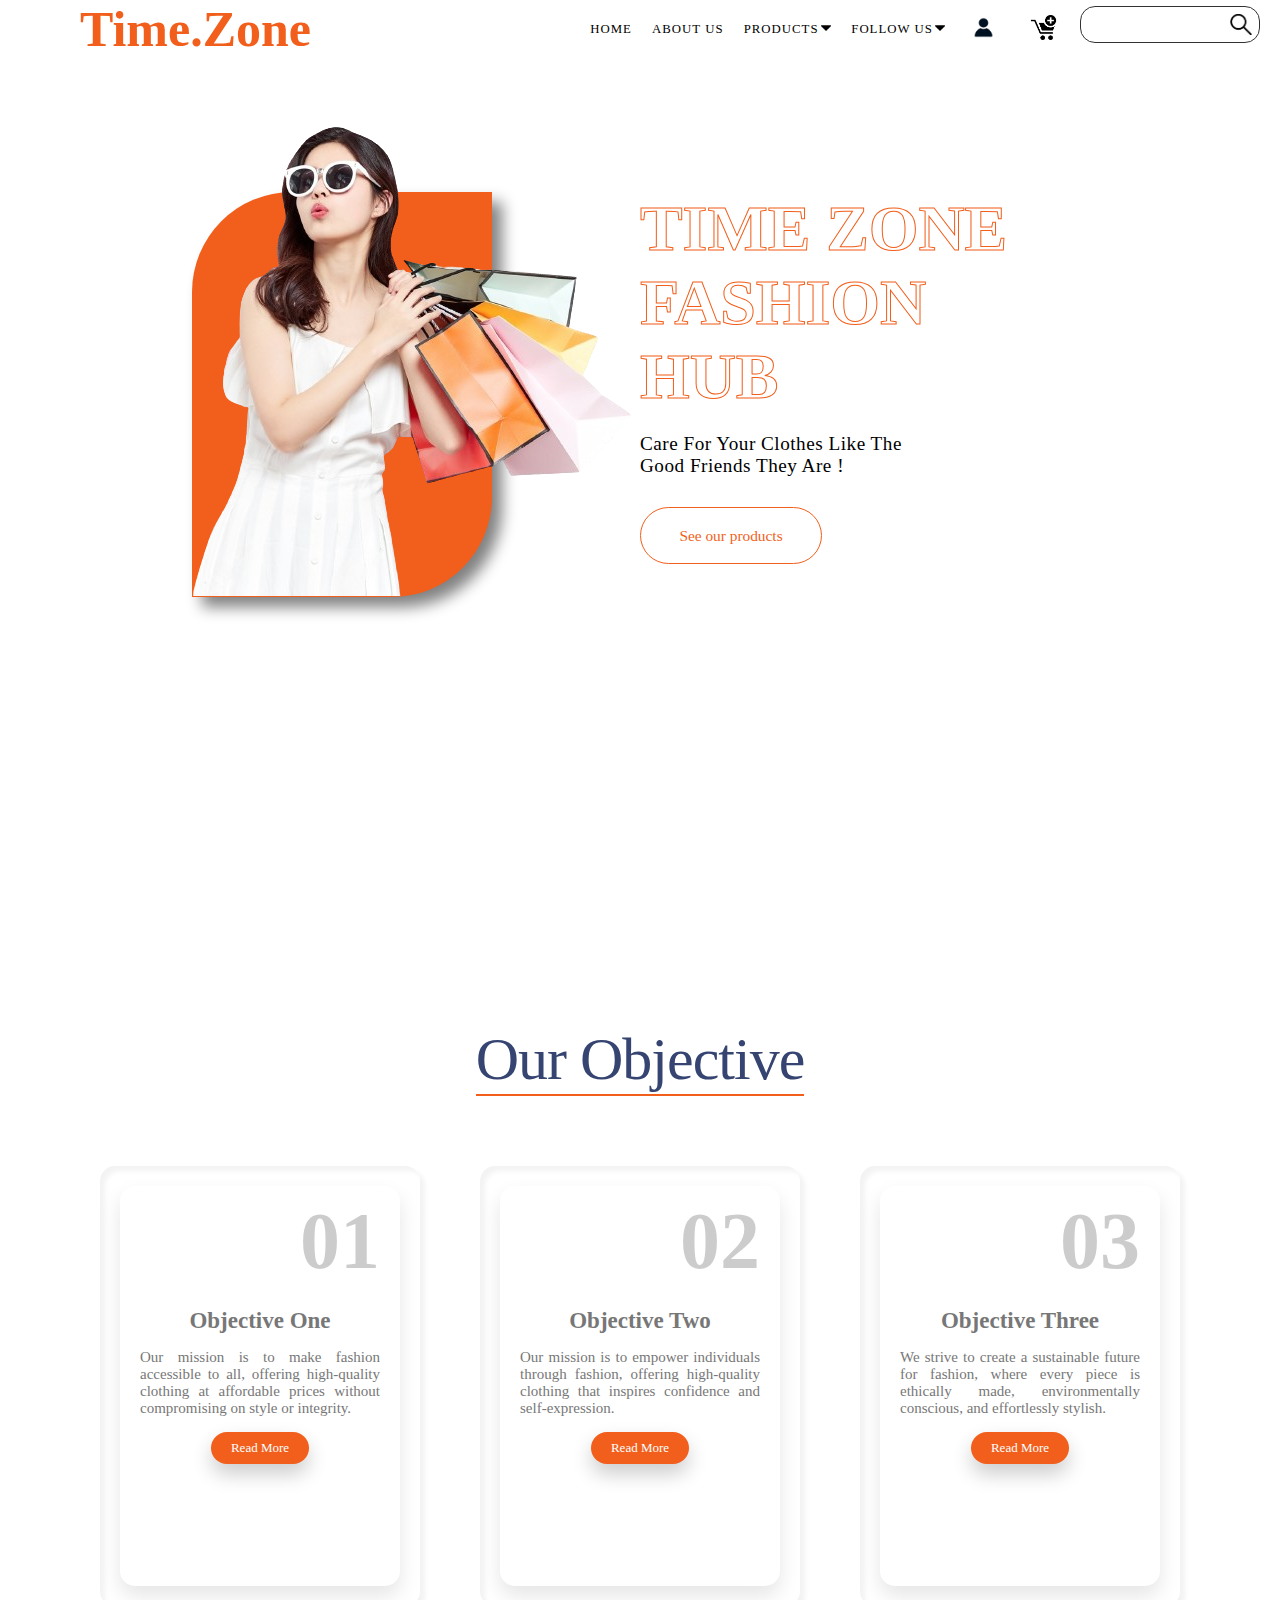
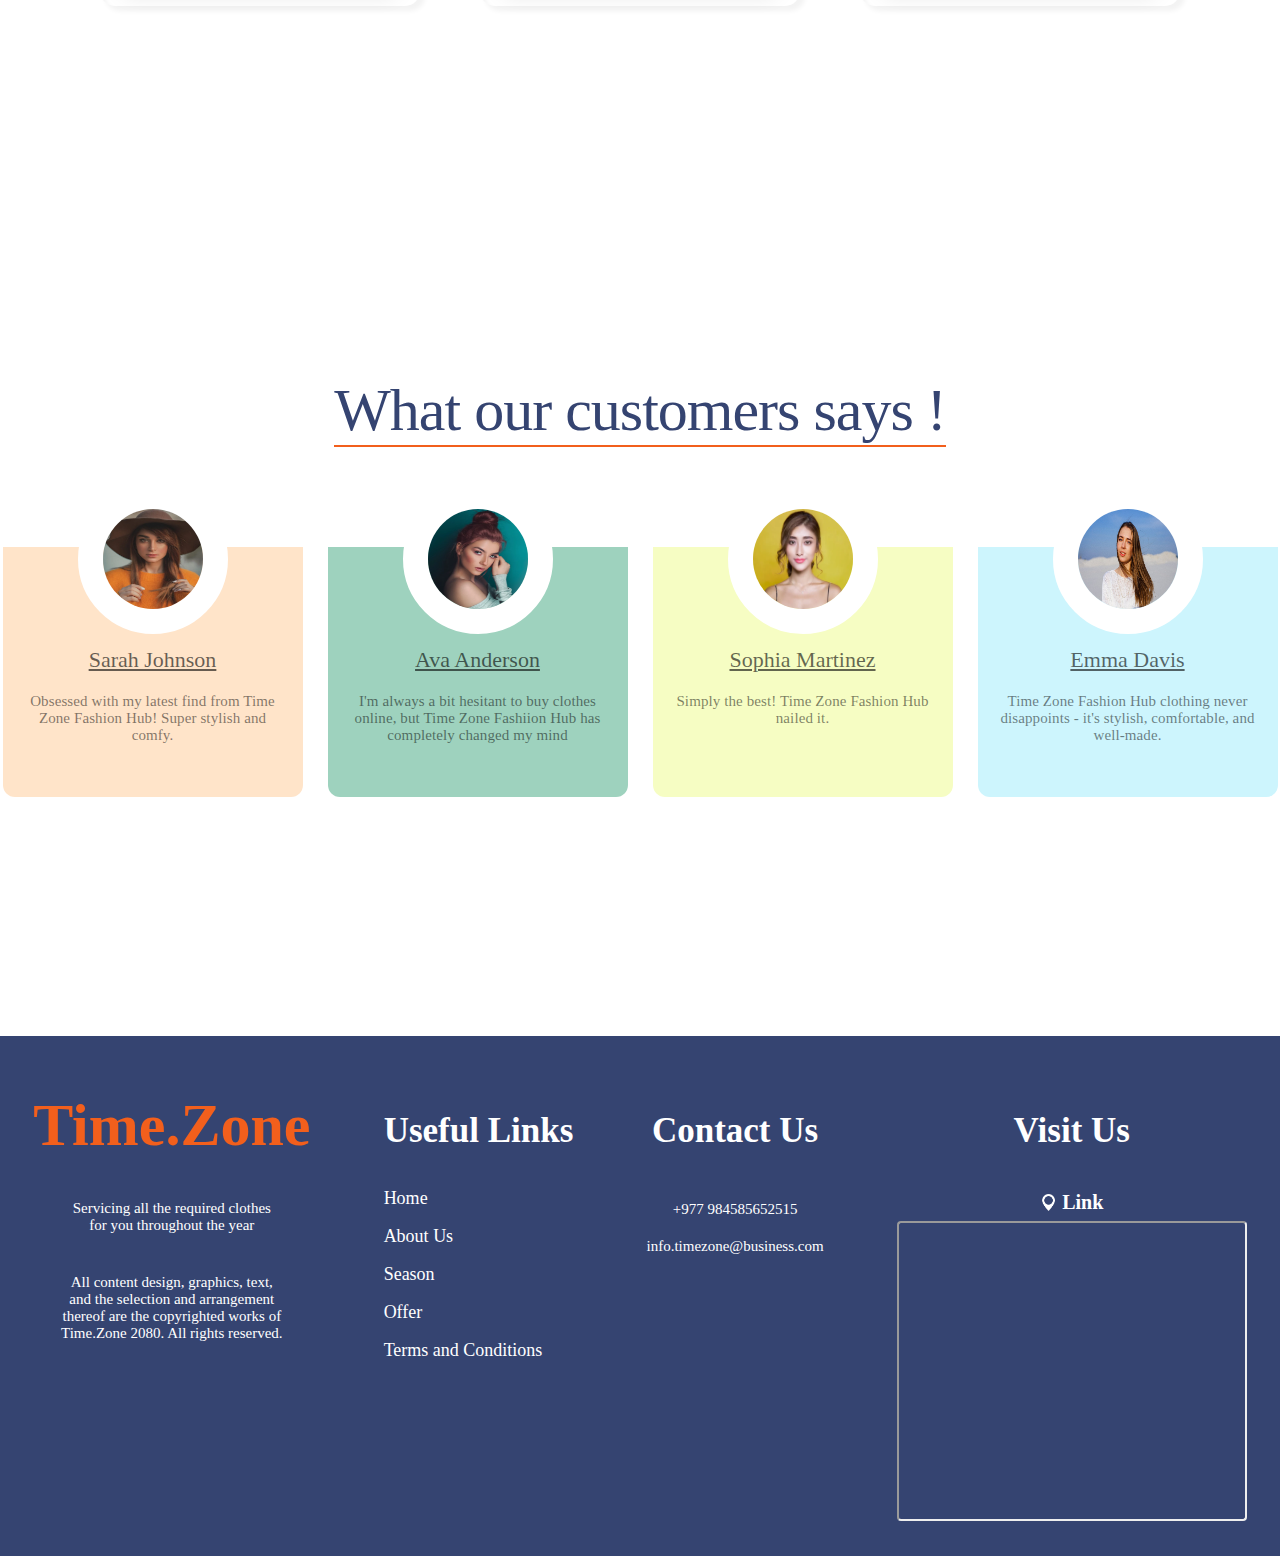
<file: about.html>
<!DOCTYPE html>
<html lang="en" id="about_us">
  <head>
    <meta charset="UTF-8" />
    <meta name="viewport" content="width=device-width, initial-scale=1.0" />
    <title>About-Us</title>
    <link rel="stylesheet" href="style.css" />
    <link rel="stylesheet" href="responsive.css" />
  </head>
  <body>
    <header class="active">
      <div id="logo-title">
        <a href="#"><h1>Time.Zone</h1></a>
      </div>
      <div id="navigation">
        <ul class="menu">
          <li class="active"><a href="index.html">Home</a></li>
          <li class="about-us">
            <a href="about.html">About Us</a>
          </li>
          <li class="season-products">
            <a href="#">Products</a>
            <img src="ImageGallery/sort-down.png" alt="Sort down image" />
            <div class="sub-menu">
              <ul>
                <li><a href="winter.html">Winter Clothes</a></li>
                <li><a href="summer.html">Summer Clothes</a></li>
              </ul>
            </div>
          </li>
          <li class="follow">
            <a href="#">Follow Us</a>
            <img src="ImageGallery/sort-down.png" alt="Sort down image" />
            <div class="social-icon">
              <a
                href="https://www.facebook.com/"
                target="_blank"
                rel="noopener noreferrer"
                ><img src="ImageGallery/facebook.png" alt="facebook Image "
              /></a>
              <a
                href="https://www.instagram.com/"
                target="_blank"
                rel="noopener noreferrer"
                ><img src="ImageGallery/insta.png" alt="Instagram Image"
              /></a>
              <a
                href="https://github.com/ "
                target="_blank"
                rel="noopener noreferrer"
                ><img src="ImageGallery/github.png" alt="Github Image"
              /></a>
              <a
                href="https://www.linkedin.com/"
                target="_blank"
                rel="noopener noreferrer"
                ><img src="ImageGallery/linkedin.png" alt="LinkedIn Image"
              /></a>
            </div>
          </li>
          <li class="person-icon">
            <a href="signin.html" target="_blank" rel="noopener noreferrer"
              ><img
                src="ImageGallery/person-icon-image.png"
                alt="Person Profile Image"
            /></a>
          </li>
          <li class="add-icon">
            <a href="adddtocart.html"
              ><img src="ImageGallery/add-to-cart-img.png" alt="Cart Image"
            /></a>
          </li>
        </ul>
        <div class="input-search">
          <input type="text" />
          <img src="ImageGallery/search.png" alt="Search Image" />
        </div>
      </div>
      <div id="strip">
        <img class="strip-active" src="ImageGallery/menu.png" alt="Strip" />
        <img
          class="crossline"
          src="ImageGallery/crossnav.png"
          alt="cross line"
        />
        <div id="navigation-drop">
          <div class="menu-drop">
            <ul class="navbar-list">
              <li class="navbar-link"><a href="index.html">Home</a></li>
              <li class="navbar-link"><a href="about.html">About Us</a></li>
              <li class="parent_menu">
                <a href="winter.html">Products</a>
                <div id="submenu_products">
                  <ul>
                    <li><a href="winter.html">Winter Products</a></li>
                    <li><a href="summer.html">Summer Products</a></li>
                  </ul>
                </div>
              </li>
              <li><a href="#">Contact Us</a></li>
              <li class="socialMenu">
                <a href="index.html">Follow Us</a>
                <div id="socialpages">
                  <ul>
                    <li>
                      <a href="ImageGallery/facebook.png"
                        ><img src="ImageGallery/facebook.png" alt="facebook"
                      /></a>
                    </li>
                    <li>
                      <a href="https://www.instagram.com/"
                        ><img src="ImageGallery/insta.png" alt="instagram"
                      /></a>
                    </li>
                    <li>
                      <a href="https://www.linkedin.com/"
                        ><img src="ImageGallery/linkedin.png" alt="linkedin"
                      /></a>
                    </li>
                    <li>
                      <a href="https://github.com/"
                        ><img src="ImageGallery/github.png" alt="github"
                      /></a>
                    </li>
                  </ul>
                </div>
              </li>
              <li>
                <div id="loginimages">
                  <div id="profile">
                    <a href="signin.html">Sign In</a>
                    <a href="signin.html"
                      ><img
                        src="/ImageGallery/person-icon-image.png"
                        alt="person profile image "
                    /></a>
                  </div>
                </div>
              </li>
              <li>
                <div id="addcart">
                  <div id="cart">
                    <a href="adddtocart.html">Cart</a>
                    <a href="adddtocart.html"
                      ><img
                        src="ImageGallery/add-to-cart-img.png"
                        alt="add to cart image"
                    /></a>
                  </div>
                </div>
              </li>
            </ul>
          </div>
        </div>
      </div>
    </header>
    <div id="model-display">
      <div class="model-one">
        <img class="women" src="ImageGallery/modelONE.png" alt="Women Image" />
      </div>
      <div id="titlelogo">
        <h1>time zone</h1>
        <h1>fashion</h1>
        <h1>hub</h1>

        <p>Care for your clothes like the <br />good friends they are !</p>
        <div id="btn">
          <a href="summer.html">See our products</a>
        </div>
      </div>
    </div>
    <div id="main-div">
      <h1>Our Objective</h1>
      <div id="ob-container">
        <div class="ob-card">
          <div class="ob-box">
            <div class="ob-content">
              <h2>01</h2>
              <h3>Objective One</h3>
              <p>
                Our mission is to make fashion accessible to all, offering
                high-quality clothing at affordable prices without compromising
                on style or integrity.
              </p>
              <a href="#">Read More</a>
            </div>
          </div>
        </div>
        <div class="ob-card">
          <div class="ob-box">
            <div class="ob-content">
              <h2>02</h2>
              <h3>Objective Two</h3>
              <p>
                Our mission is to empower individuals through fashion, offering
                high-quality clothing that inspires confidence and
                self-expression.
              </p>
              <a href="#">Read More</a>
            </div>
          </div>
        </div>
        <div class="ob-card">
          <div class="ob-box">
            <div class="ob-content">
              <h2>03</h2>
              <h3>Objective Three</h3>
              <p>
                We strive to create a sustainable future for fashion, where
                every piece is ethically made, environmentally conscious, and
                effortlessly stylish.
              </p>
              <a href="#">Read More</a>
            </div>
          </div>
        </div>
      </div>
    </div>
    <div id="customer-main">
      <h1>What our customers says !</h1>
      <div id="cust-container">
        <div class="box-div1">
          <img
            src="ImageGallery/firstCustom.webp"
            alt="Customer Feedback Image 1"
          />
          <div class="feedbacks">
            <h3>Sarah Johnson</h3>
            <p>
              Obsessed with my latest find from Time Zone Fashion Hub! Super
              stylish and comfy.
            </p>
          </div>
        </div>
        <div class="box-div2">
          <img src="ImageGallery/second.webp" alt="Customer Feedback Image 2" />
          <div class="feedbacks">
            <h3>Ava Anderson</h3>
            <p>
              I'm always a bit hesitant to buy clothes online, but Time Zone
              Fashiion Hub has completely changed my mind
            </p>
          </div>
        </div>
        <div class="box-div3">
          <img
            src="ImageGallery/womenProfile1.webp"
            alt="Customer Feedback Image 3"
          />
          <div class="feedbacks">
            <h3>Sophia Martinez</h3>
            <p>Simply the best! Time Zone Fashion Hub nailed it.</p>
          </div>
        </div>
        <div class="box-div4">
          <img
            src="ImageGallery/lastWomen.jpeg"
            alt="Customer Feedback Image 4"
          />
          <div class="feedbacks">
            <h3>Emma Davis</h3>
            <p>
              Time Zone Fashion Hub clothing never disappoints - it's stylish,
              comfortable, and well-made.
            </p>
          </div>
        </div>
      </div>
    </div>

    <footer>
      <div class="category1">
        <div class="info1">
          <h1><a href="index.html">Time.Zone</a></h1>
          <div class="origin">
            <p>Servicing all the required clothes</p>
            <p>for you throughout the year</p>
          </div>
          <div class="copy">
            <p>All content design, graphics, text,</p>
            <p>and the selection and arrangement</p>
            <p>thereof are the copyrighted works of</p>
            <p>Time.Zone 2080. All rights reserved.</p>
          </div>
        </div>
      </div>
      <div class="category2">
        <h1>Useful Links</h1>
        <div class="menu">
          <ul>
            <li><a href="index.html">Home</a></li>
            <li><a href="about.html">About Us</a></li>
            <li><a href="summer.html">Season</a></li>
            <li><a href="index.html">Offer</a></li>
            <li><a href="about.html">Terms and Conditions</a></li>
          </ul>
        </div>
      </div>
      <div class="category3">
        <h1>Contact Us</h1>
        <div class="call">
          <p>+977 984585652515</p>
          <p>info.timezone@business.com</p>
        </div>
      </div>
      <div class="category4">
        <h1>Visit Us</h1>
        <div class="address">
          <img src="ImageGallery/location.png" alt="Location Image" />
          <h3>Link</h3>
        </div>
        <div id="location">
          <iframe
            src="https://www.google.com/maps/embed?pb=!1m18!1m12!1m3!1d4995.474386812669!2d85.32861784792648!3d27.70697781696515!2m3!1f0!2f0!3f0!3m2!1i1024!2i768!4f13.1!3m3!1m2!1s0x39eb190a692fc1c5%3A0xb1c8685679ee4aff!2sMid-Valley%20International%20College!5e0!3m2!1sen!2snp!4v1711675601899!5m2!1sen!2snp"
            allowfullscreen=""
            referrerpolicy="no-referrer-when-downgrade"
          ></iframe>
        </div>
      </div>
    </footer>
    <!-- JS for both Sign In/Up pagge and the Hamburger Menu part -->
    <script src="script.js"></script>
  </body>
</html>
</file>
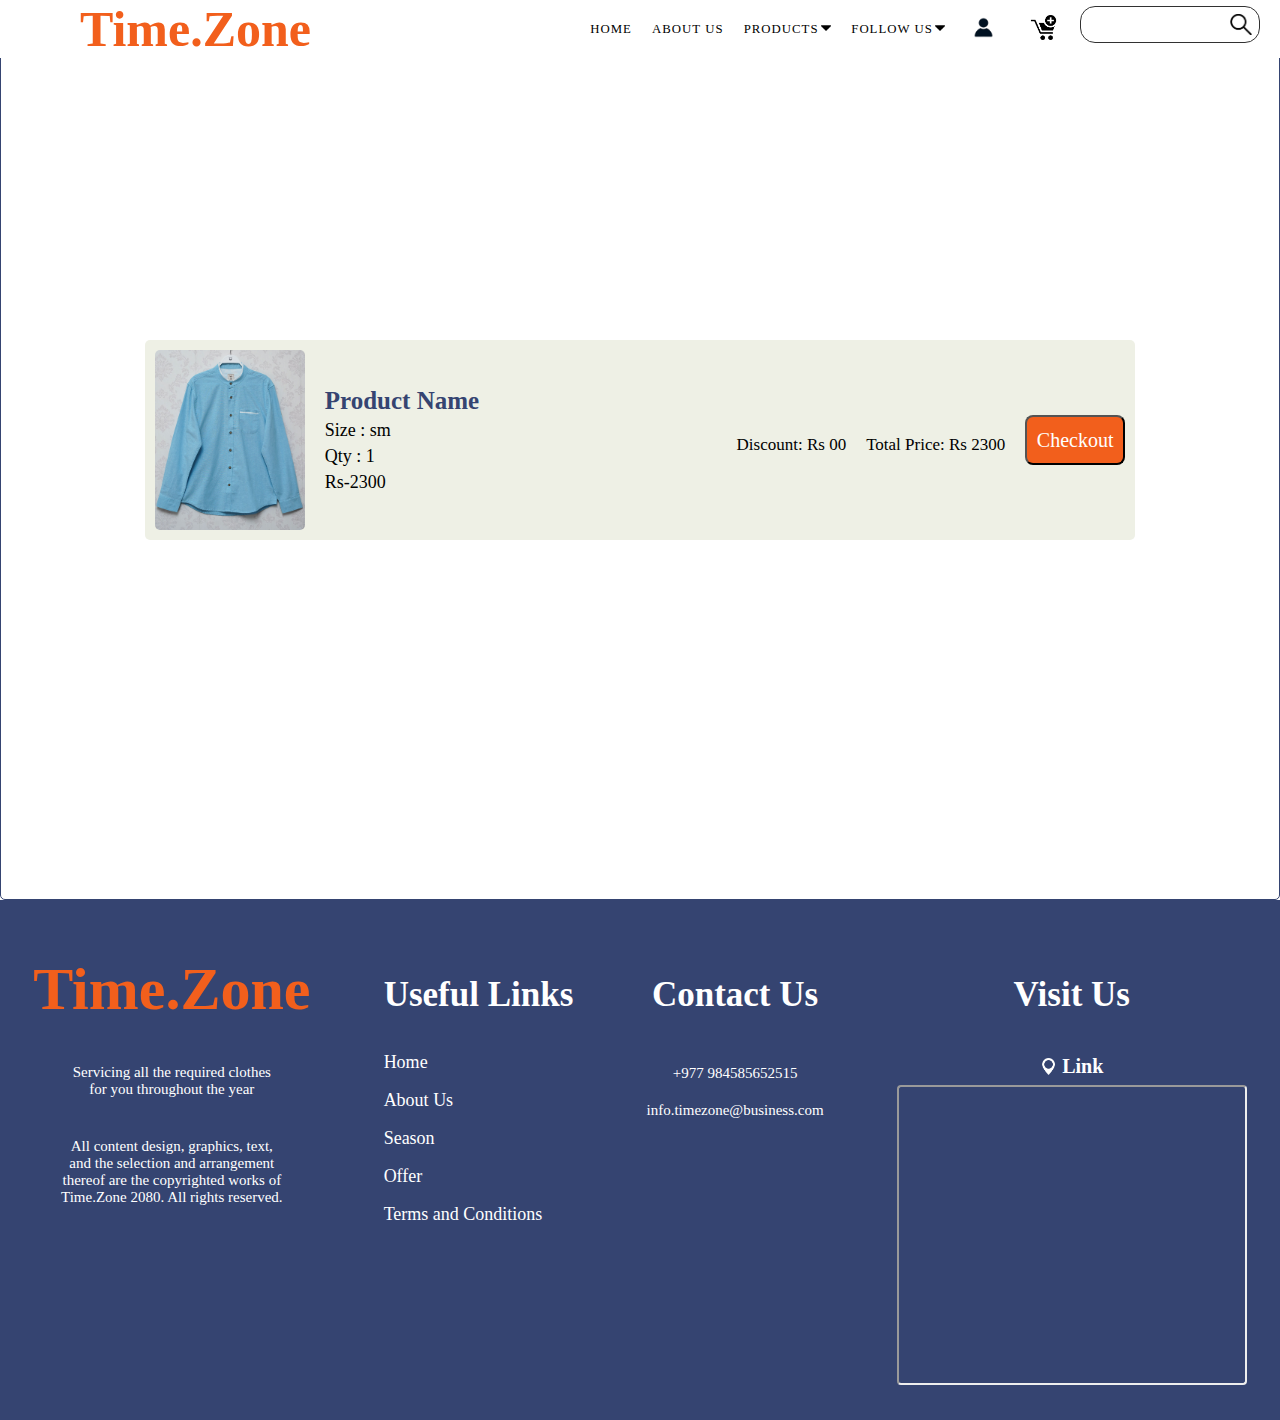
<file: adddtocart.html>
<!DOCTYPE html>
<html lang="en" id="cart__add">
  <head>
    <meta charset="UTF-8" />
    <meta name="viewport" content="width=device-width, initial-scale=1.0" />
    <title>Document</title>
    <link rel="stylesheet" href="style.css" />
    <link rel="stylesheet" href="responsive.css" />
  </head>
  <body>
    <header class="active">
      <div id="logo-title">
        <a href="#"><h1>Time.Zone</h1></a>
      </div>
      <div id="navigation">
        <ul class="menu">
          <li class="active"><a href="index.html">Home</a></li>
          <li class="about-us">
            <a href="about.html">About Us</a>
          </li>
          <li class="season-products">
            <a href="#">Products</a>
            <img src="ImageGallery/sort-down.png" alt="Sort down image" />
            <div class="sub-menu">
              <ul>
                <li><a href="winter.html">Winter Clothes</a></li>
                <li><a href="summer.html">Summer Clothes</a></li>
              </ul>
            </div>
          </li>
          <li class="follow">
            <a href="#">Follow Us</a>
            <img src="ImageGallery/sort-down.png" alt="Sort down image" />
            <div class="social-icon">
              <a
                href="https://www.facebook.com/"
                target="_blank"
                rel="noopener noreferrer"
                ><img src="ImageGallery/facebook.png" alt="facebook Image "
              /></a>
              <a
                href="https://www.instagram.com/"
                target="_blank"
                rel="noopener noreferrer"
                ><img src="ImageGallery/insta.png" alt="Instagram Image"
              /></a>
              <a
                href="https://github.com/ "
                target="_blank"
                rel="noopener noreferrer"
                ><img src="ImageGallery/github.png" alt="Github Image"
              /></a>
              <a
                href="https://www.linkedin.com/"
                target="_blank"
                rel="noopener noreferrer"
                ><img src="ImageGallery/linkedin.png" alt="LinkedIn Image"
              /></a>
            </div>
          </li>
          <li class="person-icon">
            <a href="signin.html" target="_blank" rel="noopener noreferrer"
              ><img
                src="ImageGallery/person-icon-image.png"
                alt="Person Profile Image"
            /></a>
          </li>
          <li class="add-icon">
            <a href="adddtocart.html"
              ><img src="ImageGallery/add-to-cart-img.png" alt="Cart Image"
            /></a>
          </li>
        </ul>
        <div class="input-search">
          <input type="text" />
          <img src="ImageGallery/search.png" alt="Search Image" />
        </div>
      </div>
      <div id="strip">
        <img class="strip-active" src="ImageGallery/menu.png" alt="Strip" />
        <img
          class="crossline"
          src="ImageGallery/crossnav.png"
          alt="cross line"
        />
        <div id="navigation-drop">
          <div class="menu-drop">
            <ul class="navbar-list">
              <li class="navbar-link"><a href="index.html">Home</a></li>
              <li class="navbar-link"><a href="about.html">About Us</a></li>
              <li class="parent_menu">
                <a href="winter.html">Products</a>
                <div id="submenu_products">
                  <ul>
                    <li><a href="winter.html">Winter Products</a></li>
                    <li><a href="summer.html">Summer Products</a></li>
                  </ul>
                </div>
              </li>
              <li><a href="#">Contact Us</a></li>
              <li class="socialMenu">
                <a href="index.html">Follow Us</a>
                <div id="socialpages">
                  <ul>
                    <li>
                      <a href="ImageGallery/facebook.png"
                        ><img src="ImageGallery/facebook.png" alt="facebook"
                      /></a>
                    </li>
                    <li>
                      <a href="https://www.instagram.com/"
                        ><img src="ImageGallery/insta.png" alt="instagram"
                      /></a>
                    </li>
                    <li>
                      <a href="https://www.linkedin.com/"
                        ><img src="ImageGallery/linkedin.png" alt="linkedin"
                      /></a>
                    </li>
                    <li>
                      <a href="https://github.com/"
                        ><img src="ImageGallery/github.png" alt="github"
                      /></a>
                    </li>
                  </ul>
                </div>
              </li>
              <li>
                <div id="loginimages">
                  <div id="profile">
                    <a href="signin.html">Sign In</a>
                    <a href="signin.html"
                      ><img
                        src="/ImageGallery/person-icon-image.png"
                        alt="person profile image "
                    /></a>
                  </div>
                </div>
              </li>
              <li>
                <div id="addcart">
                  <div id="cart">
                    <a href="adddtocart.html">Cart</a>
                    <a href="adddtocart.html"
                      ><img
                        src="ImageGallery/add-to-cart-img.png"
                        alt="add to cart image"
                    /></a>
                  </div>
                </div>
              </li>
            </ul>
          </div>
        </div>
      </div>
    </header>
    <div class="container">
      <div class="cart-item">
        <div class="product-image">
          <img src="/ImageGallery/collar-shirt.jpg" alt="Product Image" />
        </div>
        <div class="product-details">
          <h2>Product Name</h2>
          <p>Size : sm</p>
          <p>Qty : 1</p>
          <p>Rs-2300</p>
        </div>

        <div class="price-container">
          <p>Discount: Rs 00</p>
          <p>Total Price: Rs 2300</p>
        </div>
        <div class="payment-container">
          <button class="checkout-btn">Checkout</button>
        </div>
      </div>
    </div>
    <footer>
      <div class="category1">
        <div class="info1">
          <h1><a href="index.html">Time.Zone</a></h1>
          <div class="origin">
            <p>Servicing all the required clothes</p>
            <p>for you throughout the year</p>
          </div>
          <div class="copy">
            <p>All content design, graphics, text,</p>
            <p>and the selection and arrangement</p>
            <p>thereof are the copyrighted works of</p>
            <p>Time.Zone 2080. All rights reserved.</p>
          </div>
        </div>
      </div>
      <div class="category2">
        <h1>Useful Links</h1>
        <div class="menu">
          <ul>
            <li><a href="index.html">Home</a></li>
            <li><a href="about.html">About Us</a></li>
            <li><a href="summer.html">Season</a></li>
            <li><a href="index.html">Offer</a></li>
            <li><a href="about.html">Terms and Conditions</a></li>
          </ul>
        </div>
      </div>
      <div class="category3">
        <h1>Contact Us</h1>
        <div class="call">
          <p>+977 984585652515</p>
          <p>info.timezone@business.com</p>
        </div>
      </div>
      <div class="category4">
        <h1>Visit Us</h1>
        <div class="address">
          <img src="ImageGallery/location.png" alt="Location Image" />
          <h3>Link</h3>
        </div>
        <div id="location">
          <iframe
            src="https://www.google.com/maps/embed?pb=!1m18!1m12!1m3!1d4995.474386812669!2d85.32861784792648!3d27.70697781696515!2m3!1f0!2f0!3f0!3m2!1i1024!2i768!4f13.1!3m3!1m2!1s0x39eb190a692fc1c5%3A0xb1c8685679ee4aff!2sMid-Valley%20International%20College!5e0!3m2!1sen!2snp!4v1711675601899!5m2!1sen!2snp"
            allowfullscreen=""
            referrerpolicy="no-referrer-when-downgrade"
          ></iframe>
        </div>
      </div>
    </footer>
    <script src="script.js"></script>
  </body>
</html>
</file>
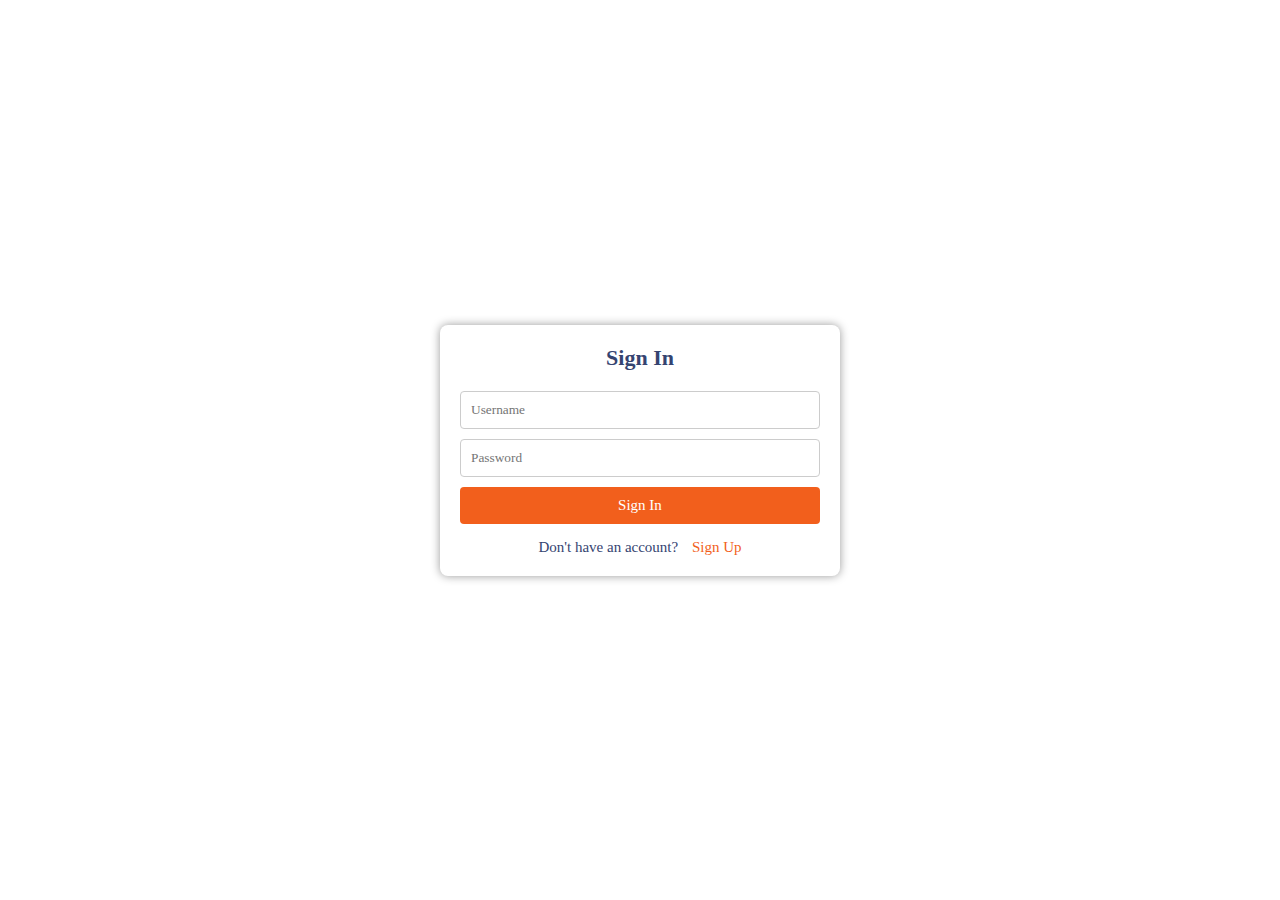
<file: signin.html>
<!DOCTYPE html>
<html lang="en" id="signin">
  <head>
    <meta charset="UTF-8" />
    <meta name="viewport" content="width=device-width, initial-scale=1.0" />
    <title>TimeZone Sign In/Sign Up</title>
    <link rel="stylesheet" href="responsive.css" />
    <link rel="stylesheet" href="style.css" />
  </head>
  <body>
    <div id="signin-main">
      <div class="signin__container">
        <form class="form" id="signin">
          <h2>Sign In</h2>
          <input type="text" placeholder="Username" required />
          <input type="password" placeholder="Password" required />
          <button type="submit">Sign In</button>
          <p>Don't have an account? <a href="#" id="signup-link">Sign Up</a></p>
        </form>
        <form class="form hidden" id="signup">
          <h2>Sign Up</h2>
          <input type="text" placeholder="Username" required />
          <input type="email" placeholder="Email" required />
          <input type="password" placeholder="Password" required />

          <button type="submit">Sign Up</button>
          <p>
            Already have an account? <a href="#" id="signin-link">Sign In</a>
          </p>
        </form>
      </div>
    </div>
    <script src="script.js"></script>
  </body>
</html>
</file>
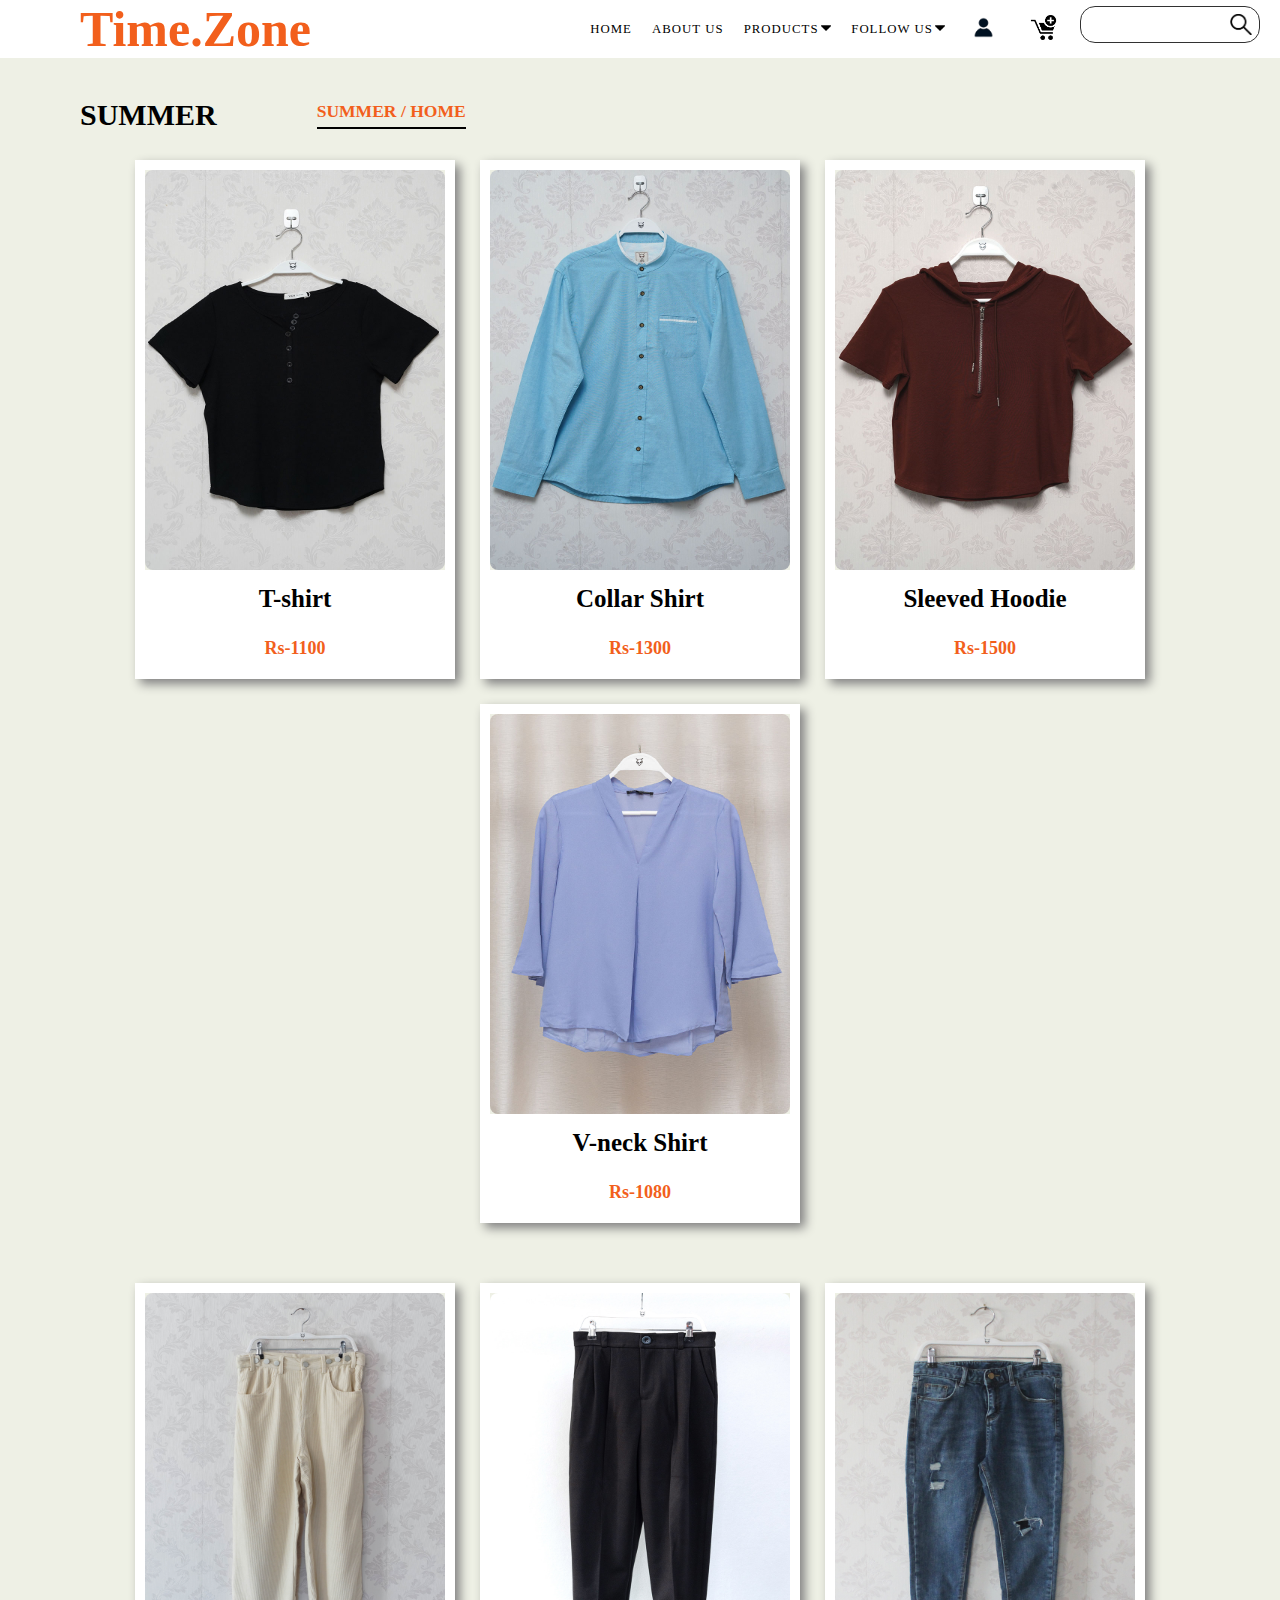
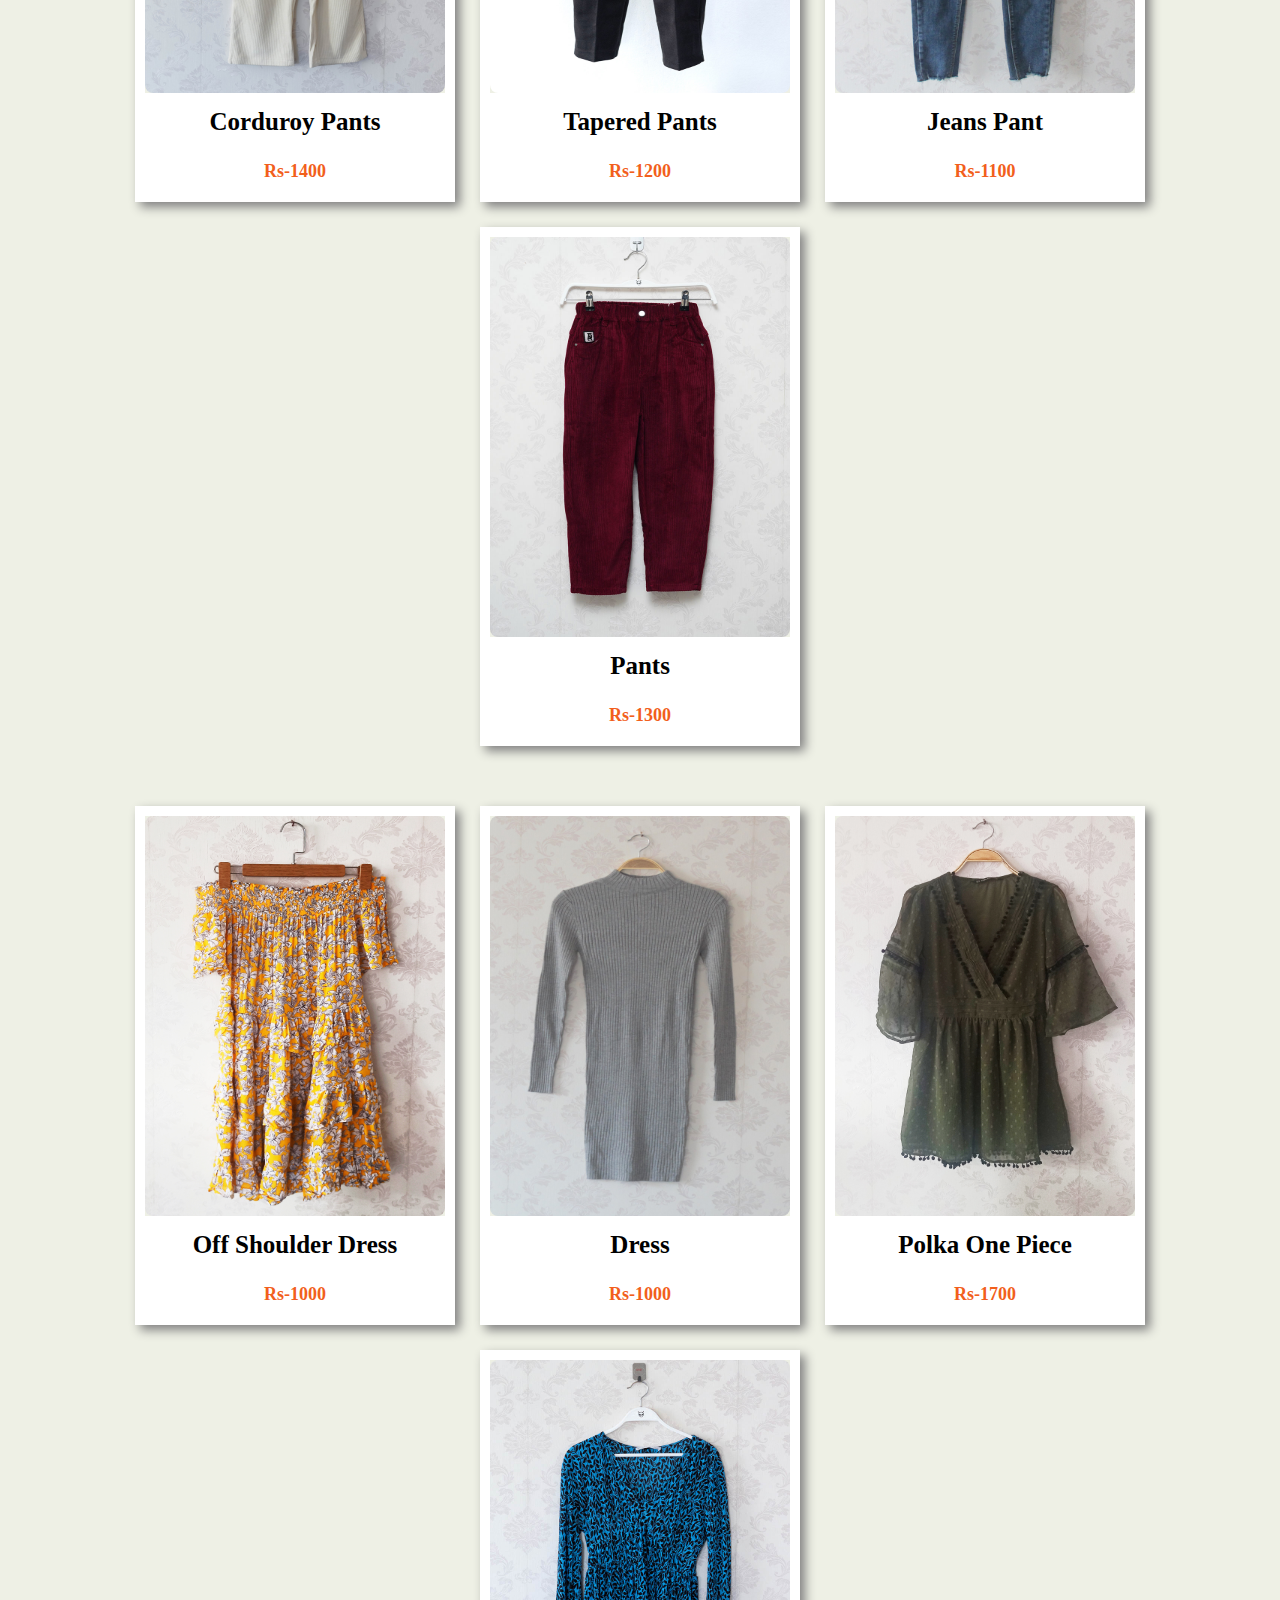
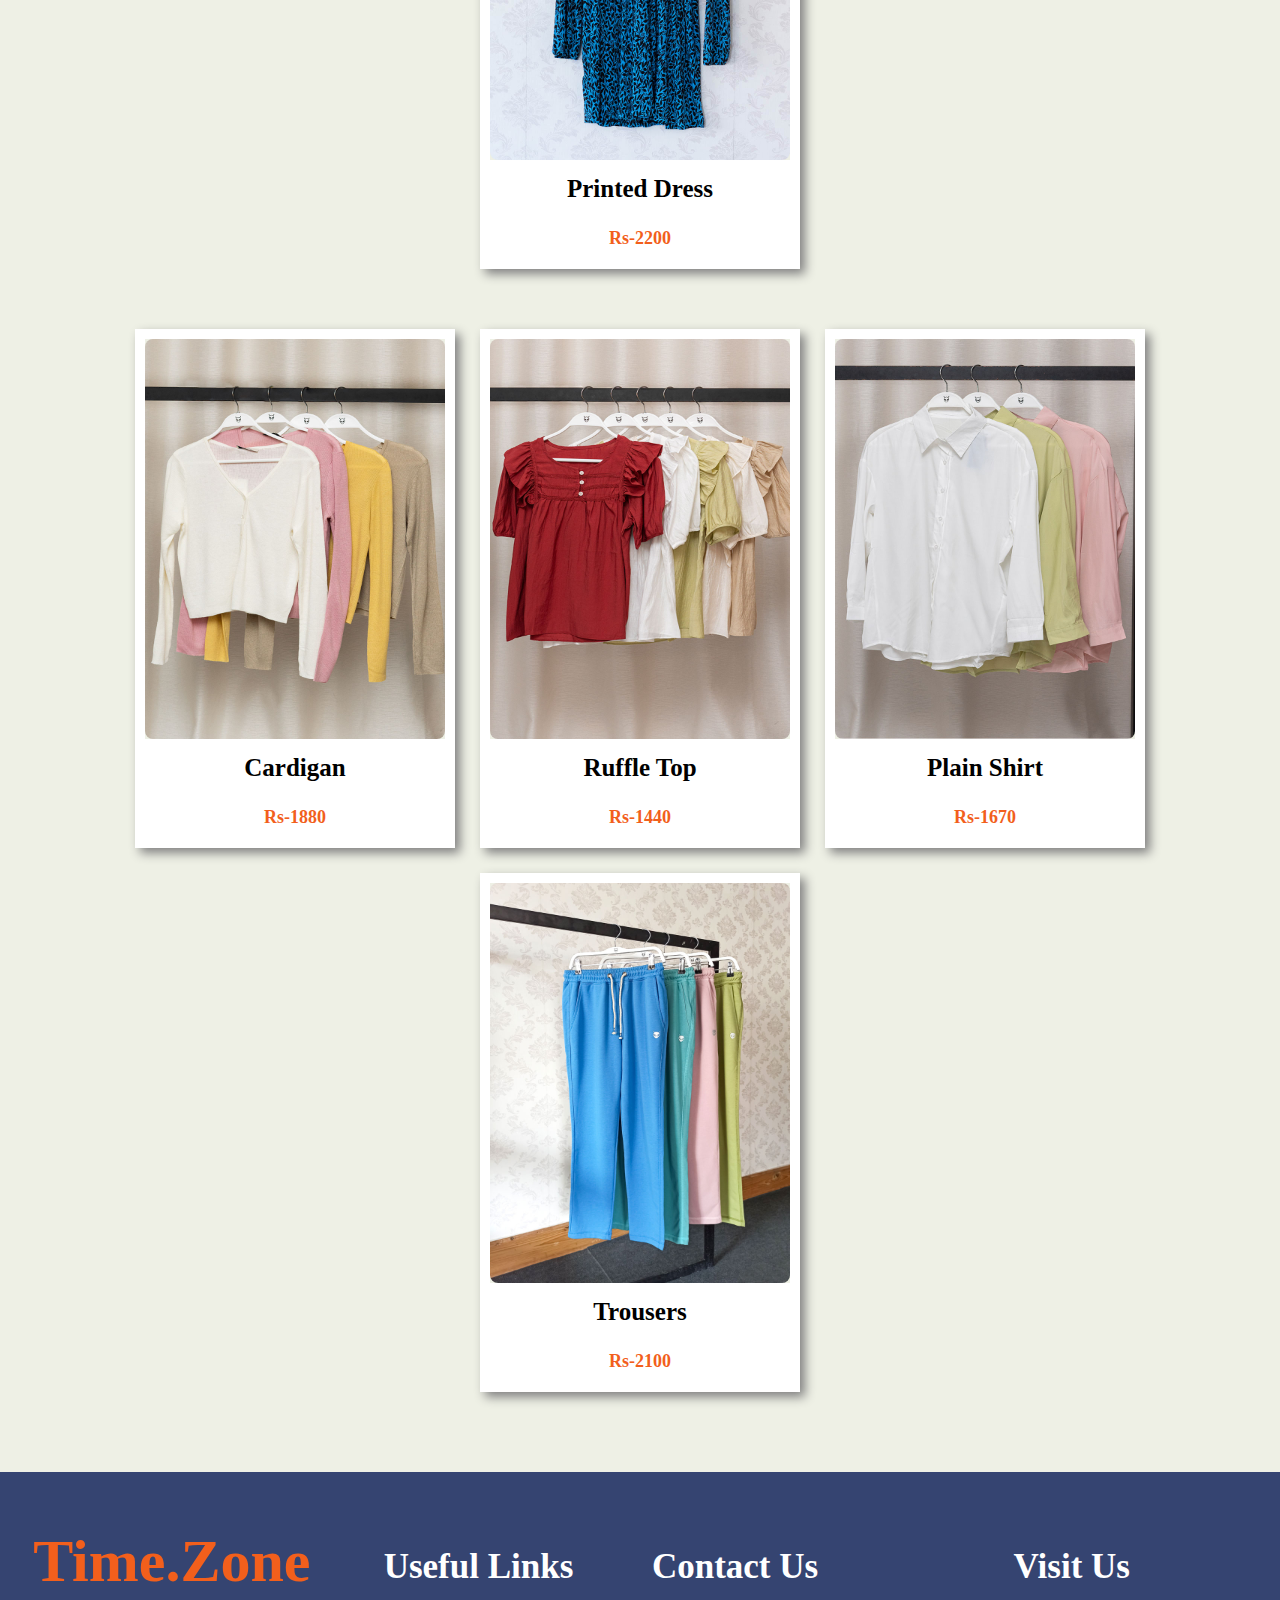
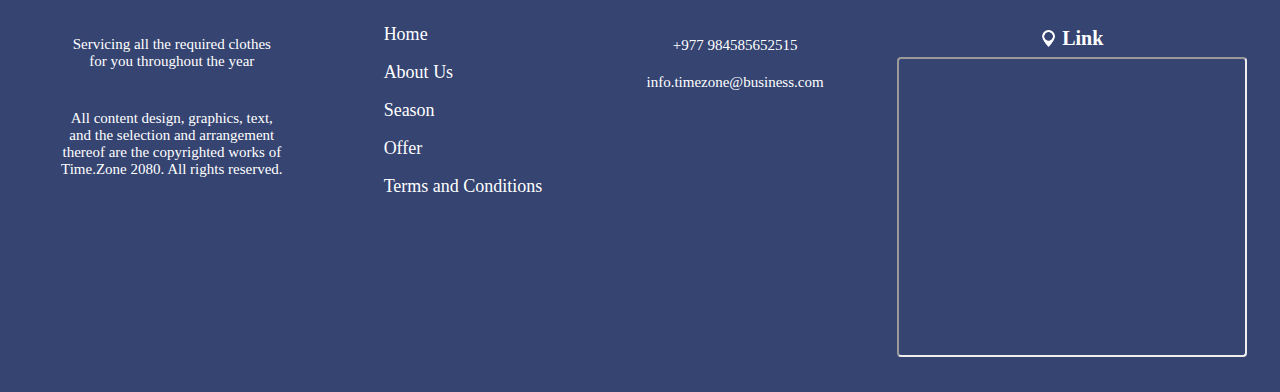
<file: summer.html>
<!DOCTYPE html>
<html lang="en" id="summer__products">
  <head>
    <meta charset="UTF-8" />
    <meta name="viewport" content="width=device-width, initial-scale=1.0" />
    <title>T.Zone Summer</title>
    <link rel="stylesheet" href="style.css" />
    <link rel="stylesheet" href="responsive.css" />
  </head>
  <body>
    <header class="active">
      <div id="logo-title">
        <a href="#"><h1>Time.Zone</h1></a>
      </div>
      <div id="navigation">
        <ul class="menu">
          <li class="active"><a href="index.html">Home</a></li>
          <li class="about-us">
            <a href="about.html">About Us</a>
          </li>
          <li class="season-products">
            <a href="#">Products</a>
            <img src="ImageGallery/sort-down.png" alt="Sort down image" />
            <div class="sub-menu">
              <ul>
                <li><a href="winter.html">Winter Clothes</a></li>
                <li><a href="summer.html">Summer Clothes</a></li>
              </ul>
            </div>
          </li>
          <li class="follow">
            <a href="#">Follow Us</a>
            <img src="ImageGallery/sort-down.png" alt="Sort down image" />
            <div class="social-icon">
              <a
                href="https://www.facebook.com/"
                target="_blank"
                rel="noopener noreferrer"
                ><img src="ImageGallery/facebook.png" alt="facebook Image "
              /></a>
              <a
                href="https://www.instagram.com/"
                target="_blank"
                rel="noopener noreferrer"
                ><img src="ImageGallery/insta.png" alt="Instagram Image"
              /></a>
              <a
                href="https://github.com/ "
                target="_blank"
                rel="noopener noreferrer"
                ><img src="ImageGallery/github.png" alt="Github Image"
              /></a>
              <a
                href="https://www.linkedin.com/"
                target="_blank"
                rel="noopener noreferrer"
                ><img src="ImageGallery/linkedin.png" alt="LinkedIn Image"
              /></a>
            </div>
          </li>
          <li class="person-icon">
            <a href="signin.html" target="_blank" rel="noopener noreferrer"
              ><img
                src="ImageGallery/person-icon-image.png"
                alt="Person Profile Image"
            /></a>
          </li>
          <li class="add-icon">
            <a href="adddtocart.html"
              ><img src="ImageGallery/add-to-cart-img.png" alt="Cart Image"
            /></a>
          </li>
        </ul>
        <div class="input-search">
          <input type="text" />
          <img src="ImageGallery/search.png" alt="Search Image" />
        </div>
      </div>
      <div id="strip">
        <img class="strip-active" src="ImageGallery/menu.png" alt="Strip" />
        <img
          class="crossline"
          src="ImageGallery/crossnav.png"
          alt="cross line"
        />
        <div id="navigation-drop">
          <div class="menu-drop">
            <ul class="navbar-list">
              <li class="navbar-link"><a href="index.html">Home</a></li>
              <li class="navbar-link"><a href="about.html">About Us</a></li>
              <li class="parent_menu">
                <a href="winter.html">Products</a>
                <div id="submenu_products">
                  <ul>
                    <li><a href="winter.html">Winter Products</a></li>
                    <li><a href="summer.html">Summer Products</a></li>
                  </ul>
                </div>
              </li>
              <li><a href="#">Contact Us</a></li>
              <li class="socialMenu">
                <a href="index.html">Follow Us</a>
                <div id="socialpages">
                  <ul>
                    <li>
                      <a href="ImageGallery/facebook.png"
                        ><img src="ImageGallery/facebook.png" alt="facebook"
                      /></a>
                    </li>
                    <li>
                      <a href="https://www.instagram.com/"
                        ><img src="ImageGallery/insta.png" alt="instagram"
                      /></a>
                    </li>
                    <li>
                      <a href="https://www.linkedin.com/"
                        ><img src="ImageGallery/linkedin.png" alt="linkedin"
                      /></a>
                    </li>
                    <li>
                      <a href="https://github.com/"
                        ><img src="ImageGallery/github.png" alt="github"
                      /></a>
                    </li>
                  </ul>
                </div>
              </li>
              <li>
                <div id="loginimages">
                  <div id="profile">
                    <a href="signin.html">Sign In</a>
                    <a href="signin.html"
                      ><img
                        src="/ImageGallery/person-icon-image.png"
                        alt="person profile image "
                    /></a>
                  </div>
                </div>
              </li>
              <li>
                <div id="addcart">
                  <div id="cart">
                    <a href="adddtocart.html">Cart</a>
                    <a href="adddtocart.html"
                      ><img
                        src="ImageGallery/add-to-cart-img.png"
                        alt="add to cart image"
                    /></a>
                  </div>
                </div>
              </li>
            </ul>
          </div>
        </div>
      </div>
    </header>
    <div id="fashion-clothes">
      <div class="heading">
        <div class="head-title"><h1>Summer</h1></div>
        <div class="head-text"><h3>Summer / Home</h3></div>
      </div>
      <div id="summer-products">
        <div class="products-layer-two">
          <div class="shirt">
            <div class="outfit2">
              <a href="SummerP1.html"
                ><img src="ImageGallery/tshirt.jpg" alt="outfit"
              /></a>
            </div>
            <div class="price">
              <h2>T-shirt</h2>
              <h3>Rs-1100</h3>
            </div>
          </div>
          <div class="shirt">
            <div class="outfit2">
              <a href="summerP2.html">
                <img src="ImageGallery/collar-shirt.jpg" alt="outfit"
              /></a>
            </div>
            <div class="price">
              <h2>Collar Shirt</h2>
              <h3>Rs-1300</h3>
            </div>
          </div>
          <div class="shirt">
            <div class="outfit2">
              <a href="SummerP3.html">
                <img src="ImageGallery/half-sleeved-hoodie.jpg" alt="outfit"
              /></a>
            </div>
            <div class="price">
              <h2>Sleeved Hoodie</h2>
              <h3>Rs-1500</h3>
            </div>
          </div>
          <div class="shirt last-child">
            <div class="outfit2">
              <a href="SummerP4.html">
                <img src="ImageGallery/v-neck-shirt.jpg" alt="outfit" />
              </a>
            </div>
            <div class="price">
              <h2>V-neck Shirt</h2>
              <h3>Rs-1080</h3>
            </div>
          </div>
        </div>
        <div class="products-layer-one">
          <div class="pants">
            <div class="outfit1">
              <a href="SummerC.html"
                ><img src="ImageGallery/corduroyPants.jpg" alt="outfit"
              /></a>
            </div>
            <div class="price">
              <h2>Corduroy Pants</h2>
              <h3>Rs-1400</h3>
            </div>
          </div>
          <div class="pants">
            <div class="outfit1">
              <a href="summerT.html"
                ><img src="ImageGallery/taperedPants.jpg" alt="outfit"
              /></a>
            </div>
            <div class="price">
              <h2>Tapered Pants</h2>
              <h3>Rs-1200</h3>
            </div>
          </div>
          <div class="pants">
            <div class="outfit1">
              <a href="summerJ.html"
                ><img src="ImageGallery/jeans.jpg" alt="outfit"
              /></a>
            </div>
            <div class="price">
              <h2>Jeans Pant</h2>
              <h3>Rs-1100</h3>
            </div>
          </div>
          <div class="pants last-child">
            <div class="outfit1">
              <a href="summerP.html"
                ><img src="ImageGallery/pull-on-pants.jpg" alt="outfit"
              /></a>
            </div>
            <div class="price">
              <h2>Pants</h2>
              <h3>Rs-1300</h3>
            </div>
          </div>
        </div>
        <div class="products-layer-zero">
          <div class="top-dress">
            <div class="outfit0">
              <a href="SummerO.html"
                ><img src="ImageGallery/off-shoulder.jpg" alt="outfit"
              /></a>
            </div>
            <div class="price">
              <h2>Off Shoulder Dress</h2>
              <h3>Rs-1000</h3>
            </div>
          </div>
          <div class="top-dress">
            <div class="outfit0">
              <a href="summerD.html"
                ><img src="ImageGallery/SweaterDress.jpg" alt="outfit"
              /></a>
            </div>
            <div class="price">
              <h2>Dress</h2>
              <h3>Rs-1000</h3>
            </div>
          </div>
          <div class="top-dress">
            <div class="outfit0">
              <a href="SummerPo.html"
                ><img src="ImageGallery/polka.jpg" alt="outfit"
              /></a>
            </div>
            <div class="price">
              <h2>Polka One Piece</h2>
              <h3>Rs-1700</h3>
            </div>
          </div>
          <div class="top-dress last-child">
            <div class="outfit0">
              <a href="summerPr.html"
                ><img src="ImageGallery/printed-dress.jpg" alt="outfit"
              /></a>
            </div>
            <div class="price">
              <h2>Printed Dress</h2>
              <h3>Rs-2200</h3>
            </div>
          </div>
        </div>
        <div class="products-layer-set">
          <div class="full-set">
            <div class="outfit-set">
              <a href="summerCa.html"
                ><img src="ImageGallery/Cardigan.jpg" alt="outfit"
              /></a>
            </div>
            <div class="price">
              <h2>Cardigan</h2>
              <h3>Rs-1880</h3>
            </div>
          </div>
          <div class="full-set">
            <div class="outfit-set">
              <a href="summerR.html"
                ><img src="ImageGallery/top-set.jpg" alt="outfit"
              /></a>
            </div>
            <div class="price">
              <h2>Ruffle Top</h2>
              <h3>Rs-1440</h3>
            </div>
          </div>
          <div class="full-set">
            <div class="outfit-set">
              <a href="summerpl.html"
                ><img src="ImageGallery/plain-shirt.jpg" alt="outfit"
              /></a>
            </div>
            <div class="price">
              <h2>Plain Shirt</h2>
              <h3>Rs-1670</h3>
            </div>
          </div>
          <div class="full-set last-child">
            <div class="outfit-set">
              <a href="summerTro.html"
                ><img src="ImageGallery/trousers.jpg" alt="outfit"
              /></a>
            </div>
            <div class="price">
              <h2>Trousers</h2>
              <h3>Rs-2100</h3>
            </div>
          </div>
        </div>
      </div>
    </div>
    <footer>
      <div class="category1">
        <div class="info1">
          <h1><a href="index.html">Time.Zone</a></h1>
          <div class="origin">
            <p>Servicing all the required clothes</p>
            <p>for you throughout the year</p>
          </div>
          <div class="copy">
            <p>All content design, graphics, text,</p>
            <p>and the selection and arrangement</p>
            <p>thereof are the copyrighted works of</p>
            <p>Time.Zone 2080. All rights reserved.</p>
          </div>
        </div>
      </div>
      <div class="category2">
        <h1>Useful Links</h1>
        <div class="menu">
          <ul>
            <li><a href="index.html">Home</a></li>
            <li><a href="about.html">About Us</a></li>
            <li><a href="summer.html">Season</a></li>
            <li><a href="index.html">Offer</a></li>
            <li><a href="about.html">Terms and Conditions</a></li>
          </ul>
        </div>
      </div>
      <div class="category3">
        <h1>Contact Us</h1>
        <div class="call">
          <p>+977 984585652515</p>
          <p>info.timezone@business.com</p>
        </div>
      </div>
      <div class="category4">
        <h1>Visit Us</h1>
        <div class="address">
          <img src="ImageGallery/location.png" alt="Location Image" />
          <h3>Link</h3>
        </div>
        <div id="location">
          <iframe
            src="https://www.google.com/maps/embed?pb=!1m18!1m12!1m3!1d4995.474386812669!2d85.32861784792648!3d27.70697781696515!2m3!1f0!2f0!3f0!3m2!1i1024!2i768!4f13.1!3m3!1m2!1s0x39eb190a692fc1c5%3A0xb1c8685679ee4aff!2sMid-Valley%20International%20College!5e0!3m2!1sen!2snp!4v1711675601899!5m2!1sen!2snp"
            allowfullscreen=""
            referrerpolicy="no-referrer-when-downgrade"
          ></iframe>
        </div>
      </div>
    </footer>
    <script src="script.js"></script>
  </body>
</html>
</file>
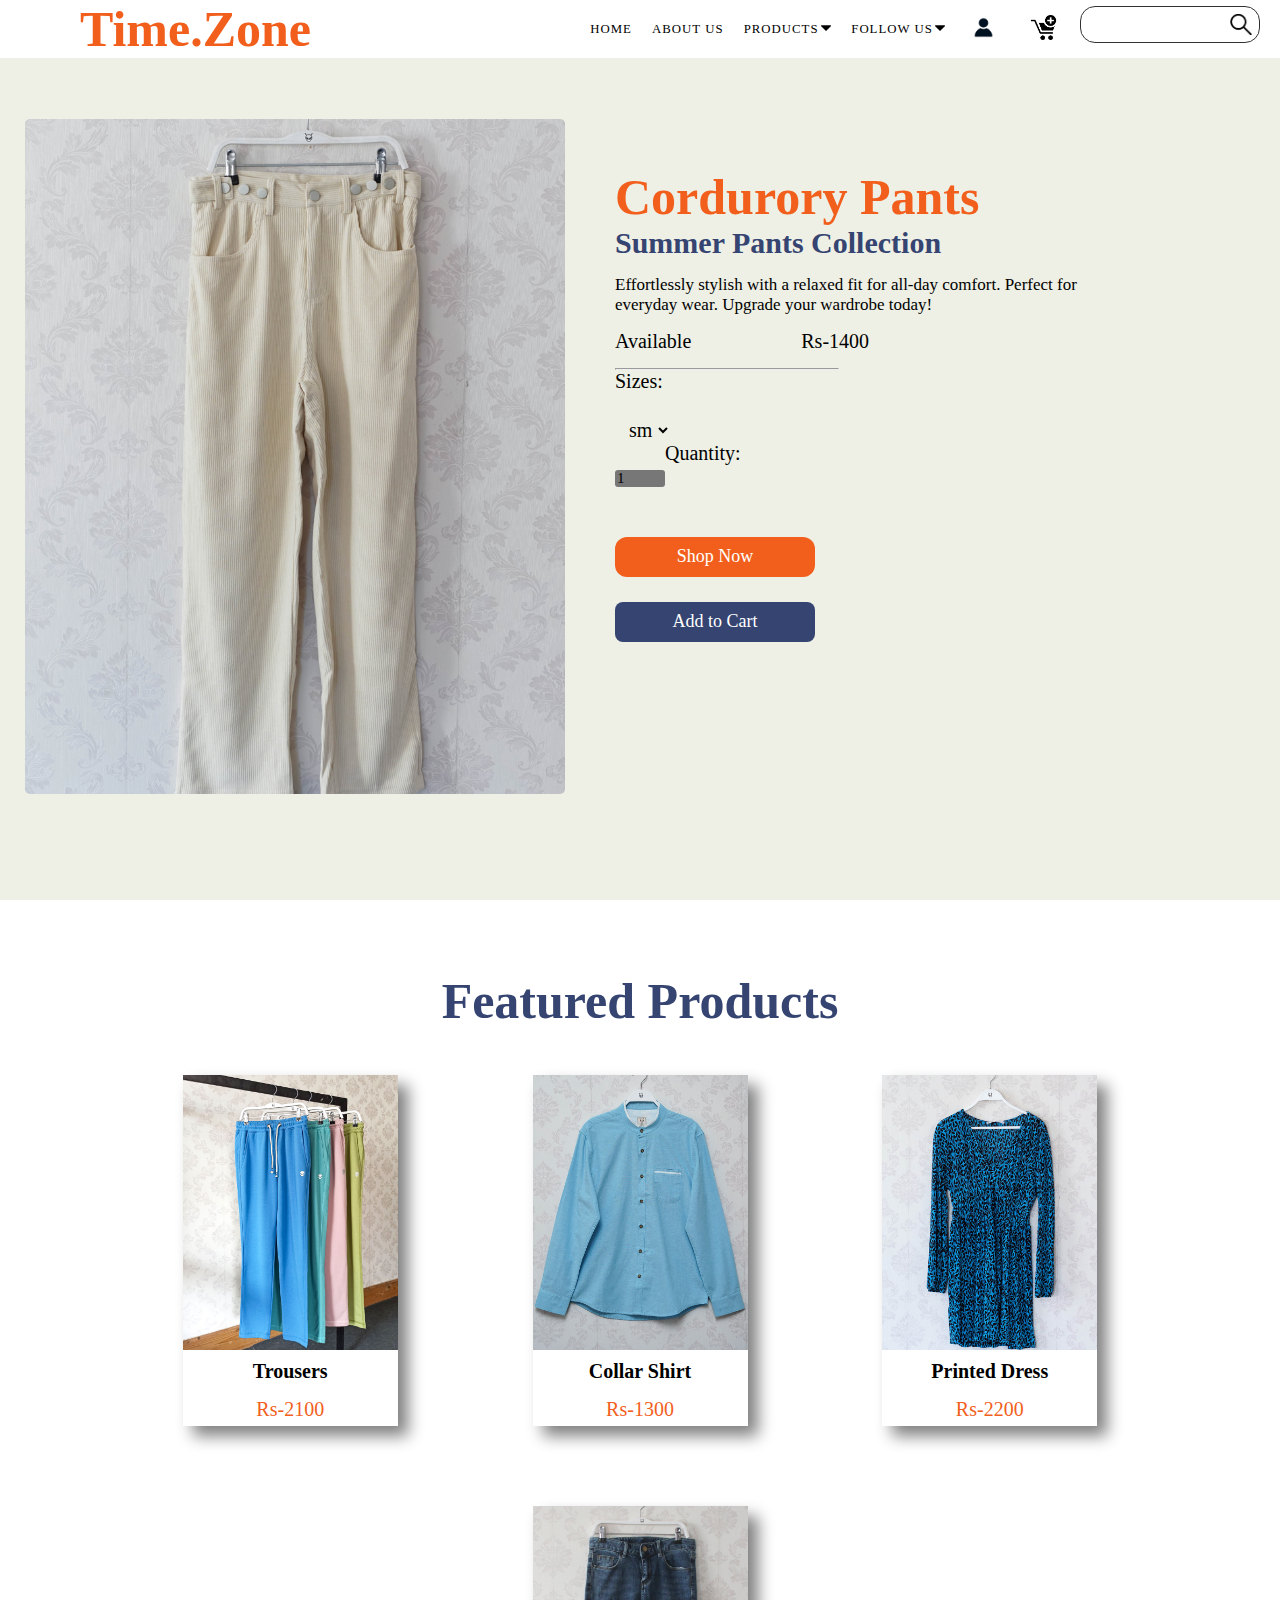
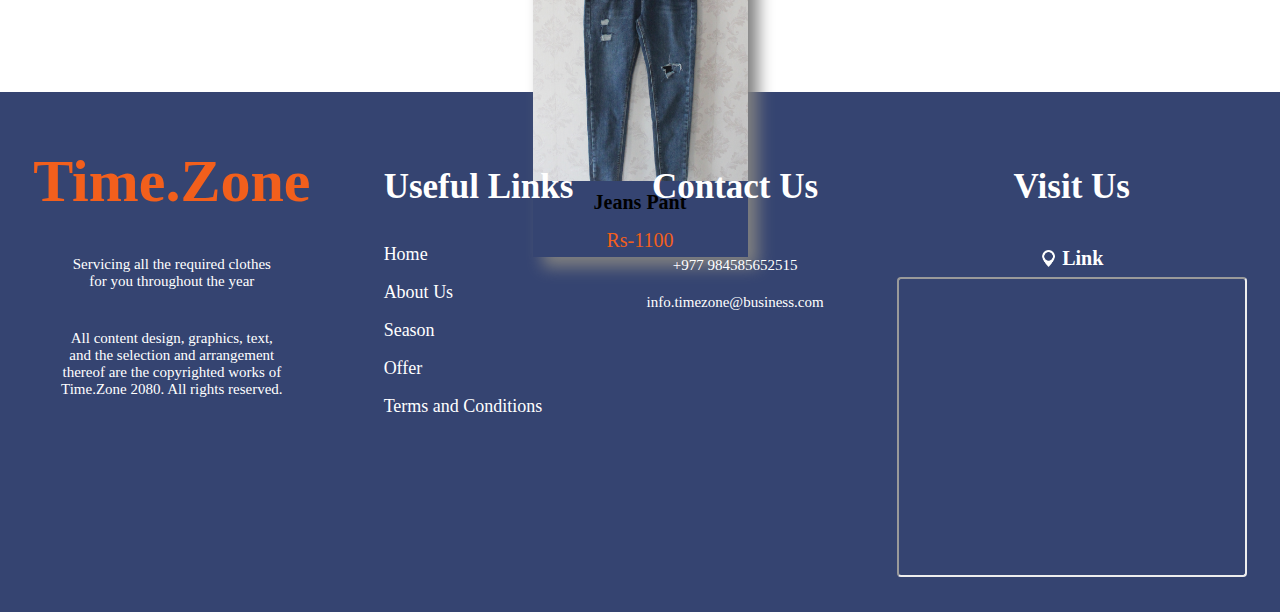
<file: SummerC.html>
<!DOCTYPE html>
<html lang="en" class="summer__products">
  <head>
    <meta charset="UTF-8" />
    <meta name="viewport" content="width=device-width, initial-scale=1.0" />
    <title>Products</title>
    <link rel="stylesheet" href="style.css" />
    <link rel="stylesheet" href="responsive.css" />
  </head>
  <body>
    <header class="active">
      <div id="logo-title">
        <a href="#"><h1>Time.Zone</h1></a>
      </div>
      <div id="navigation">
        <ul class="menu">
          <li class="active"><a href="index.html">Home</a></li>
          <li class="about-us">
            <a href="about.html">About Us</a>
          </li>
          <li class="season-products">
            <a href="#">Products</a>
            <img src="ImageGallery/sort-down.png" alt="Sort down image" />
            <div class="sub-menu">
              <ul>
                <li><a href="winter.html">Winter Clothes</a></li>
                <li><a href="summer.html">Summer Clothes</a></li>
              </ul>
            </div>
          </li>
          <li class="follow">
            <a href="#">Follow Us</a>
            <img src="ImageGallery/sort-down.png" alt="Sort down image" />
            <div class="social-icon">
              <a
                href="https://www.facebook.com/"
                target="_blank"
                rel="noopener noreferrer"
                ><img src="ImageGallery/facebook.png" alt="facebook Image "
              /></a>
              <a
                href="https://www.instagram.com/"
                target="_blank"
                rel="noopener noreferrer"
                ><img src="ImageGallery/insta.png" alt="Instagram Image"
              /></a>
              <a
                href="https://github.com/ "
                target="_blank"
                rel="noopener noreferrer"
                ><img src="ImageGallery/github.png" alt="Github Image"
              /></a>
              <a
                href="https://www.linkedin.com/"
                target="_blank"
                rel="noopener noreferrer"
                ><img src="ImageGallery/linkedin.png" alt="LinkedIn Image"
              /></a>
            </div>
          </li>
          <li class="person-icon">
            <a href="signin.html" target="_blank" rel="noopener noreferrer"
              ><img
                src="ImageGallery/person-icon-image.png"
                alt="Person Profile Image"
            /></a>
          </li>
          <li class="add-icon">
            <a href="adddtocart.html"
              ><img src="ImageGallery/add-to-cart-img.png" alt="Cart Image"
            /></a>
          </li>
        </ul>
        <div class="input-search">
          <input type="text" />
          <img src="ImageGallery/search.png" alt="Search Image" />
        </div>
      </div>
      <div id="strip">
        <img class="strip-active" src="ImageGallery/menu.png" alt="Strip" />
        <img
          class="crossline"
          src="ImageGallery/crossnav.png"
          alt="cross line"
        />
        <div id="navigation-drop">
          <div class="menu-drop">
            <ul class="navbar-list">
              <li class="navbar-link"><a href="index.html">Home</a></li>
              <li class="navbar-link"><a href="about.html">About Us</a></li>
              <li class="parent_menu">
                <a href="winter.html">Products</a>
                <div id="submenu_products">
                  <ul>
                    <li><a href="winter.html">Winter Products</a></li>
                    <li><a href="summer.html">Summer Products</a></li>
                  </ul>
                </div>
              </li>
              <li><a href="#">Contact Us</a></li>
              <li class="socialMenu">
                <a href="index.html">Follow Us</a>
                <div id="socialpages">
                  <ul>
                    <li>
                      <a href="ImageGallery/facebook.png"
                        ><img src="ImageGallery/facebook.png" alt="facebook"
                      /></a>
                    </li>
                    <li>
                      <a href="https://www.instagram.com/"
                        ><img src="ImageGallery/insta.png" alt="instagram"
                      /></a>
                    </li>
                    <li>
                      <a href="https://www.linkedin.com/"
                        ><img src="ImageGallery/linkedin.png" alt="linkedin"
                      /></a>
                    </li>
                    <li>
                      <a href="https://github.com/"
                        ><img src="ImageGallery/github.png" alt="github"
                      /></a>
                    </li>
                  </ul>
                </div>
              </li>
              <li>
                <div id="loginimages">
                  <div id="profile">
                    <a href="signin.html">Sign In</a>
                    <a href="signin.html"
                      ><img
                        src="/ImageGallery/person-icon-image.png"
                        alt="person profile image "
                    /></a>
                  </div>
                </div>
              </li>
              <li>
                <div id="addcart">
                  <div id="cart">
                    <a href="adddtocart.html">Cart</a>
                    <a href="adddtocart.html"
                      ><img
                        src="ImageGallery/add-to-cart-img.png"
                        alt="add to cart image"
                    /></a>
                  </div>
                </div>
              </li>
            </ul>
          </div>
        </div>
      </div>
    </header>
    <!-- Product details -->
    <section class="products">
      <div class="products__wrapper product_page__wrapper">
        <div class="product__image">
          <img src="../ImageGallery/corduroyPants.jpg" alt="Pants" />
        </div>
        <div class="product__description">
          <div class="product__content1">
            <div class="product__name-box">
              <h2 class="product__title-main">Cordurory Pants</h2>
              <p class="product__subtitle-main">Summer Pants Collection</p>
              <p></p>
              <p class="product__paragraph">
                Effortlessly stylish with a relaxed fit for all-day comfort.
                Perfect for everyday wear. Upgrade your wardrobe today!
              </p>
            </div>
            <div class="product__price">
              <p class="product__available">Available</p>
              <p class="product__amount">Rs-1400</p>
            </div>
            <hr class="product__hr" />
            <div class="product__shop-now">
              <label class="product__label1">Sizes:</label>
              <select name="brands" class="product__input1">
                <option value="sm">sm</option>
                <option value="l">l</option>
                <option value="xl">xl</option>
                <option value="2xl">2xl</option>
              </select>

              <label for="Quantity" class="product__label2">Quantity:</label>
              <input
                type="number"
                name="Quantity"
                id="Quantity"
                min="1"
                max="31"
                step="1"
                value="1"
                class="product__input2"
              />
            </div>
            <div class="product__page__button">
              <a href="#" class="button_1 product_page-shop-btn">Shop Now</a>
              <a href="#" class="button_1 product_page-shop-btn-cart"
                >Add to Cart</a
              >
            </div>
          </div>
        </div>
      </div>
    </section>

    <!--  Similar Products -->

    <section class="similar-products feature__products">
      <div class="similar__container similar__grid product_page__wrapper">
        <h2 class="similar__products__title">Featured Products</h2>
        <!-- <hr class="similar__hr"> -->
        <div class="row">
          <div class="col-1 similar__columns">
            <a href="summerTro.html" class="similar__product__link">
              <img src="../ImageGallery/trousers.jpg" alt="Trousers" />
              <h4>Trousers</h4>
              <p>Rs-2100</p>
            </a>
          </div>
          <div class="col-2 similar__columns">
            <a href="summerP2.html" class="similar__product__link">
              <img src="../ImageGallery/collar-shirt.jpg" alt="Collar Shirt" />
              <h4>Collar Shirt</h4>
              <p>Rs-1300</p>
            </a>
          </div>
          <div class="col-3 similar__columns">
            <a href="summerPr.html" class="similar__product__link">
              <img src="../ImageGallery/printed-dress.jpg" alt="T-shirt" />
              <h4>Printed Dress</h4>
              <p>Rs-2200</p>
            </a>
          </div>
          <div class="col-4 similar__columns">
            <a href="summerJ.html" class="similar__product__link">
              <img src="../ImageGallery/jeans.jpg" alt="jeans pants" />
              <h4>Jeans Pant</h4>
              <p>Rs-1100</p>
            </a>
          </div>
        </div>
      </div>
    </section>
    <footer>
      <div class="category1">
        <div class="info1">
          <h1><a href="index.html">Time.Zone</a></h1>
          <div class="origin">
            <p>Servicing all the required clothes</p>
            <p>for you throughout the year</p>
          </div>
          <div class="copy">
            <p>All content design, graphics, text,</p>
            <p>and the selection and arrangement</p>
            <p>thereof are the copyrighted works of</p>
            <p>Time.Zone 2080. All rights reserved.</p>
          </div>
        </div>
      </div>
      <div class="category2">
        <h1>Useful Links</h1>
        <div class="menu">
          <ul>
            <li><a href="index.html">Home</a></li>
            <li><a href="about.html">About Us</a></li>
            <li><a href="summer.html">Season</a></li>
            <li><a href="index.html">Offer</a></li>
            <li><a href="index.html">Terms and Conditions</a></li>
          </ul>
        </div>
      </div>
      <div class="category3">
        <h1>Contact Us</h1>
        <div class="call">
          <p>+977 984585652515</p>
          <p>info.timezone@business.com</p>
        </div>
      </div>
      <div class="category4">
        <h1>Visit Us</h1>
        <div class="address">
          <img src="ImageGallery/location.png" alt="Location Image" />
          <h3>Link</h3>
        </div>
        <div id="location">
          <iframe
            src="https://www.google.com/maps/embed?pb=!1m18!1m12!1m3!1d4995.474386812669!2d85.32861784792648!3d27.70697781696515!2m3!1f0!2f0!3f0!3m2!1i1024!2i768!4f13.1!3m3!1m2!1s0x39eb190a692fc1c5%3A0xb1c8685679ee4aff!2sMid-Valley%20International%20College!5e0!3m2!1sen!2snp!4v1711675601899!5m2!1sen!2snp"
            allowfullscreen=""
            referrerpolicy="no-referrer-when-downgrade"
          ></iframe>
        </div>
      </div>
    </footer>
    <script src="script.js"></script>
  </body>
</html>
</file>
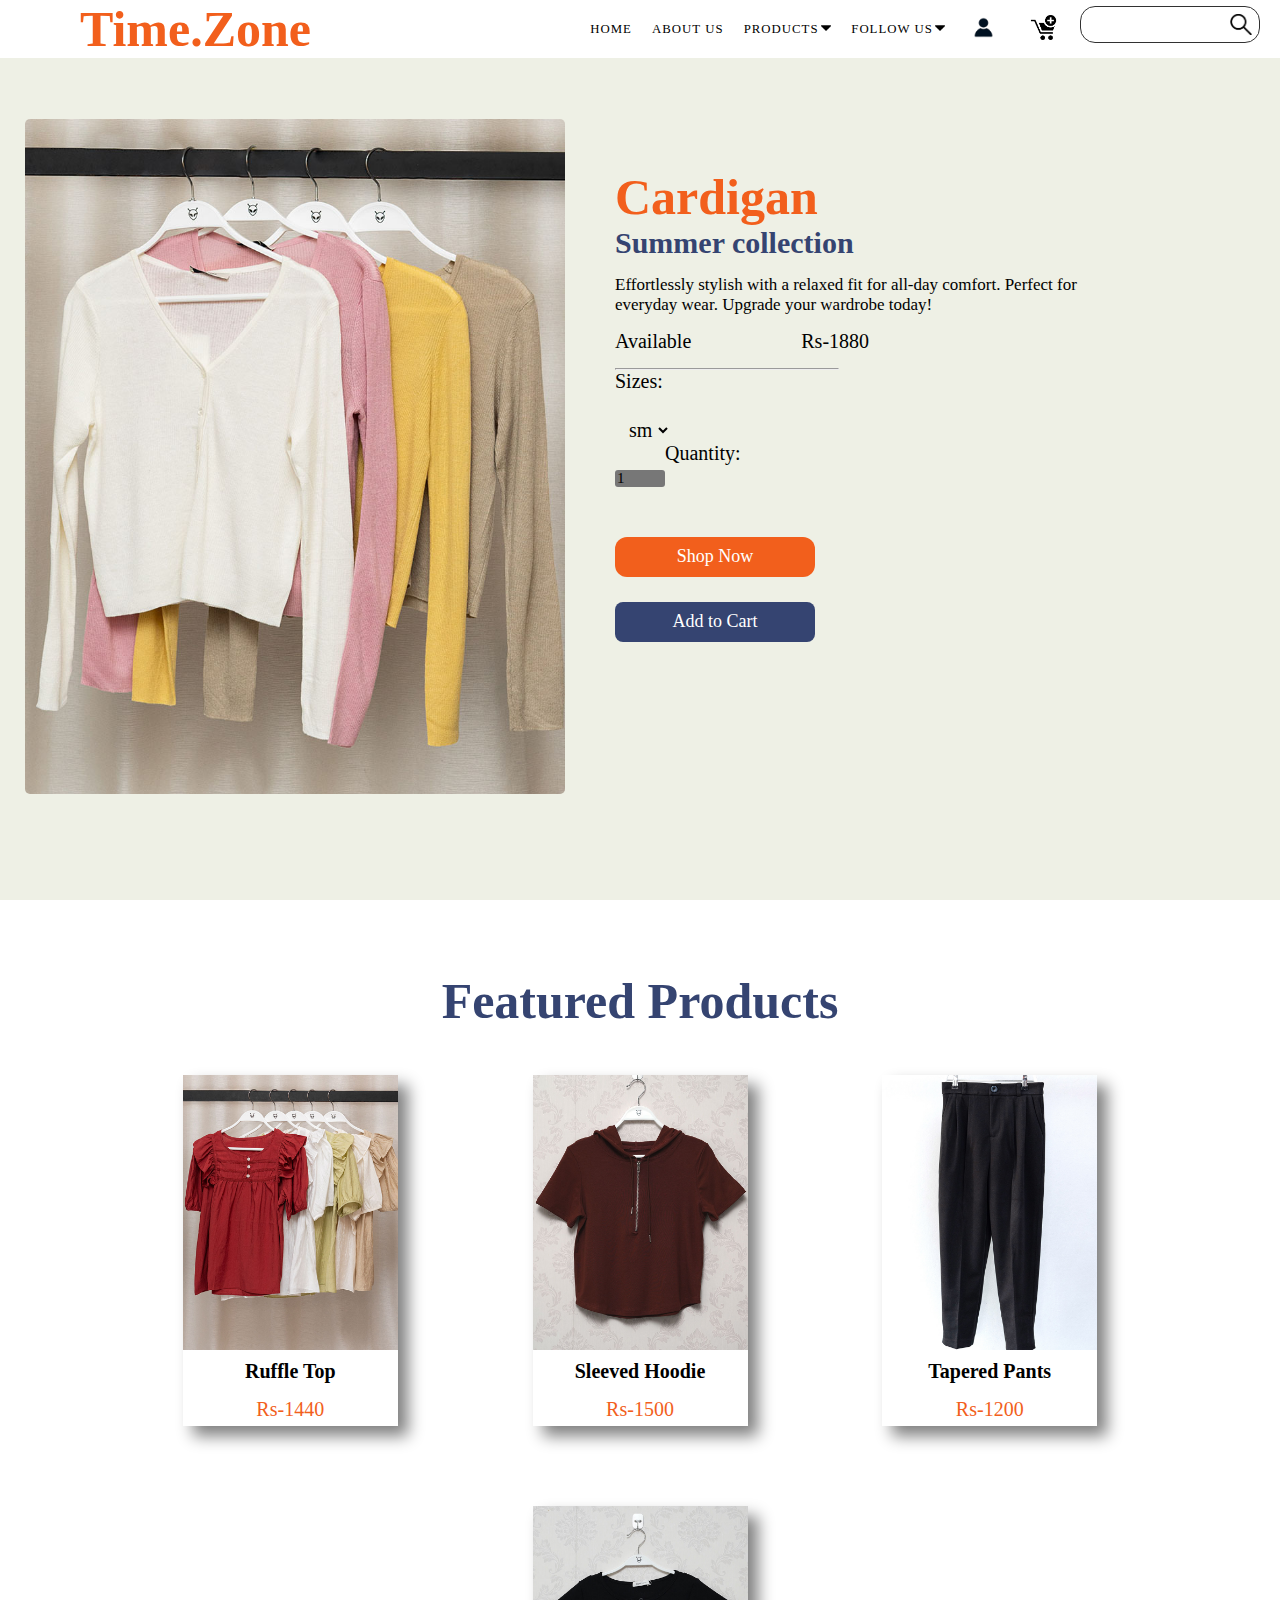
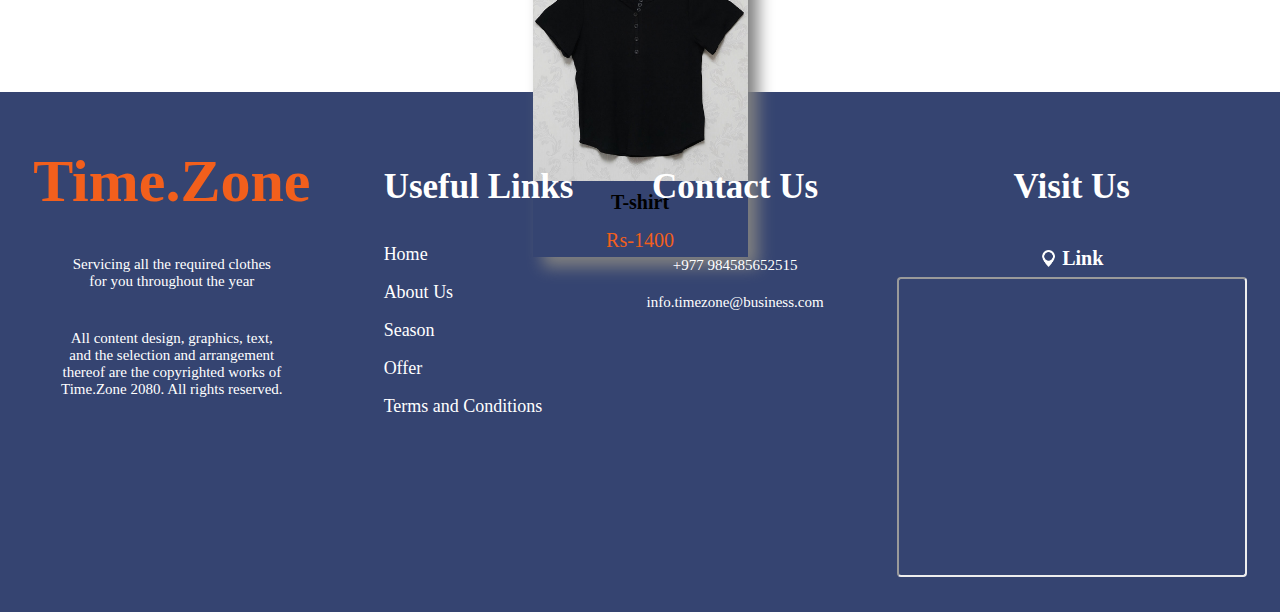
<file: summerCa.html>
<!DOCTYPE html>
<html lang="en" class="summmer__products">
  <head>
    <meta charset="UTF-8" />
    <meta name="viewport" content="width=device-width, initial-scale=1.0" />
    <title>Products</title>
    <link rel="stylesheet" href="style.css" />
    <link rel="stylesheet" href="responsive.css" />
  </head>
  <body>
    <header class="active">
      <div id="logo-title">
        <a href="#"><h1>Time.Zone</h1></a>
      </div>
      <div id="navigation">
        <ul class="menu">
          <li class="active"><a href="index.html">Home</a></li>
          <li class="about-us">
            <a href="about.html">About Us</a>
          </li>
          <li class="season-products">
            <a href="#">Products</a>
            <img src="ImageGallery/sort-down.png" alt="Sort down image" />
            <div class="sub-menu">
              <ul>
                <li><a href="winter.html">Winter Clothes</a></li>
                <li><a href="summer.html">Summer Clothes</a></li>
              </ul>
            </div>
          </li>
          <li class="follow">
            <a href="#">Follow Us</a>
            <img src="ImageGallery/sort-down.png" alt="Sort down image" />
            <div class="social-icon">
              <a
                href="https://www.facebook.com/"
                target="_blank"
                rel="noopener noreferrer"
                ><img src="ImageGallery/facebook.png" alt="facebook Image "
              /></a>
              <a
                href="https://www.instagram.com/"
                target="_blank"
                rel="noopener noreferrer"
                ><img src="ImageGallery/insta.png" alt="Instagram Image"
              /></a>
              <a
                href="https://github.com/ "
                target="_blank"
                rel="noopener noreferrer"
                ><img src="ImageGallery/github.png" alt="Github Image"
              /></a>
              <a
                href="https://www.linkedin.com/"
                target="_blank"
                rel="noopener noreferrer"
                ><img src="ImageGallery/linkedin.png" alt="LinkedIn Image"
              /></a>
            </div>
          </li>
          <li class="person-icon">
            <a href="signin.html" target="_blank" rel="noopener noreferrer"
              ><img
                src="ImageGallery/person-icon-image.png"
                alt="Person Profile Image"
            /></a>
          </li>
          <li class="add-icon">
            <a href="adddtocart.html"
              ><img src="ImageGallery/add-to-cart-img.png" alt="Cart Image"
            /></a>
          </li>
        </ul>
        <div class="input-search">
          <input type="text" />
          <img src="ImageGallery/search.png" alt="Search Image" />
        </div>
      </div>
      <div id="strip">
        <img class="strip-active" src="ImageGallery/menu.png" alt="Strip" />
        <img
          class="crossline"
          src="ImageGallery/crossnav.png"
          alt="cross line"
        />
        <div id="navigation-drop">
          <div class="menu-drop">
            <ul class="navbar-list">
              <li class="navbar-link"><a href="index.html">Home</a></li>
              <li class="navbar-link"><a href="about.html">About Us</a></li>
              <li class="parent_menu">
                <a href="winter.html">Products</a>
                <div id="submenu_products">
                  <ul>
                    <li><a href="winter.html">Winter Products</a></li>
                    <li><a href="summer.html">Summer Products</a></li>
                  </ul>
                </div>
              </li>
              <li><a href="#">Contact Us</a></li>
              <li class="socialMenu">
                <a href="index.html">Follow Us</a>
                <div id="socialpages">
                  <ul>
                    <li>
                      <a href="ImageGallery/facebook.png"
                        ><img src="ImageGallery/facebook.png" alt="facebook"
                      /></a>
                    </li>
                    <li>
                      <a href="https://www.instagram.com/"
                        ><img src="ImageGallery/insta.png" alt="instagram"
                      /></a>
                    </li>
                    <li>
                      <a href="https://www.linkedin.com/"
                        ><img src="ImageGallery/linkedin.png" alt="linkedin"
                      /></a>
                    </li>
                    <li>
                      <a href="https://github.com/"
                        ><img src="ImageGallery/github.png" alt="github"
                      /></a>
                    </li>
                  </ul>
                </div>
              </li>
              <li>
                <div id="loginimages">
                  <div id="profile">
                    <a href="signin.html">Sign In</a>
                    <a href="signin.html"
                      ><img
                        src="/ImageGallery/person-icon-image.png"
                        alt="person profile image "
                    /></a>
                  </div>
                </div>
              </li>
              <li>
                <div id="addcart">
                  <div id="cart">
                    <a href="adddtocart.html">Cart</a>
                    <a href="adddtocart.html"
                      ><img
                        src="ImageGallery/add-to-cart-img.png"
                        alt="add to cart image"
                    /></a>
                  </div>
                </div>
              </li>
            </ul>
          </div>
        </div>
      </div>
    </header>
    <!-- Product details -->
    <section class="products">
      <div class="products__wrapper product_page__wrapper">
        <div class="product__image">
          <img src="../ImageGallery/Cardigan.jpg" alt="Cardigan" />
        </div>
        <div class="product__description">
          <div class="product__content1">
            <div class="product__name-box">
              <h2 class="product__title-main">Cardigan</h2>
              <p class="product__subtitle-main">Summer collection</p>
              <p></p>
              <p class="product__paragraph">
                Effortlessly stylish with a relaxed fit for all-day comfort.
                Perfect for everyday wear. Upgrade your wardrobe today!
              </p>
            </div>
            <div class="product__price">
              <p class="product__available">Available</p>
              <p class="product__amount">Rs-1880</p>
            </div>
            <hr class="product__hr" />
            <div class="product__shop-now">
              <label class="product__label1">Sizes:</label>
              <select name="brands" class="product__input1">
                <option value="sm">sm</option>
                <option value="l">l</option>
                <option value="xl">xl</option>
                <option value="2xl">2xl</option>
              </select>

              <label for="Quantity" class="product__label2">Quantity:</label>
              <input
                type="number"
                name="Quantity"
                id="Quantity"
                min="1"
                max="31"
                step="1"
                value="1"
                class="product__input2"
              />
            </div>
            <div class="product__page__button">
              <a href="#" class="button_1 product_page-shop-btn">Shop Now</a>
              <a href="#" class="button_1 product_page-shop-btn-cart"
                >Add to Cart</a
              >
            </div>
          </div>
        </div>
      </div>
    </section>

    <!--  Similar Products -->

    <section class="similar-products feature__products">
      <div class="similar__container similar__grid product_page__wrapper">
        <h2 class="similar__products__title">Featured Products</h2>
        <!-- <hr class="similar__hr"> -->
        <div class="row">
          <div class="col-1 similar__columns">
            <a href="" class="similar__product__link">
              <img src="../ImageGallery/top-set.jpg" alt="Ruffle Top" />
              <h4>Ruffle Top</h4>
              <p>Rs-1440</p>
            </a>
          </div>
          <div class="col-2 similar__columns">
            <a href="SummerP3.html" class="similar__product__link">
              <img
                src="../ImageGallery/half-sleeved-hoodie.jpg"
                alt="sleeved hoodie"
              />
              <h4>Sleeved Hoodie</h4>
              <p>Rs-1500</p>
            </a>
          </div>
          <div class="col-3 similar__columns">
            <a href="summerT.html" class="similar__product__link">
              <img src="../ImageGallery/taperedPants.jpg" alt="Tapered Pants" />
              <h4>Tapered Pants</h4>
              <p>Rs-1200</p>
            </a>
          </div>
          <div class="col-4 similar__columns">
            <a href="SummerP1.html" class="similar__product__link">
              <img src="../ImageGallery/tshirt.jpg" alt="T-shirt" />
              <h4>T-shirt</h4>
              <p>Rs-1400</p>
            </a>
          </div>
        </div>
      </div>
    </section>
    <footer>
      <div class="category1">
        <div class="info1">
          <h1><a href="index.html">Time.Zone</a></h1>
          <div class="origin">
            <p>Servicing all the required clothes</p>
            <p>for you throughout the year</p>
          </div>
          <div class="copy">
            <p>All content design, graphics, text,</p>
            <p>and the selection and arrangement</p>
            <p>thereof are the copyrighted works of</p>
            <p>Time.Zone 2080. All rights reserved.</p>
          </div>
        </div>
      </div>
      <div class="category2">
        <h1>Useful Links</h1>
        <div class="menu">
          <ul>
            <li><a href="index.html">Home</a></li>
            <li><a href="about.html">About Us</a></li>
            <li><a href="summer.html">Season</a></li>
            <li><a href="index.html">Offer</a></li>
            <li><a href="index.html">Terms and Conditions</a></li>
          </ul>
        </div>
      </div>
      <div class="category3">
        <h1>Contact Us</h1>
        <div class="call">
          <p>+977 984585652515</p>
          <p>info.timezone@business.com</p>
        </div>
      </div>
      <div class="category4">
        <h1>Visit Us</h1>
        <div class="address">
          <img src="ImageGallery/location.png" alt="Location Image" />
          <h3>Link</h3>
        </div>
        <div id="location">
          <iframe
            src="https://www.google.com/maps/embed?pb=!1m18!1m12!1m3!1d4995.474386812669!2d85.32861784792648!3d27.70697781696515!2m3!1f0!2f0!3f0!3m2!1i1024!2i768!4f13.1!3m3!1m2!1s0x39eb190a692fc1c5%3A0xb1c8685679ee4aff!2sMid-Valley%20International%20College!5e0!3m2!1sen!2snp!4v1711675601899!5m2!1sen!2snp"
            allowfullscreen=""
            referrerpolicy="no-referrer-when-downgrade"
          ></iframe>
        </div>
      </div>
    </footer>
    <script src="script.js"></script>
  </body>
</html>
</file>
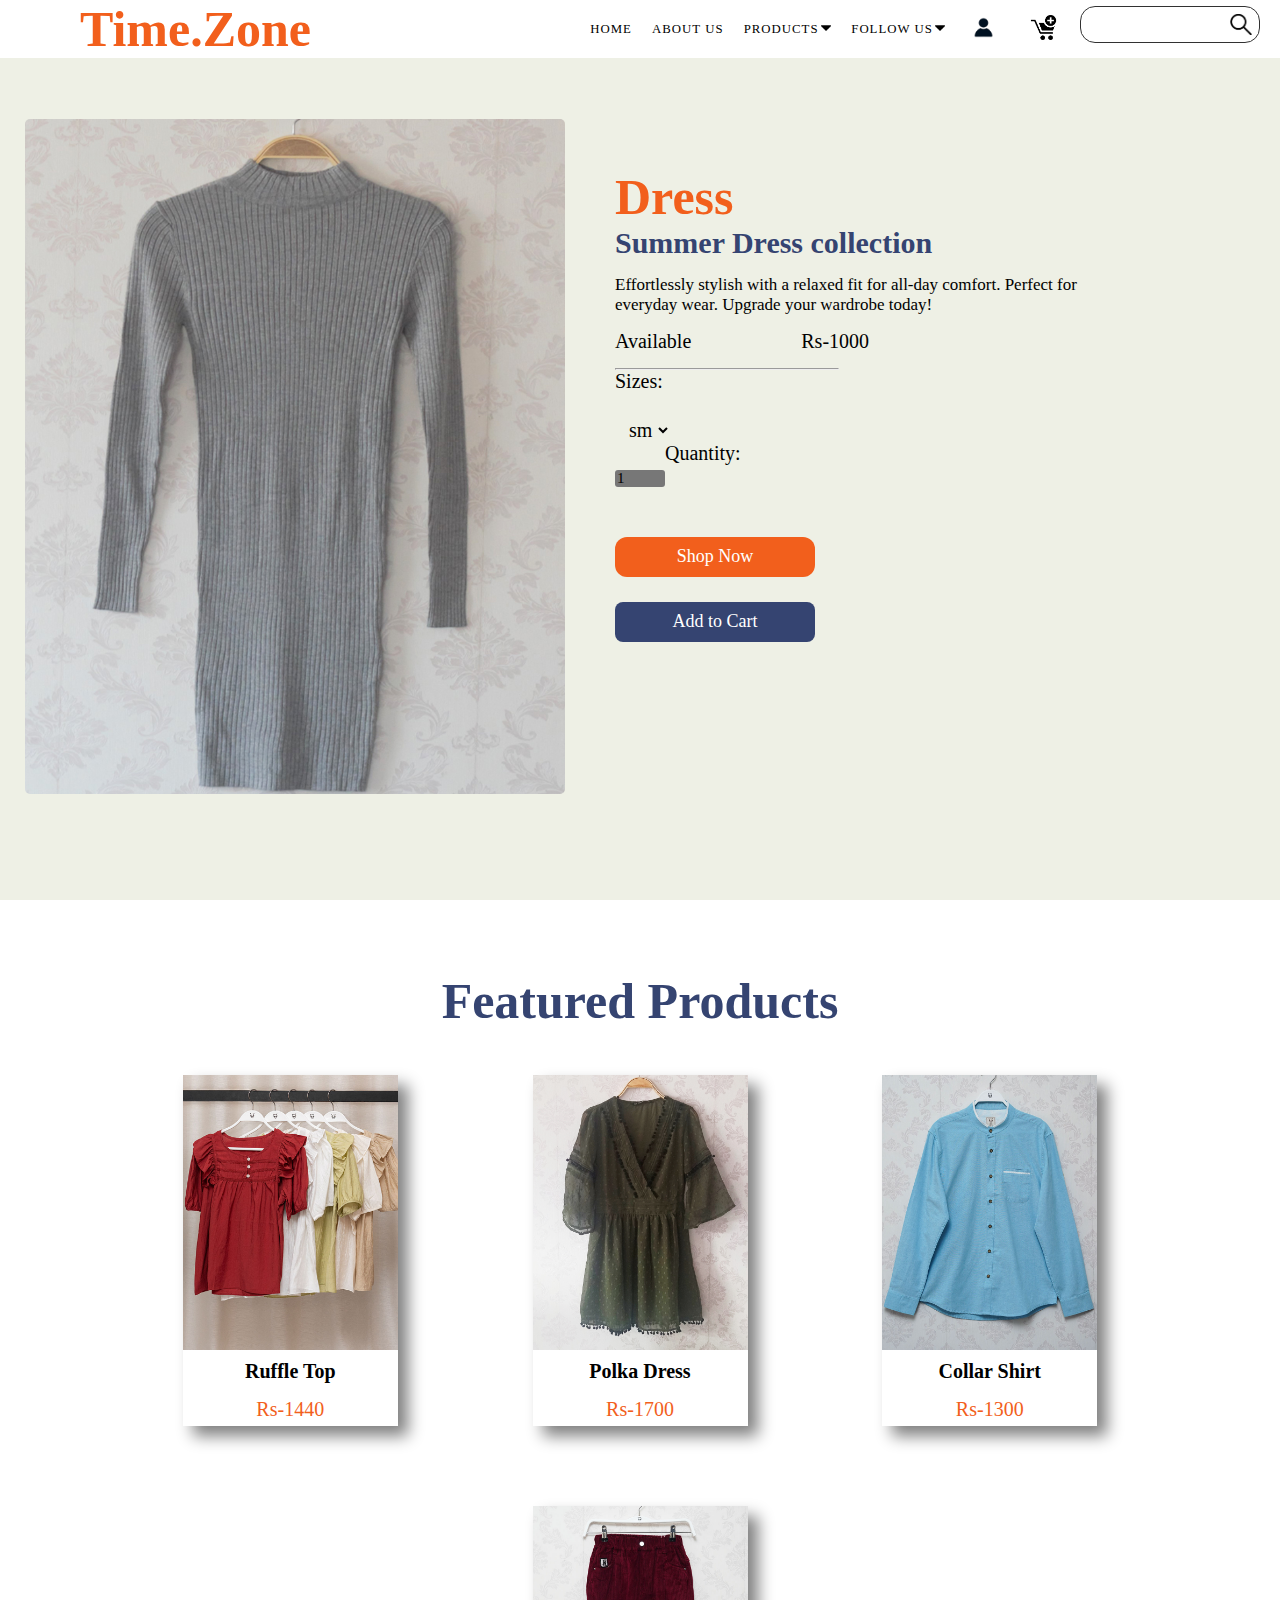
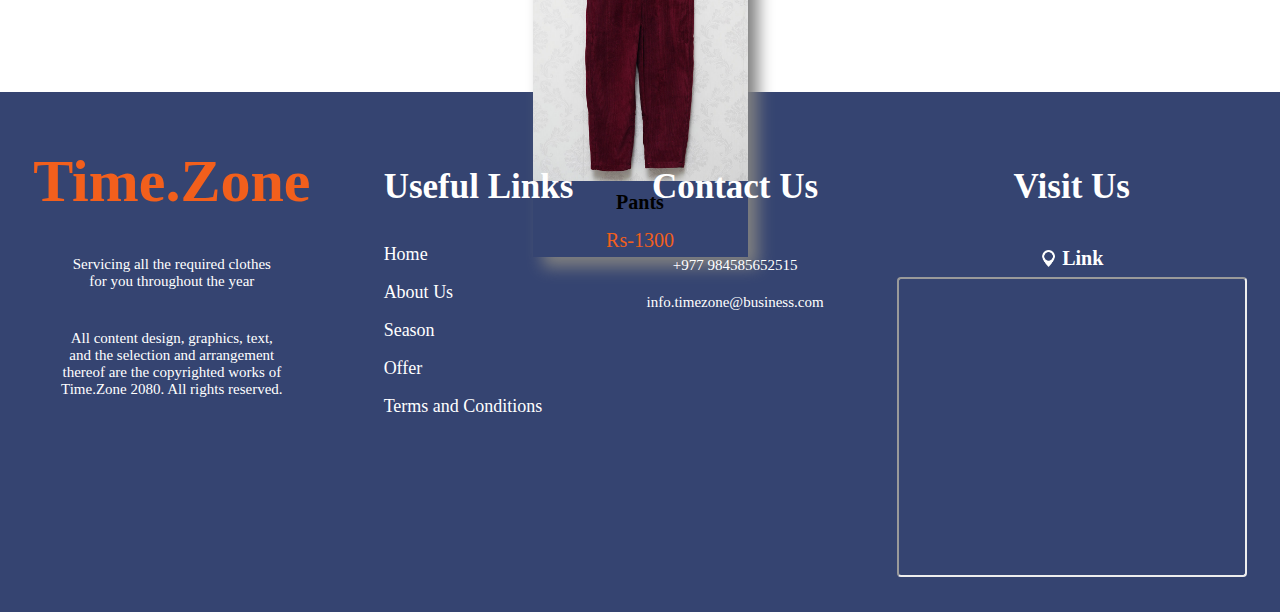
<file: summerD.html>
<!DOCTYPE html>
<html lang="en" class="summer__products">
  <head>
    <meta charset="UTF-8" />
    <meta name="viewport" content="width=device-width, initial-scale=1.0" />
    <title>Products</title>
    <link rel="stylesheet" href="style.css" />
    <link rel="stylesheet" href="responsive.css" />
  </head>
  <body>
    <header class="active">
      <div id="logo-title">
        <a href="#"><h1>Time.Zone</h1></a>
      </div>
      <div id="navigation">
        <ul class="menu">
          <li class="active"><a href="index.html">Home</a></li>
          <li class="about-us">
            <a href="about.html">About Us</a>
          </li>
          <li class="season-products">
            <a href="#">Products</a>
            <img src="ImageGallery/sort-down.png" alt="Sort down image" />
            <div class="sub-menu">
              <ul>
                <li><a href="winter.html">Winter Clothes</a></li>
                <li><a href="summer.html">Summer Clothes</a></li>
              </ul>
            </div>
          </li>
          <li class="follow">
            <a href="#">Follow Us</a>
            <img src="ImageGallery/sort-down.png" alt="Sort down image" />
            <div class="social-icon">
              <a
                href="https://www.facebook.com/"
                target="_blank"
                rel="noopener noreferrer"
                ><img src="ImageGallery/facebook.png" alt="facebook Image "
              /></a>
              <a
                href="https://www.instagram.com/"
                target="_blank"
                rel="noopener noreferrer"
                ><img src="ImageGallery/insta.png" alt="Instagram Image"
              /></a>
              <a
                href="https://github.com/ "
                target="_blank"
                rel="noopener noreferrer"
                ><img src="ImageGallery/github.png" alt="Github Image"
              /></a>
              <a
                href="https://www.linkedin.com/"
                target="_blank"
                rel="noopener noreferrer"
                ><img src="ImageGallery/linkedin.png" alt="LinkedIn Image"
              /></a>
            </div>
          </li>
          <li class="person-icon">
            <a href="signin.html" target="_blank" rel="noopener noreferrer"
              ><img
                src="ImageGallery/person-icon-image.png"
                alt="Person Profile Image"
            /></a>
          </li>
          <li class="add-icon">
            <a href="adddtocart.html"
              ><img src="ImageGallery/add-to-cart-img.png" alt="Cart Image"
            /></a>
          </li>
        </ul>
        <div class="input-search">
          <input type="text" />
          <img src="ImageGallery/search.png" alt="Search Image" />
        </div>
      </div>
      <div id="strip">
        <img class="strip-active" src="ImageGallery/menu.png" alt="Strip" />
        <img
          class="crossline"
          src="ImageGallery/crossnav.png"
          alt="cross line"
        />
        <div id="navigation-drop">
          <div class="menu-drop">
            <ul class="navbar-list">
              <li class="navbar-link"><a href="index.html">Home</a></li>
              <li class="navbar-link"><a href="about.html">About Us</a></li>
              <li class="parent_menu">
                <a href="winter.html">Products</a>
                <div id="submenu_products">
                  <ul>
                    <li><a href="winter.html">Winter Products</a></li>
                    <li><a href="summer.html">Summer Products</a></li>
                  </ul>
                </div>
              </li>
              <li><a href="#">Contact Us</a></li>
              <li class="socialMenu">
                <a href="index.html">Follow Us</a>
                <div id="socialpages">
                  <ul>
                    <li>
                      <a href="ImageGallery/facebook.png"
                        ><img src="ImageGallery/facebook.png" alt="facebook"
                      /></a>
                    </li>
                    <li>
                      <a href="https://www.instagram.com/"
                        ><img src="ImageGallery/insta.png" alt="instagram"
                      /></a>
                    </li>
                    <li>
                      <a href="https://www.linkedin.com/"
                        ><img src="ImageGallery/linkedin.png" alt="linkedin"
                      /></a>
                    </li>
                    <li>
                      <a href="https://github.com/"
                        ><img src="ImageGallery/github.png" alt="github"
                      /></a>
                    </li>
                  </ul>
                </div>
              </li>
              <li>
                <div id="loginimages">
                  <div id="profile">
                    <a href="signin.html">Sign In</a>
                    <a href="signin.html"
                      ><img
                        src="/ImageGallery/person-icon-image.png"
                        alt="person profile image "
                    /></a>
                  </div>
                </div>
              </li>
              <li>
                <div id="addcart">
                  <div id="cart">
                    <a href="adddtocart.html">Cart</a>
                    <a href="adddtocart.html"
                      ><img
                        src="ImageGallery/add-to-cart-img.png"
                        alt="add to cart image"
                    /></a>
                  </div>
                </div>
              </li>
            </ul>
          </div>
        </div>
      </div>
    </header>
    <!-- Product details -->
    <section class="products">
      <div class="products__wrapper product_page__wrapper">
        <div class="product__image">
          <img src="../ImageGallery/SweaterDress.jpg" alt="Dress" />
        </div>
        <div class="product__description">
          <div class="product__content1">
            <div class="product__name-box">
              <h2 class="product__title-main">Dress</h2>
              <p class="product__subtitle-main">Summer Dress collection</p>
              <p></p>
              <p class="product__paragraph">
                Effortlessly stylish with a relaxed fit for all-day comfort.
                Perfect for everyday wear. Upgrade your wardrobe today!
              </p>
            </div>
            <div class="product__price">
              <p class="product__available">Available</p>
              <p class="product__amount">Rs-1000</p>
            </div>
            <hr class="product__hr" />
            <div class="product__shop-now">
              <label class="product__label1">Sizes:</label>
              <select name="brands" class="product__input1">
                <option value="sm">sm</option>
                <option value="l">l</option>
                <option value="xl">xl</option>
                <option value="2xl">2xl</option>
              </select>

              <label for="Quantity" class="product__label2">Quantity:</label>
              <input
                type="number"
                name="Quantity"
                id="Quantity"
                min="1"
                max="31"
                step="1"
                value="1"
                class="product__input2"
              />
            </div>
            <div class="product__page__button">
              <a href="#" class="button_1 product_page-shop-btn">Shop Now</a>
              <a href="#" class="button_1 product_page-shop-btn-cart"
                >Add to Cart</a
              >
            </div>
          </div>
        </div>
      </div>
    </section>

    <!--  Similar Products -->

    <section class="similar-products feature__products">
      <div class="similar__container similar__grid product_page__wrapper">
        <h2 class="similar__products__title">Featured Products</h2>
        <!-- <hr class="similar__hr"> -->
        <div class="row">
          <div class="col-1 similar__columns">
            <a href="summerR.html" class="similar__product__link">
              <img src="../ImageGallery/top-set.jpg" alt="Ruffle Top" />
              <h4>Ruffle Top</h4>
              <p>Rs-1440</p>
            </a>
          </div>
          <div class="col-2 similar__columns">
            <a href="SummerPo.html" class="similar__product__link">
              <img src="../ImageGallery/polka.jpg" alt="Polka Dress" />
              <h4>Polka Dress</h4>
              <p>Rs-1700</p>
            </a>
          </div>
          <div class="col-3 similar__columns">
            <a href="summerP2.html" class="similar__product__link">
              <img src="../ImageGallery/collar-shirt.jpg" alt="Collar Shirt" />
              <h4>Collar Shirt</h4>
              <p>Rs-1300</p>
            </a>
          </div>
          <div class="col-4 similar__columns">
            <a href="summerP.html" class="similar__product__link">
              <img src="../ImageGallery/pull-on-pants.jpg" alt="jeans pants" />
              <h4>Pants</h4>
              <p>Rs-1300</p>
            </a>
          </div>
        </div>
      </div>
    </section>
    <footer>
      <div class="category1">
        <div class="info1">
          <h1><a href="index.html">Time.Zone</a></h1>
          <div class="origin">
            <p>Servicing all the required clothes</p>
            <p>for you throughout the year</p>
          </div>
          <div class="copy">
            <p>All content design, graphics, text,</p>
            <p>and the selection and arrangement</p>
            <p>thereof are the copyrighted works of</p>
            <p>Time.Zone 2080. All rights reserved.</p>
          </div>
        </div>
      </div>
      <div class="category2">
        <h1>Useful Links</h1>
        <div class="menu">
          <ul>
            <li><a href="index.html">Home</a></li>
            <li><a href="about.html">About Us</a></li>
            <li><a href="summer.html">Season</a></li>
            <li><a href="index.html">Offer</a></li>
            <li><a href="index.html">Terms and Conditions</a></li>
          </ul>
        </div>
      </div>
      <div class="category3">
        <h1>Contact Us</h1>
        <div class="call">
          <p>+977 984585652515</p>
          <p>info.timezone@business.com</p>
        </div>
      </div>
      <div class="category4">
        <h1>Visit Us</h1>
        <div class="address">
          <img src="ImageGallery/location.png" alt="Location Image" />
          <h3>Link</h3>
        </div>
        <div id="location">
          <iframe
            src="https://www.google.com/maps/embed?pb=!1m18!1m12!1m3!1d4995.474386812669!2d85.32861784792648!3d27.70697781696515!2m3!1f0!2f0!3f0!3m2!1i1024!2i768!4f13.1!3m3!1m2!1s0x39eb190a692fc1c5%3A0xb1c8685679ee4aff!2sMid-Valley%20International%20College!5e0!3m2!1sen!2snp!4v1711675601899!5m2!1sen!2snp"
            allowfullscreen=""
            referrerpolicy="no-referrer-when-downgrade"
          ></iframe>
        </div>
      </div>
    </footer>
    <script src="script.js"></script>
  </body>
</html>
</file>
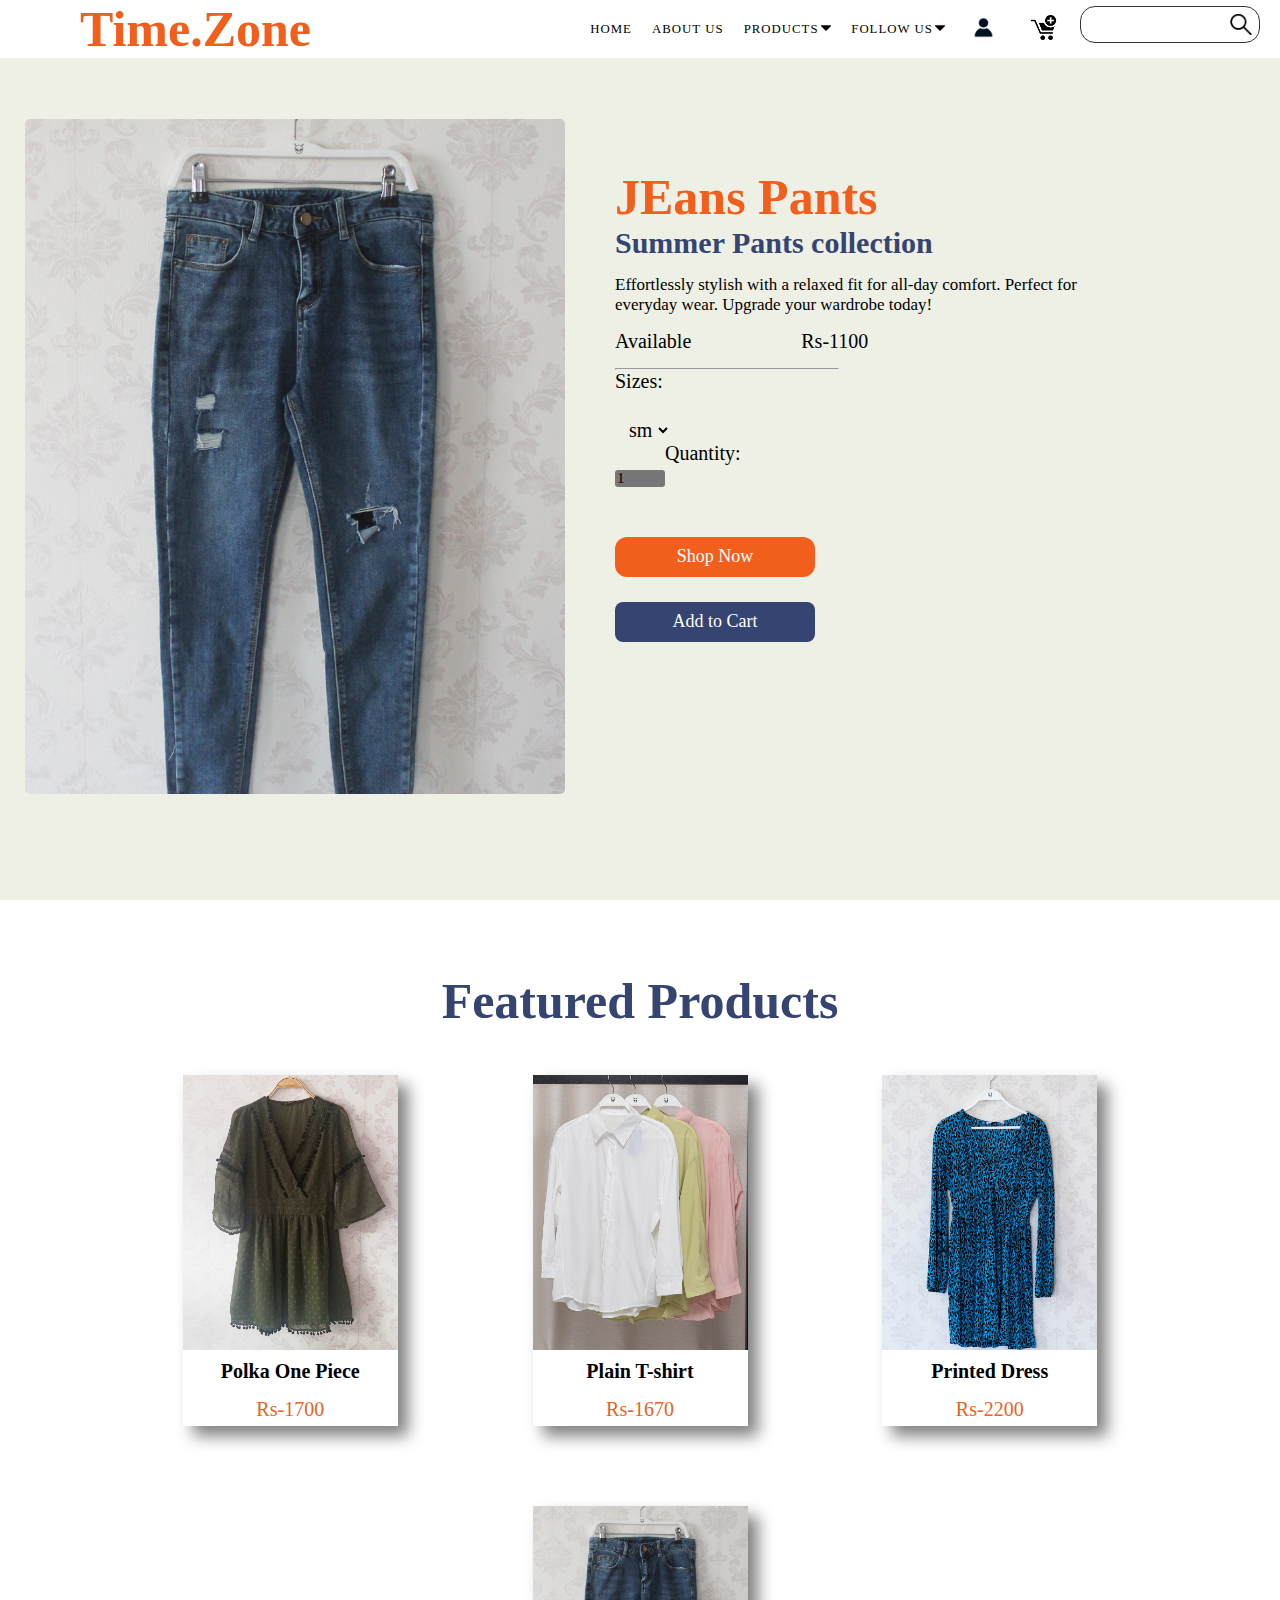
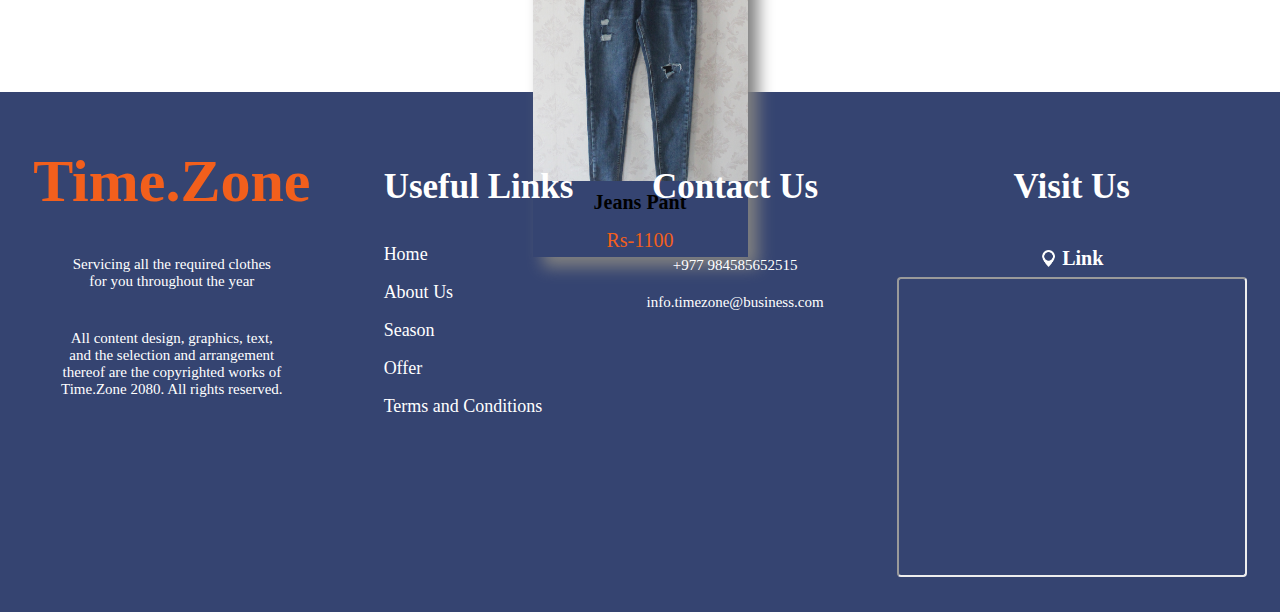
<file: summerJ.html>
<!DOCTYPE html>
<html lang="en" class="summer__products">
  <head>
    <meta charset="UTF-8" />
    <meta name="viewport" content="width=device-width, initial-scale=1.0" />
    <title>Products</title>
    <link rel="stylesheet" href="style.css" />
    <link rel="stylesheet" href="responsive.css" />
  </head>
  <body>
    <header class="active">
      <div id="logo-title">
        <a href="#"><h1>Time.Zone</h1></a>
      </div>
      <div id="navigation">
        <ul class="menu">
          <li class="active"><a href="index.html">Home</a></li>
          <li class="about-us">
            <a href="about.html">About Us</a>
          </li>
          <li class="season-products">
            <a href="#">Products</a>
            <img src="ImageGallery/sort-down.png" alt="Sort down image" />
            <div class="sub-menu">
              <ul>
                <li><a href="winter.html">Winter Clothes</a></li>
                <li><a href="summer.html">Summer Clothes</a></li>
              </ul>
            </div>
          </li>
          <li class="follow">
            <a href="#">Follow Us</a>
            <img src="ImageGallery/sort-down.png" alt="Sort down image" />
            <div class="social-icon">
              <a
                href="https://www.facebook.com/"
                target="_blank"
                rel="noopener noreferrer"
                ><img src="ImageGallery/facebook.png" alt="facebook Image "
              /></a>
              <a
                href="https://www.instagram.com/"
                target="_blank"
                rel="noopener noreferrer"
                ><img src="ImageGallery/insta.png" alt="Instagram Image"
              /></a>
              <a
                href="https://github.com/ "
                target="_blank"
                rel="noopener noreferrer"
                ><img src="ImageGallery/github.png" alt="Github Image"
              /></a>
              <a
                href="https://www.linkedin.com/"
                target="_blank"
                rel="noopener noreferrer"
                ><img src="ImageGallery/linkedin.png" alt="LinkedIn Image"
              /></a>
            </div>
          </li>
          <li class="person-icon">
            <a href="signin.html" target="_blank" rel="noopener noreferrer"
              ><img
                src="ImageGallery/person-icon-image.png"
                alt="Person Profile Image"
            /></a>
          </li>
          <li class="add-icon">
            <a href="adddtocart.html"
              ><img src="ImageGallery/add-to-cart-img.png" alt="Cart Image"
            /></a>
          </li>
        </ul>
        <div class="input-search">
          <input type="text" />
          <img src="ImageGallery/search.png" alt="Search Image" />
        </div>
      </div>
      <div id="strip">
        <img class="strip-active" src="ImageGallery/menu.png" alt="Strip" />
        <img
          class="crossline"
          src="ImageGallery/crossnav.png"
          alt="cross line"
        />
        <div id="navigation-drop">
          <div class="menu-drop">
            <ul class="navbar-list">
              <li class="navbar-link"><a href="index.html">Home</a></li>
              <li class="navbar-link"><a href="about.html">About Us</a></li>
              <li class="parent_menu">
                <a href="winter.html">Products</a>
                <div id="submenu_products">
                  <ul>
                    <li><a href="winter.html">Winter Products</a></li>
                    <li><a href="summer.html">Summer Products</a></li>
                  </ul>
                </div>
              </li>
              <li><a href="#">Contact Us</a></li>
              <li class="socialMenu">
                <a href="index.html">Follow Us</a>
                <div id="socialpages">
                  <ul>
                    <li>
                      <a href="ImageGallery/facebook.png"
                        ><img src="ImageGallery/facebook.png" alt="facebook"
                      /></a>
                    </li>
                    <li>
                      <a href="https://www.instagram.com/"
                        ><img src="ImageGallery/insta.png" alt="instagram"
                      /></a>
                    </li>
                    <li>
                      <a href="https://www.linkedin.com/"
                        ><img src="ImageGallery/linkedin.png" alt="linkedin"
                      /></a>
                    </li>
                    <li>
                      <a href="https://github.com/"
                        ><img src="ImageGallery/github.png" alt="github"
                      /></a>
                    </li>
                  </ul>
                </div>
              </li>
              <li>
                <div id="loginimages">
                  <div id="profile">
                    <a href="signin.html">Sign In</a>
                    <a href="signin.html"
                      ><img
                        src="/ImageGallery/person-icon-image.png"
                        alt="person profile image "
                    /></a>
                  </div>
                </div>
              </li>
              <li>
                <div id="addcart">
                  <div id="cart">
                    <a href="adddtocart.html">Cart</a>
                    <a href="adddtocart.html"
                      ><img
                        src="ImageGallery/add-to-cart-img.png"
                        alt="add to cart image"
                    /></a>
                  </div>
                </div>
              </li>
            </ul>
          </div>
        </div>
      </div>
    </header>
    <!-- Product details -->
    <section class="products">
      <div class="products__wrapper product_page__wrapper">
        <div class="product__image">
          <img src="../ImageGallery/jeans.jpg" alt="Jeans Pants" />
        </div>
        <div class="product__description">
          <div class="product__content1">
            <div class="product__name-box">
              <h2 class="product__title-main">JEans Pants</h2>
              <p class="product__subtitle-main">Summer Pants collection</p>
              <p></p>
              <p class="product__paragraph">
                Effortlessly stylish with a relaxed fit for all-day comfort.
                Perfect for everyday wear. Upgrade your wardrobe today!
              </p>
            </div>
            <div class="product__price">
              <p class="product__available">Available</p>
              <p class="product__amount">Rs-1100</p>
            </div>
            <hr class="product__hr" />
            <div class="product__shop-now">
              <label class="product__label1">Sizes:</label>
              <select name="brands" class="product__input1">
                <option value="sm">sm</option>
                <option value="l">l</option>
                <option value="xl">xl</option>
                <option value="2xl">2xl</option>
              </select>

              <label for="Quantity" class="product__label2">Quantity:</label>
              <input
                type="number"
                name="Quantity"
                id="Quantity"
                min="1"
                max="31"
                step="1"
                value="1"
                class="product__input2"
              />
            </div>
            <div class="product__page__button">
              <a href="#" class="button_1 product_page-shop-btn">Shop Now</a>
              <a href="#" class="button_1 product_page-shop-btn-cart"
                >Add to Cart</a
              >
            </div>
          </div>
        </div>
      </div>
    </section>

    <!--  Similar Products -->

    <section class="similar-products feature__products">
      <div class="similar__container similar__grid product_page__wrapper">
        <h2 class="similar__products__title">Featured Products</h2>
        <!-- <hr class="similar__hr"> -->
        <div class="row">
          <div class="col-1 similar__columns">
            <a href="SummerPo.html" class="similar__product__link">
              <img src="../ImageGallery/polka.jpg" alt="Plka Dress" />
              <h4>Polka One Piece</h4>
              <p>Rs-1700</p>
            </a>
          </div>
          <div class="col-2 similar__columns">
            <a href="" class="similar__product__link">
              <img src="../ImageGallery/plain-shirt.jpg" alt="Plain Shirt" />
              <h4>Plain T-shirt</h4>
              <p>Rs-1670</p>
            </a>
          </div>
          <div class="col-3 similar__columns">
            <a href="summerPr.html" class="similar__product__link">
              <img src="../ImageGallery/printed-dress.jpg" alt="T-shirt" />
              <h4>Printed Dress</h4>
              <p>Rs-2200</p>
            </a>
          </div>
          <div class="col-4 similar__columns">
            <a href="summerJ.html" class="similar__product__link">
              <img src="../ImageGallery/jeans.jpg" alt="jeans pants" />
              <h4>Jeans Pant</h4>
              <p>Rs-1100</p>
            </a>
          </div>
        </div>
      </div>
    </section>
    <footer>
      <div class="category1">
        <div class="info1">
          <h1><a href="index.html">Time.Zone</a></h1>
          <div class="origin">
            <p>Servicing all the required clothes</p>
            <p>for you throughout the year</p>
          </div>
          <div class="copy">
            <p>All content design, graphics, text,</p>
            <p>and the selection and arrangement</p>
            <p>thereof are the copyrighted works of</p>
            <p>Time.Zone 2080. All rights reserved.</p>
          </div>
        </div>
      </div>
      <div class="category2">
        <h1>Useful Links</h1>
        <div class="menu">
          <ul>
            <li><a href="index.html">Home</a></li>
            <li><a href="about.html">About Us</a></li>
            <li><a href="summer.html">Season</a></li>
            <li><a href="index.html">Offer</a></li>
            <li><a href="index.html">Terms and Conditions</a></li>
          </ul>
        </div>
      </div>
      <div class="category3">
        <h1>Contact Us</h1>
        <div class="call">
          <p>+977 984585652515</p>
          <p>info.timezone@business.com</p>
        </div>
      </div>
      <div class="category4">
        <h1>Visit Us</h1>
        <div class="address">
          <img src="ImageGallery/location.png" alt="Location Image" />
          <h3>Link</h3>
        </div>
        <div id="location">
          <iframe
            src="https://www.google.com/maps/embed?pb=!1m18!1m12!1m3!1d4995.474386812669!2d85.32861784792648!3d27.70697781696515!2m3!1f0!2f0!3f0!3m2!1i1024!2i768!4f13.1!3m3!1m2!1s0x39eb190a692fc1c5%3A0xb1c8685679ee4aff!2sMid-Valley%20International%20College!5e0!3m2!1sen!2snp!4v1711675601899!5m2!1sen!2snp"
            allowfullscreen=""
            referrerpolicy="no-referrer-when-downgrade"
          ></iframe>
        </div>
      </div>
    </footer>
    <script src="script.js"></script>
  </body>
</html>
</file>
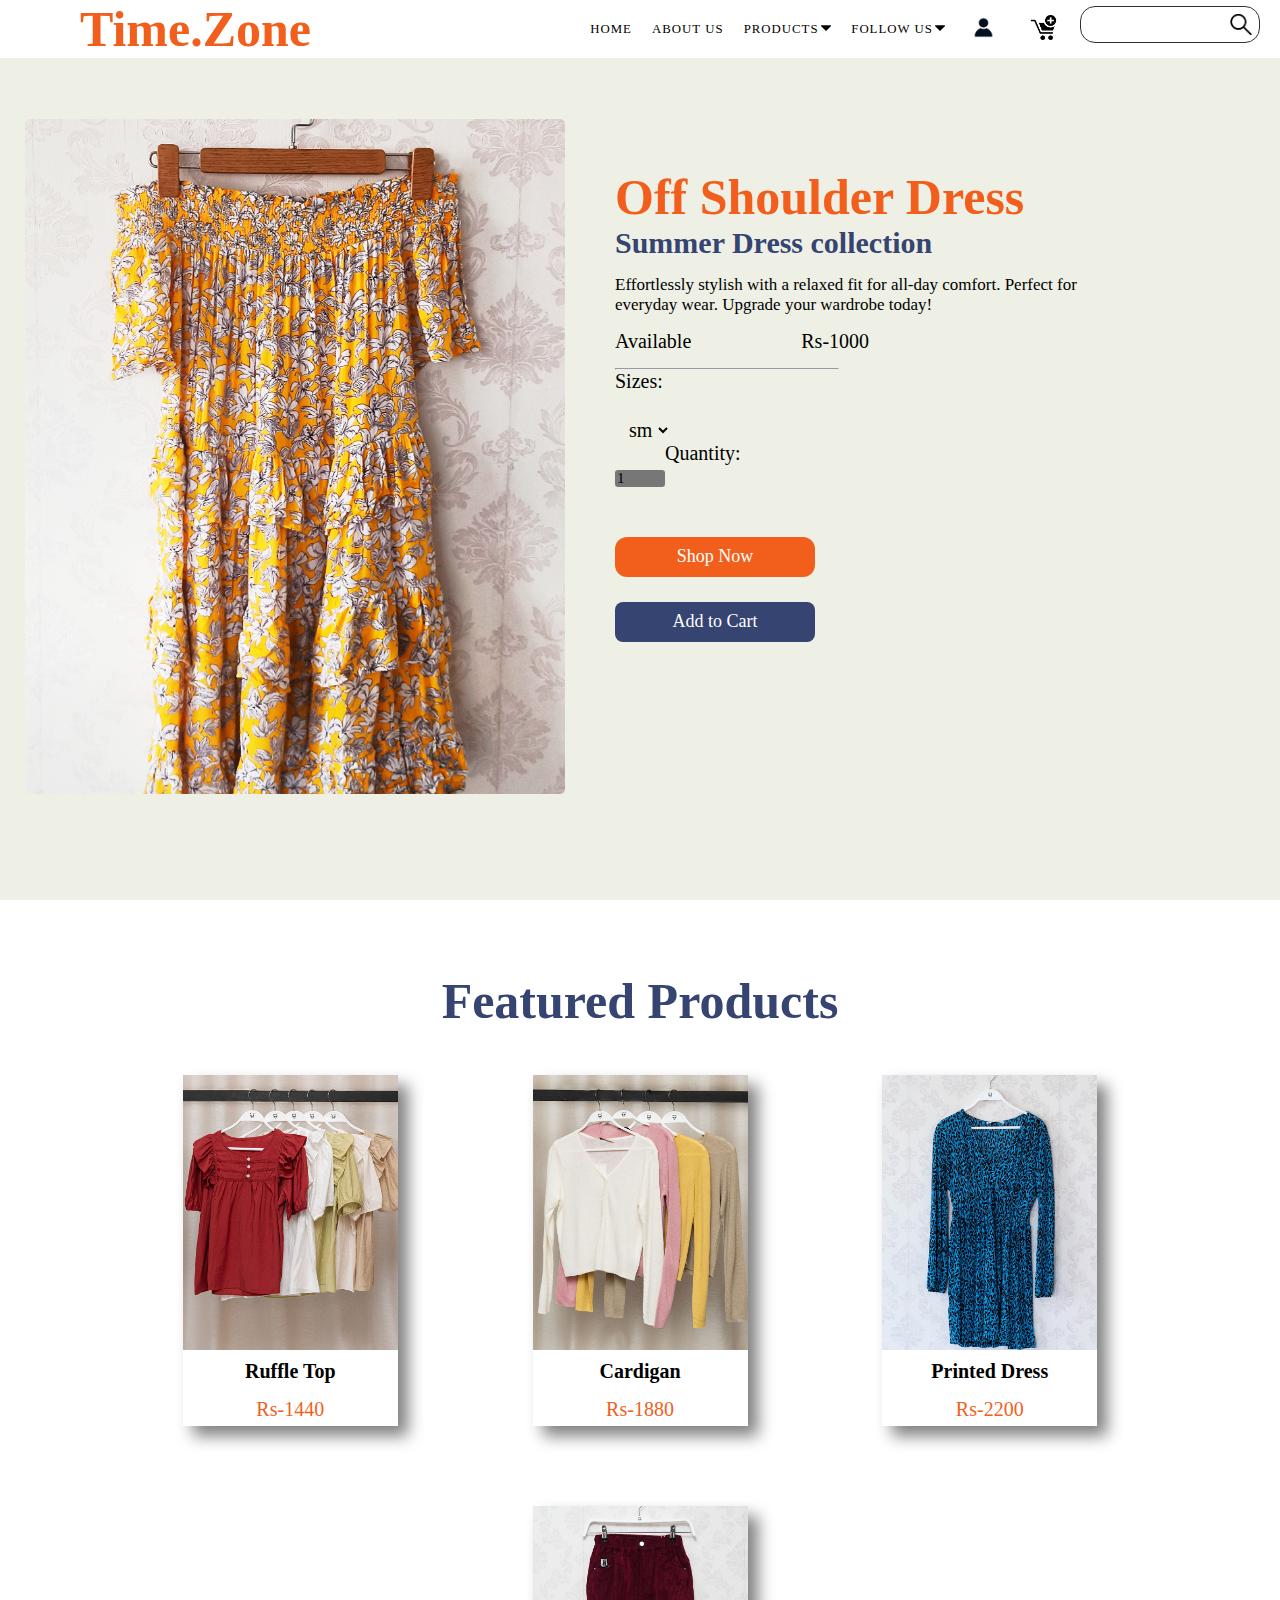
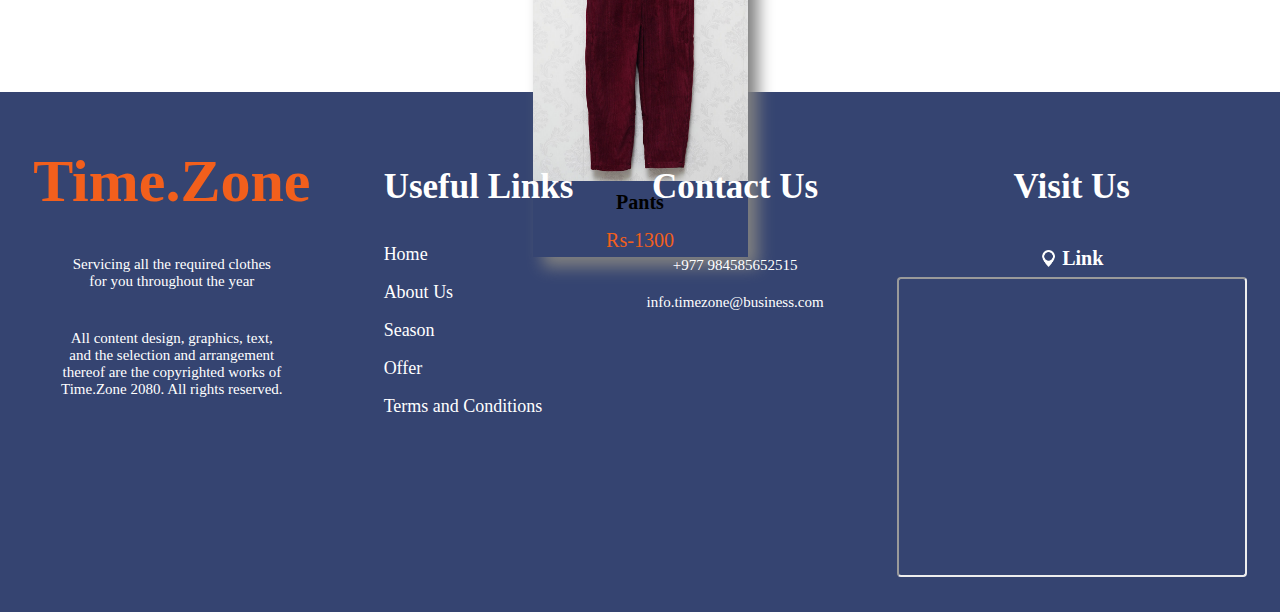
<file: SummerO.html>
<!DOCTYPE html>
<html lang="en" class="summer__products">
  <head>
    <meta charset="UTF-8" />
    <meta name="viewport" content="width=device-width, initial-scale=1.0" />
    <title>Products</title>
    <link rel="stylesheet" href="style.css" />
    <link rel="stylesheet" href="responsive.css" />
  </head>
  <body>
    <header class="active">
      <div id="logo-title">
        <a href="#"><h1>Time.Zone</h1></a>
      </div>
      <div id="navigation">
        <ul class="menu">
          <li class="active"><a href="index.html">Home</a></li>
          <li class="about-us">
            <a href="about.html">About Us</a>
          </li>
          <li class="season-products">
            <a href="#">Products</a>
            <img src="ImageGallery/sort-down.png" alt="Sort down image" />
            <div class="sub-menu">
              <ul>
                <li><a href="winter.html">Winter Clothes</a></li>
                <li><a href="summer.html">Summer Clothes</a></li>
              </ul>
            </div>
          </li>
          <li class="follow">
            <a href="#">Follow Us</a>
            <img src="ImageGallery/sort-down.png" alt="Sort down image" />
            <div class="social-icon">
              <a
                href="https://www.facebook.com/"
                target="_blank"
                rel="noopener noreferrer"
                ><img src="ImageGallery/facebook.png" alt="facebook Image "
              /></a>
              <a
                href="https://www.instagram.com/"
                target="_blank"
                rel="noopener noreferrer"
                ><img src="ImageGallery/insta.png" alt="Instagram Image"
              /></a>
              <a
                href="https://github.com/ "
                target="_blank"
                rel="noopener noreferrer"
                ><img src="ImageGallery/github.png" alt="Github Image"
              /></a>
              <a
                href="https://www.linkedin.com/"
                target="_blank"
                rel="noopener noreferrer"
                ><img src="ImageGallery/linkedin.png" alt="LinkedIn Image"
              /></a>
            </div>
          </li>
          <li class="person-icon">
            <a href="signin.html" target="_blank" rel="noopener noreferrer"
              ><img
                src="ImageGallery/person-icon-image.png"
                alt="Person Profile Image"
            /></a>
          </li>
          <li class="add-icon">
            <a href="adddtocart.html"
              ><img src="ImageGallery/add-to-cart-img.png" alt="Cart Image"
            /></a>
          </li>
        </ul>
        <div class="input-search">
          <input type="text" />
          <img src="ImageGallery/search.png" alt="Search Image" />
        </div>
      </div>
      <div id="strip">
        <img class="strip-active" src="ImageGallery/menu.png" alt="Strip" />
        <img
          class="crossline"
          src="ImageGallery/crossnav.png"
          alt="cross line"
        />
        <div id="navigation-drop">
          <div class="menu-drop">
            <ul class="navbar-list">
              <li class="navbar-link"><a href="index.html">Home</a></li>
              <li class="navbar-link"><a href="about.html">About Us</a></li>
              <li class="parent_menu">
                <a href="winter.html">Products</a>
                <div id="submenu_products">
                  <ul>
                    <li><a href="winter.html">Winter Products</a></li>
                    <li><a href="summer.html">Summer Products</a></li>
                  </ul>
                </div>
              </li>
              <li><a href="#">Contact Us</a></li>
              <li class="socialMenu">
                <a href="index.html">Follow Us</a>
                <div id="socialpages">
                  <ul>
                    <li>
                      <a href="ImageGallery/facebook.png"
                        ><img src="ImageGallery/facebook.png" alt="facebook"
                      /></a>
                    </li>
                    <li>
                      <a href="https://www.instagram.com/"
                        ><img src="ImageGallery/insta.png" alt="instagram"
                      /></a>
                    </li>
                    <li>
                      <a href="https://www.linkedin.com/"
                        ><img src="ImageGallery/linkedin.png" alt="linkedin"
                      /></a>
                    </li>
                    <li>
                      <a href="https://github.com/"
                        ><img src="ImageGallery/github.png" alt="github"
                      /></a>
                    </li>
                  </ul>
                </div>
              </li>
              <li>
                <div id="loginimages">
                  <div id="profile">
                    <a href="signin.html">Sign In</a>
                    <a href="signin.html"
                      ><img
                        src="/ImageGallery/person-icon-image.png"
                        alt="person profile image "
                    /></a>
                  </div>
                </div>
              </li>
              <li>
                <div id="addcart">
                  <div id="cart">
                    <a href="adddtocart.html">Cart</a>
                    <a href="adddtocart.html"
                      ><img
                        src="ImageGallery/add-to-cart-img.png"
                        alt="add to cart image"
                    /></a>
                  </div>
                </div>
              </li>
            </ul>
          </div>
        </div>
      </div>
    </header>
    <!-- Product details -->
    <section class="products">
      <div class="products__wrapper product_page__wrapper">
        <div class="product__image">
          <img
            src="../ImageGallery/off-shoulder.jpg"
            alt="Off Shoulder Dress"
          />
        </div>
        <div class="product__description">
          <div class="product__content1">
            <div class="product__name-box">
              <h2 class="product__title-main">Off Shoulder Dress</h2>
              <p class="product__subtitle-main">Summer Dress collection</p>
              <p></p>
              <p class="product__paragraph">
                Effortlessly stylish with a relaxed fit for all-day comfort.
                Perfect for everyday wear. Upgrade your wardrobe today!
              </p>
            </div>
            <div class="product__price">
              <p class="product__available">Available</p>
              <p class="product__amount">Rs-1000</p>
            </div>
            <hr class="product__hr" />
            <div class="product__shop-now">
              <label class="product__label1">Sizes:</label>
              <select name="brands" class="product__input1">
                <option value="sm">sm</option>
                <option value="l">l</option>
                <option value="xl">xl</option>
                <option value="2xl">2xl</option>
              </select>

              <label for="Quantity" class="product__label2">Quantity:</label>
              <input
                type="number"
                name="Quantity"
                id="Quantity"
                min="1"
                max="31"
                step="1"
                value="1"
                class="product__input2"
              />
            </div>
            <div class="product__page__button">
              <a href="#" class="button_1 product_page-shop-btn">Shop Now</a>
              <a href="#" class="button_1 product_page-shop-btn-cart"
                >Add to Cart</a
              >
            </div>
          </div>
        </div>
      </div>
    </section>

    <!--  Similar Products -->

    <section class="similar-products feature__products">
      <div class="similar__container similar__grid product_page__wrapper">
        <h2 class="similar__products__title">Featured Products</h2>
        <!-- <hr class="similar__hr"> -->
        <div class="row">
          <div class="col-1 similar__columns">
            <a href="summerR.html" class="similar__product__link">
              <img src="../ImageGallery/top-set.jpg" alt="Ruffle Top" />
              <h4>Ruffle Top</h4>
              <p>Rs-1440</p>
            </a>
          </div>
          <div class="col-2 similar__columns">
            <a href="summerCa.html" class="similar__product__link">
              <img src="../ImageGallery/Cardigan.jpg" alt="Plain Shirt" />
              <h4>Cardigan</h4>
              <p>Rs-1880</p>
            </a>
          </div>
          <div class="col-3 similar__columns">
            <a href="summerPr.html" class="similar__product__link">
              <img src="../ImageGallery/printed-dress.jpg" alt="T-shirt" />
              <h4>Printed Dress</h4>
              <p>Rs-2200</p>
            </a>
          </div>
          <div class="col-4 similar__columns">
            <a href="summerP.html" class="similar__product__link">
              <img src="../ImageGallery/pull-on-pants.jpg" alt="jeans pants" />
              <h4>Pants</h4>
              <p>Rs-1300</p>
            </a>
          </div>
        </div>
      </div>
    </section>
    <footer>
      <div class="category1">
        <div class="info1">
          <h1><a href="index.html">Time.Zone</a></h1>
          <div class="origin">
            <p>Servicing all the required clothes</p>
            <p>for you throughout the year</p>
          </div>
          <div class="copy">
            <p>All content design, graphics, text,</p>
            <p>and the selection and arrangement</p>
            <p>thereof are the copyrighted works of</p>
            <p>Time.Zone 2080. All rights reserved.</p>
          </div>
        </div>
      </div>
      <div class="category2">
        <h1>Useful Links</h1>
        <div class="menu">
          <ul>
            <li><a href="index.html">Home</a></li>
            <li><a href="about.html">About Us</a></li>
            <li><a href="summer.html">Season</a></li>
            <li><a href="index.html">Offer</a></li>
            <li><a href="index.html">Terms and Conditions</a></li>
          </ul>
        </div>
      </div>
      <div class="category3">
        <h1>Contact Us</h1>
        <div class="call">
          <p>+977 984585652515</p>
          <p>info.timezone@business.com</p>
        </div>
      </div>
      <div class="category4">
        <h1>Visit Us</h1>
        <div class="address">
          <img src="ImageGallery/location.png" alt="Location Image" />
          <h3>Link</h3>
        </div>
        <div id="location">
          <iframe
            src="https://www.google.com/maps/embed?pb=!1m18!1m12!1m3!1d4995.474386812669!2d85.32861784792648!3d27.70697781696515!2m3!1f0!2f0!3f0!3m2!1i1024!2i768!4f13.1!3m3!1m2!1s0x39eb190a692fc1c5%3A0xb1c8685679ee4aff!2sMid-Valley%20International%20College!5e0!3m2!1sen!2snp!4v1711675601899!5m2!1sen!2snp"
            allowfullscreen=""
            referrerpolicy="no-referrer-when-downgrade"
          ></iframe>
        </div>
      </div>
    </footer>
    <script src="script.js"></script>
  </body>
</html>
</file>
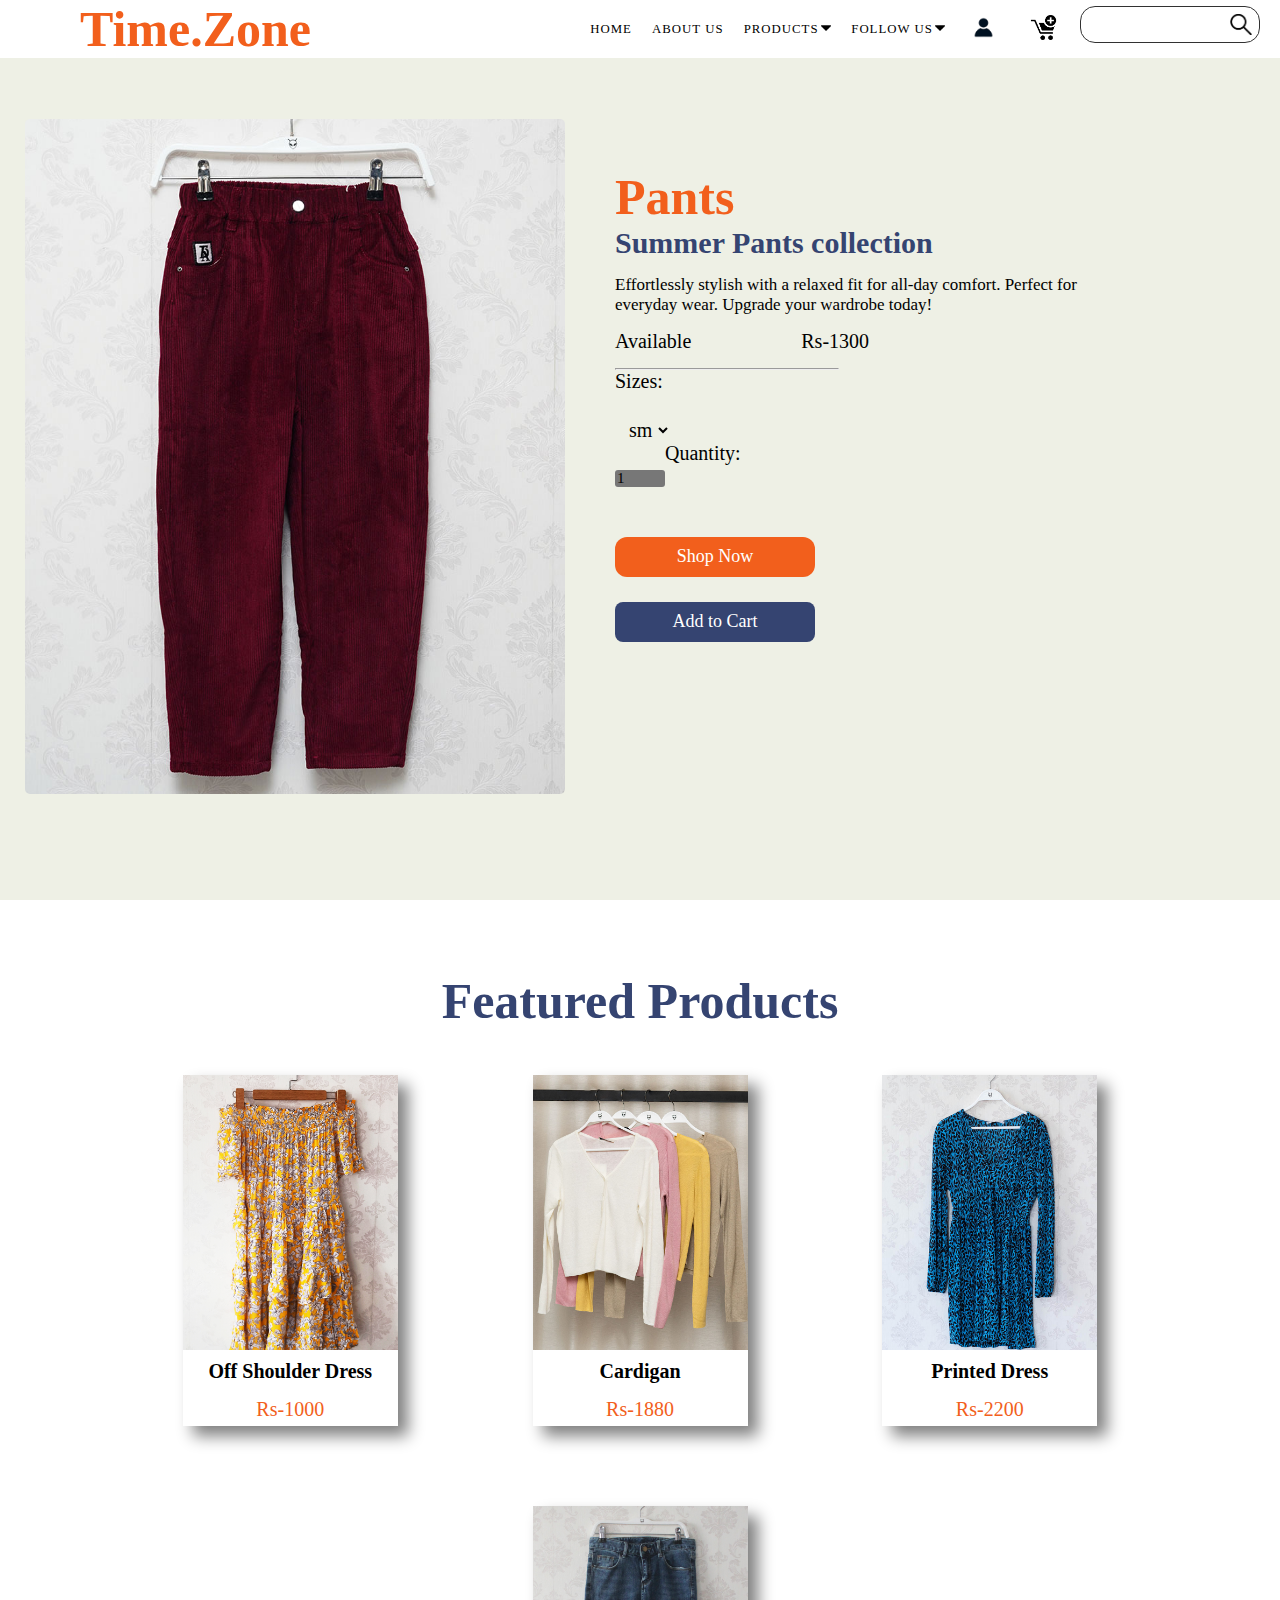
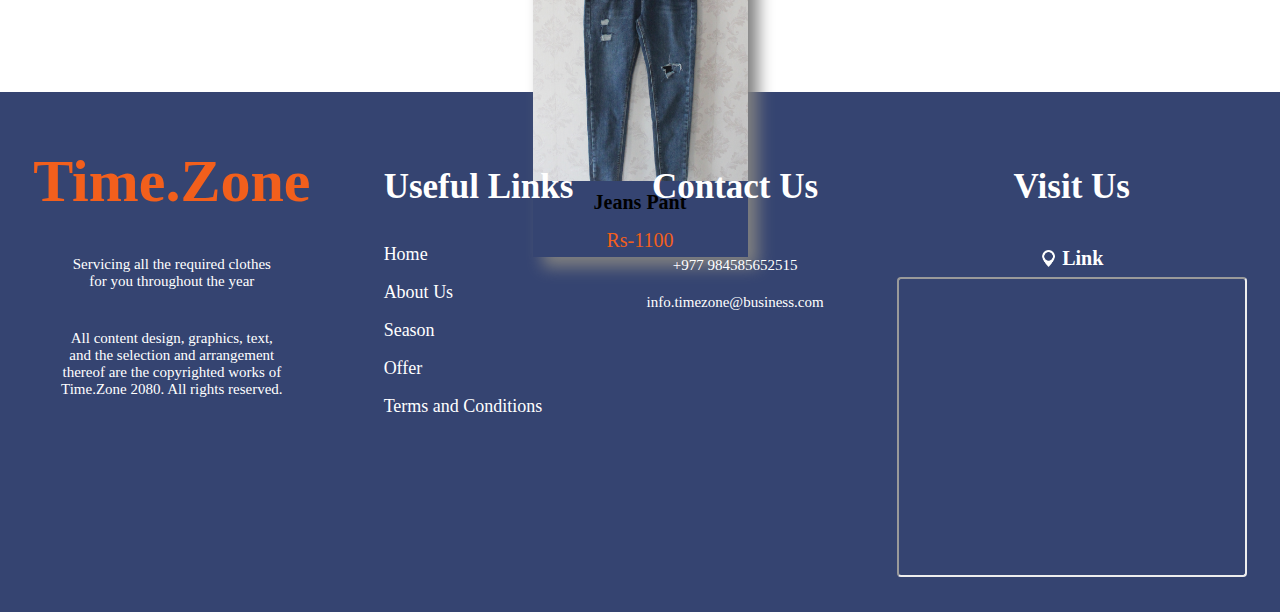
<file: summerP.html>
<!DOCTYPE html>
<html lang="en" class="summer__products">
  <head>
    <meta charset="UTF-8" />
    <meta name="viewport" content="width=device-width, initial-scale=1.0" />
    <title>Products</title>
    <link rel="stylesheet" href="style.css" />
    <link rel="stylesheet" href="responsive.css" />
  </head>
  <body>
    <header class="active">
      <div id="logo-title">
        <a href="#"><h1>Time.Zone</h1></a>
      </div>
      <div id="navigation">
        <ul class="menu">
          <li class="active"><a href="index.html">Home</a></li>
          <li class="about-us">
            <a href="about.html">About Us</a>
          </li>
          <li class="season-products">
            <a href="#">Products</a>
            <img src="ImageGallery/sort-down.png" alt="Sort down image" />
            <div class="sub-menu">
              <ul>
                <li><a href="winter.html">Winter Clothes</a></li>
                <li><a href="summer.html">Summer Clothes</a></li>
              </ul>
            </div>
          </li>
          <li class="follow">
            <a href="#">Follow Us</a>
            <img src="ImageGallery/sort-down.png" alt="Sort down image" />
            <div class="social-icon">
              <a
                href="https://www.facebook.com/"
                target="_blank"
                rel="noopener noreferrer"
                ><img src="ImageGallery/facebook.png" alt="facebook Image "
              /></a>
              <a
                href="https://www.instagram.com/"
                target="_blank"
                rel="noopener noreferrer"
                ><img src="ImageGallery/insta.png" alt="Instagram Image"
              /></a>
              <a
                href="https://github.com/ "
                target="_blank"
                rel="noopener noreferrer"
                ><img src="ImageGallery/github.png" alt="Github Image"
              /></a>
              <a
                href="https://www.linkedin.com/"
                target="_blank"
                rel="noopener noreferrer"
                ><img src="ImageGallery/linkedin.png" alt="LinkedIn Image"
              /></a>
            </div>
          </li>
          <li class="person-icon">
            <a href="signin.html" target="_blank" rel="noopener noreferrer"
              ><img
                src="ImageGallery/person-icon-image.png"
                alt="Person Profile Image"
            /></a>
          </li>
          <li class="add-icon">
            <a href="adddtocart.html"
              ><img src="ImageGallery/add-to-cart-img.png" alt="Cart Image"
            /></a>
          </li>
        </ul>
        <div class="input-search">
          <input type="text" />
          <img src="ImageGallery/search.png" alt="Search Image" />
        </div>
      </div>
      <div id="strip">
        <img class="strip-active" src="ImageGallery/menu.png" alt="Strip" />
        <img
          class="crossline"
          src="ImageGallery/crossnav.png"
          alt="cross line"
        />
        <div id="navigation-drop">
          <div class="menu-drop">
            <ul class="navbar-list">
              <li class="navbar-link"><a href="index.html">Home</a></li>
              <li class="navbar-link"><a href="about.html">About Us</a></li>
              <li class="parent_menu">
                <a href="winter.html">Products</a>
                <div id="submenu_products">
                  <ul>
                    <li><a href="winter.html">Winter Products</a></li>
                    <li><a href="summer.html">Summer Products</a></li>
                  </ul>
                </div>
              </li>
              <li><a href="#">Contact Us</a></li>
              <li class="socialMenu">
                <a href="index.html">Follow Us</a>
                <div id="socialpages">
                  <ul>
                    <li>
                      <a href="ImageGallery/facebook.png"
                        ><img src="ImageGallery/facebook.png" alt="facebook"
                      /></a>
                    </li>
                    <li>
                      <a href="https://www.instagram.com/"
                        ><img src="ImageGallery/insta.png" alt="instagram"
                      /></a>
                    </li>
                    <li>
                      <a href="https://www.linkedin.com/"
                        ><img src="ImageGallery/linkedin.png" alt="linkedin"
                      /></a>
                    </li>
                    <li>
                      <a href="https://github.com/"
                        ><img src="ImageGallery/github.png" alt="github"
                      /></a>
                    </li>
                  </ul>
                </div>
              </li>
              <li>
                <div id="loginimages">
                  <div id="profile">
                    <a href="signin.html">Sign In</a>
                    <a href="signin.html"
                      ><img
                        src="/ImageGallery/person-icon-image.png"
                        alt="person profile image "
                    /></a>
                  </div>
                </div>
              </li>
              <li>
                <div id="addcart">
                  <div id="cart">
                    <a href="adddtocart.html">Cart</a>
                    <a href="adddtocart.html"
                      ><img
                        src="ImageGallery/add-to-cart-img.png"
                        alt="add to cart image"
                    /></a>
                  </div>
                </div>
              </li>
            </ul>
          </div>
        </div>
      </div>
    </header>
    <!-- Product details -->
    <section class="products">
      <div class="products__wrapper product_page__wrapper">
        <div class="product__image">
          <img src="../ImageGallery/pull-on-pants.jpg" alt="Pants" />
        </div>
        <div class="product__description">
          <div class="product__content1">
            <div class="product__name-box">
              <h2 class="product__title-main">Pants</h2>
              <p class="product__subtitle-main">Summer Pants collection</p>
              <p></p>
              <p class="product__paragraph">
                Effortlessly stylish with a relaxed fit for all-day comfort.
                Perfect for everyday wear. Upgrade your wardrobe today!
              </p>
            </div>
            <div class="product__price">
              <p class="product__available">Available</p>
              <p class="product__amount">Rs-1300</p>
            </div>
            <hr class="product__hr" />
            <div class="product__shop-now">
              <label class="product__label1">Sizes:</label>
              <select name="brands" class="product__input1">
                <option value="sm">sm</option>
                <option value="l">l</option>
                <option value="xl">xl</option>
                <option value="2xl">2xl</option>
              </select>

              <label for="Quantity" class="product__label2">Quantity:</label>
              <input
                type="number"
                name="Quantity"
                id="Quantity"
                min="1"
                max="31"
                step="1"
                value="1"
                class="product__input2"
              />
            </div>
            <div class="product__page__button">
              <a href="#" class="button_1 product_page-shop-btn">Shop Now</a>
              <a href="#" class="button_1 product_page-shop-btn-cart"
                >Add to Cart</a
              >
            </div>
          </div>
        </div>
      </div>
    </section>

    <!--  Similar Products -->

    <section class="similar-products feature__products">
      <div class="similar__container similar__grid product_page__wrapper">
        <h2 class="similar__products__title">Featured Products</h2>
        <!-- <hr class="similar__hr"> -->
        <div class="row">
          <div class="col-1 similar__columns">
            <a href="" class="similar__product__link">
              <img src="../ImageGallery/off-shoulder.jpg" alt="Plka Dress" />
              <h4>Off Shoulder Dress</h4>
              <p>Rs-1000</p>
            </a>
          </div>
          <div class="col-2 similar__columns">
            <a href="" class="similar__product__link">
              <img src="../ImageGallery/Cardigan.jpg" alt="Plain Shirt" />
              <h4>Cardigan</h4>
              <p>Rs-1880</p>
            </a>
          </div>
          <div class="col-3 similar__columns">
            <a href="" class="similar__product__link">
              <img src="../ImageGallery/printed-dress.jpg" alt="T-shirt" />
              <h4>Printed Dress</h4>
              <p>Rs-2200</p>
            </a>
          </div>
          <div class="col-4 similar__columns">
            <a href="" class="similar__product__link">
              <img src="../ImageGallery/jeans.jpg" alt="jeans pants" />
              <h4>Jeans Pant</h4>
              <p>Rs-1100</p>
            </a>
          </div>
        </div>
      </div>
    </section>
    <footer>
      <div class="category1">
        <div class="info1">
          <h1><a href="index.html">Time.Zone</a></h1>
          <div class="origin">
            <p>Servicing all the required clothes</p>
            <p>for you throughout the year</p>
          </div>
          <div class="copy">
            <p>All content design, graphics, text,</p>
            <p>and the selection and arrangement</p>
            <p>thereof are the copyrighted works of</p>
            <p>Time.Zone 2080. All rights reserved.</p>
          </div>
        </div>
      </div>
      <div class="category2">
        <h1>Useful Links</h1>
        <div class="menu">
          <ul>
            <li><a href="index.html">Home</a></li>
            <li><a href="about.html">About Us</a></li>
            <li><a href="summer.html">Season</a></li>
            <li><a href="index.html">Offer</a></li>
            <li><a href="index.html">Terms and Conditions</a></li>
          </ul>
        </div>
      </div>
      <div class="category3">
        <h1>Contact Us</h1>
        <div class="call">
          <p>+977 984585652515</p>
          <p>info.timezone@business.com</p>
        </div>
      </div>
      <div class="category4">
        <h1>Visit Us</h1>
        <div class="address">
          <img src="ImageGallery/location.png" alt="Location Image" />
          <h3>Link</h3>
        </div>
        <div id="location">
          <iframe
            src="https://www.google.com/maps/embed?pb=!1m18!1m12!1m3!1d4995.474386812669!2d85.32861784792648!3d27.70697781696515!2m3!1f0!2f0!3f0!3m2!1i1024!2i768!4f13.1!3m3!1m2!1s0x39eb190a692fc1c5%3A0xb1c8685679ee4aff!2sMid-Valley%20International%20College!5e0!3m2!1sen!2snp!4v1711675601899!5m2!1sen!2snp"
            allowfullscreen=""
            referrerpolicy="no-referrer-when-downgrade"
          ></iframe>
        </div>
      </div>
    </footer>
    <script src="script.js"></script>
  </body>
</html>
</file>
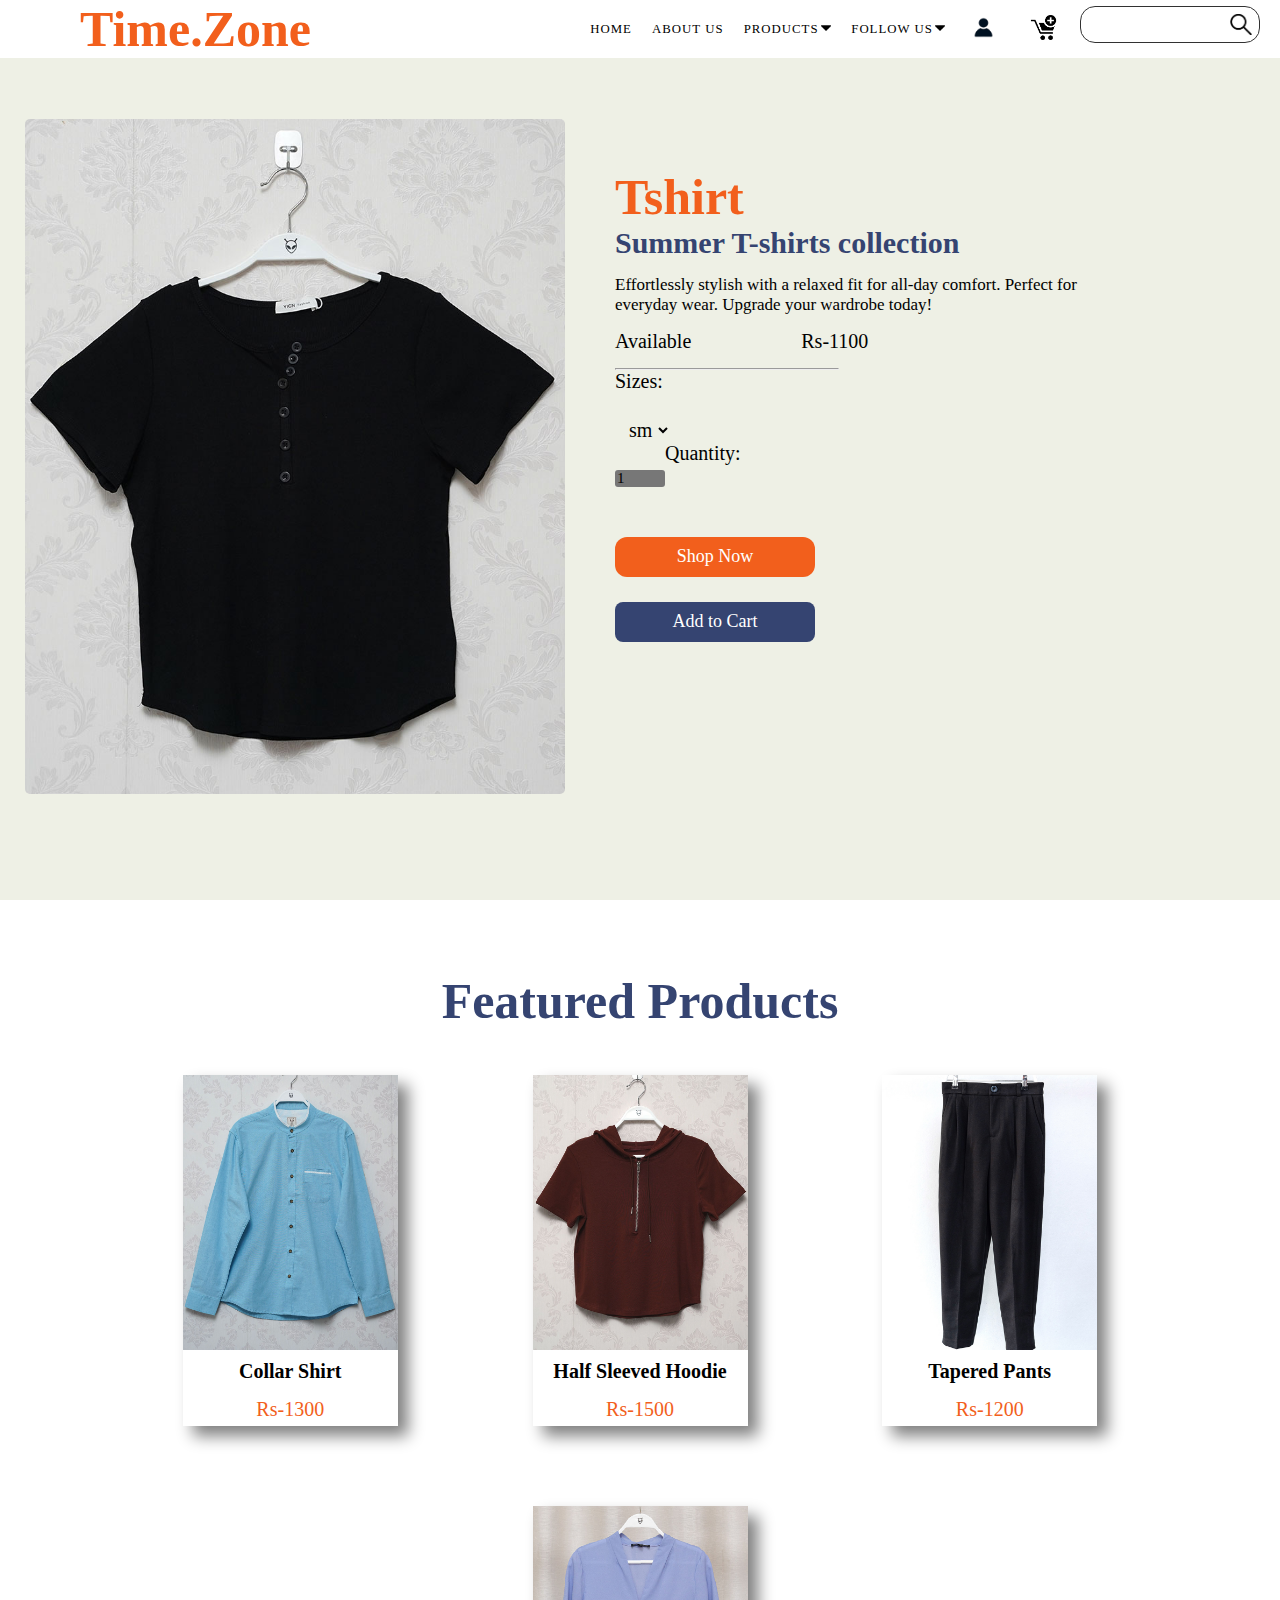
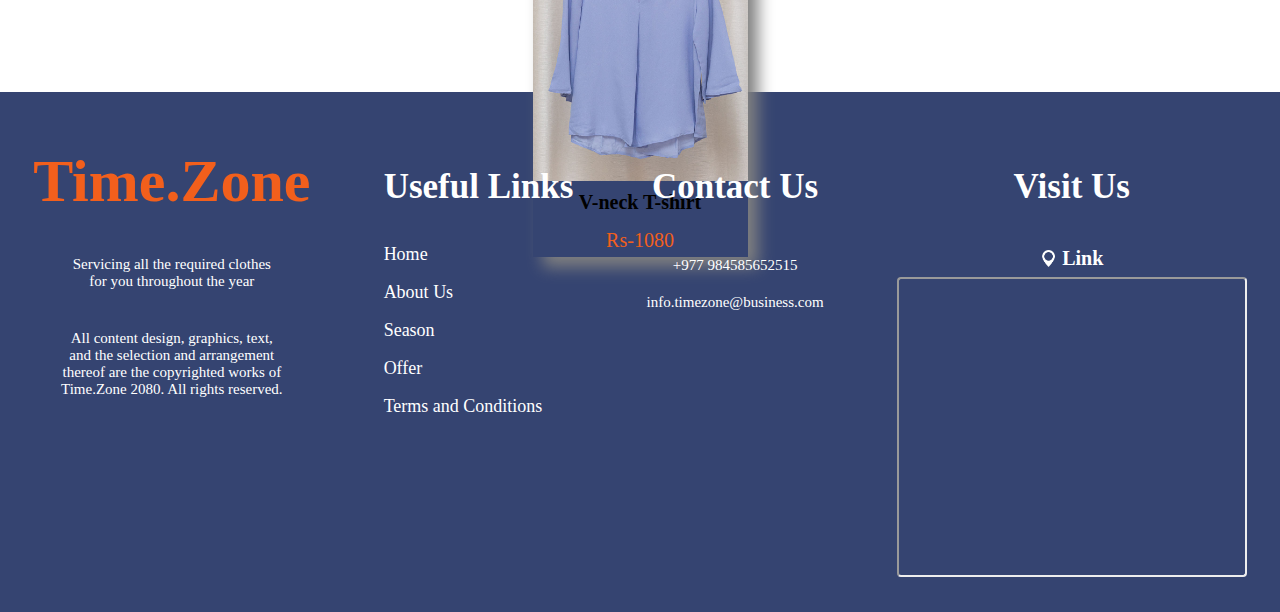
<file: SummerP1.html>
<!DOCTYPE html>
<html lang="en" class="summer__products">
  <head>
    <meta charset="UTF-8" />
    <meta name="viewport" content="width=device-width, initial-scale=1.0" />
    <title>Products</title>
    <link rel="stylesheet" href="style.css" />
    <link rel="stylesheet" href="responsive.css" />
  </head>
  <body>
    <header class="active">
      <div id="logo-title">
        <a href="#"><h1>Time.Zone</h1></a>
      </div>
      <div id="navigation">
        <ul class="menu">
          <li class="active"><a href="index.html">Home</a></li>
          <li class="about-us">
            <a href="about.html">About Us</a>
          </li>
          <li class="season-products">
            <a href="#">Products</a>
            <img src="ImageGallery/sort-down.png" alt="Sort down image" />
            <div class="sub-menu">
              <ul>
                <li><a href="winter.html">Winter Clothes</a></li>
                <li><a href="summer.html">Summer Clothes</a></li>
              </ul>
            </div>
          </li>
          <li class="follow">
            <a href="#">Follow Us</a>
            <img src="ImageGallery/sort-down.png" alt="Sort down image" />
            <div class="social-icon">
              <a
                href="https://www.facebook.com/"
                target="_blank"
                rel="noopener noreferrer"
                ><img src="ImageGallery/facebook.png" alt="facebook Image "
              /></a>
              <a
                href="https://www.instagram.com/"
                target="_blank"
                rel="noopener noreferrer"
                ><img src="ImageGallery/insta.png" alt="Instagram Image"
              /></a>
              <a
                href="https://github.com/ "
                target="_blank"
                rel="noopener noreferrer"
                ><img src="ImageGallery/github.png" alt="Github Image"
              /></a>
              <a
                href="https://www.linkedin.com/"
                target="_blank"
                rel="noopener noreferrer"
                ><img src="ImageGallery/linkedin.png" alt="LinkedIn Image"
              /></a>
            </div>
          </li>
          <li class="person-icon">
            <a href="signin.html" target="_blank" rel="noopener noreferrer"
              ><img
                src="ImageGallery/person-icon-image.png"
                alt="Person Profile Image"
            /></a>
          </li>
          <li class="add-icon">
            <a href="adddtocart.html"
              ><img src="ImageGallery/add-to-cart-img.png" alt="Cart Image"
            /></a>
          </li>
        </ul>
        <div class="input-search">
          <input type="text" />
          <img src="ImageGallery/search.png" alt="Search Image" />
        </div>
      </div>
      <div id="strip">
        <img class="strip-active" src="ImageGallery/menu.png" alt="Strip" />
        <img
          class="crossline"
          src="ImageGallery/crossnav.png"
          alt="cross line"
        />
        <div id="navigation-drop">
          <div class="menu-drop">
            <ul class="navbar-list">
              <li class="navbar-link"><a href="index.html">Home</a></li>
              <li class="navbar-link"><a href="about.html">About Us</a></li>
              <li class="parent_menu">
                <a href="winter.html">Products</a>
                <div id="submenu_products">
                  <ul>
                    <li><a href="winter.html">Winter Products</a></li>
                    <li><a href="summer.html">Summer Products</a></li>
                  </ul>
                </div>
              </li>
              <li><a href="#">Contact Us</a></li>
              <li class="socialMenu">
                <a href="index.html">Follow Us</a>
                <div id="socialpages">
                  <ul>
                    <li>
                      <a href="ImageGallery/facebook.png"
                        ><img src="ImageGallery/facebook.png" alt="facebook"
                      /></a>
                    </li>
                    <li>
                      <a href="https://www.instagram.com/"
                        ><img src="ImageGallery/insta.png" alt="instagram"
                      /></a>
                    </li>
                    <li>
                      <a href="https://www.linkedin.com/"
                        ><img src="ImageGallery/linkedin.png" alt="linkedin"
                      /></a>
                    </li>
                    <li>
                      <a href="https://github.com/"
                        ><img src="ImageGallery/github.png" alt="github"
                      /></a>
                    </li>
                  </ul>
                </div>
              </li>
              <li>
                <div id="loginimages">
                  <div id="profile">
                    <a href="signin.html">Sign In</a>
                    <a href="signin.html"
                      ><img
                        src="/ImageGallery/person-icon-image.png"
                        alt="person profile image "
                    /></a>
                  </div>
                </div>
              </li>
              <li>
                <div id="addcart">
                  <div id="cart">
                    <a href="adddtocart.html">Cart</a>
                    <a href="adddtocart.html"
                      ><img
                        src="ImageGallery/add-to-cart-img.png"
                        alt="add to cart image"
                    /></a>
                  </div>
                </div>
              </li>
            </ul>
          </div>
        </div>
      </div>
    </header>
    <!-- Product details -->
    <section class="products">
      <div class="products__wrapper product_page__wrapper">
        <div class="product__image">
          <img src="../ImageGallery/tshirt.jpg" alt="Tshirt Image" />
        </div>
        <div class="product__description">
          <div class="product__content1">
            <div class="product__name-box">
              <h2 class="product__title-main">Tshirt</h2>
              <p class="product__subtitle-main">Summer T-shirts collection</p>
              <p></p>
              <p class="product__paragraph">
                Effortlessly stylish with a relaxed fit for all-day comfort.
                Perfect for everyday wear. Upgrade your wardrobe today!
              </p>
            </div>
            <div class="product__price">
              <p class="product__available">Available</p>
              <p class="product__amount">Rs-1100</p>
            </div>
            <hr class="product__hr" />
            <div class="product__shop-now">
              <label class="product__label1">Sizes:</label>
              <select name="brands" class="product__input1">
                <option value="sm">sm</option>
                <option value="l">l</option>
                <option value="xl">xl</option>
                <option value="2xl">2xl</option>
              </select>

              <label for="Quantity" class="product__label2">Quantity:</label>
              <input
                type="number"
                name="Quantity"
                id="Quantity"
                min="1"
                max="31"
                step="1"
                value="1"
                class="product__input2"
              />
            </div>
            <div class="product__page__button">
              <a href="#" class="button_1 product_page-shop-btn">Shop Now</a>
              <a href="#" class="button_1 product_page-shop-btn-cart"
                >Add to Cart</a
              >
            </div>
          </div>
        </div>
      </div>
    </section>

    <!--  Similar Products -->

    <section class="similar-products feature__products">
      <div class="similar__container similar__grid product_page__wrapper">
        <h2 class="similar__products__title">Featured Products</h2>
        <!-- <hr class="similar__hr"> -->
        <div class="row">
          <div class="col-1 similar__columns">
            <a href="summerP2.html" class="similar__product__link">
              <img src="../ImageGallery/collar-shirt.jpg" alt="Collar Shirt" />
              <h4>Collar Shirt</h4>
              <p>Rs-1300</p>
            </a>
          </div>
          <div class="col-2 similar__columns">
            <a href="SummerP3.html" class="similar__product__link">
              <img
                src="../ImageGallery/half-sleeved-hoodie.jpg"
                alt="half Sleeved Hoodie"
              />
              <h4>Half Sleeved Hoodie</h4>
              <p>Rs-1500</p>
            </a>
          </div>
          <div class="col-3 similar__columns">
            <a href="summerT.html" class="similar__product__link">
              <img src="../ImageGallery/taperedPants.jpg" alt="Tapered Pants" />
              <h4>Tapered Pants</h4>
              <p>Rs-1200</p>
            </a>
          </div>
          <div class="col-4 similar__columns">
            <a href="SummerP4.html" class="similar__product__link">
              <img
                src="../ImageGallery/v-neck-shirt.jpg"
                alt="V-neck t-shirt"
              />
              <h4>V-neck T-shirt</h4>
              <p>Rs-1080</p>
            </a>
          </div>
        </div>
      </div>
    </section>

    <footer>
      <div class="category1">
        <div class="info1">
          <h1><a href="index.html">Time.Zone</a></h1>
          <div class="origin">
            <p>Servicing all the required clothes</p>
            <p>for you throughout the year</p>
          </div>
          <div class="copy">
            <p>All content design, graphics, text,</p>
            <p>and the selection and arrangement</p>
            <p>thereof are the copyrighted works of</p>
            <p>Time.Zone 2080. All rights reserved.</p>
          </div>
        </div>
      </div>
      <div class="category2">
        <h1>Useful Links</h1>
        <div class="menu">
          <ul>
            <li><a href="index.html">Home</a></li>
            <li><a href="about.html">About Us</a></li>
            <li><a href="summer.html">Season</a></li>
            <li><a href="index.html">Offer</a></li>
            <li><a href="index.html">Terms and Conditions</a></li>
          </ul>
        </div>
      </div>
      <div class="category3">
        <h1>Contact Us</h1>
        <div class="call">
          <p>+977 984585652515</p>
          <p>info.timezone@business.com</p>
        </div>
      </div>
      <div class="category4">
        <h1>Visit Us</h1>
        <div class="address">
          <img src="ImageGallery/location.png" alt="Location Image" />
          <h3>Link</h3>
        </div>
        <div id="location">
          <iframe
            src="https://www.google.com/maps/embed?pb=!1m18!1m12!1m3!1d4995.474386812669!2d85.32861784792648!3d27.70697781696515!2m3!1f0!2f0!3f0!3m2!1i1024!2i768!4f13.1!3m3!1m2!1s0x39eb190a692fc1c5%3A0xb1c8685679ee4aff!2sMid-Valley%20International%20College!5e0!3m2!1sen!2snp!4v1711675601899!5m2!1sen!2snp"
            allowfullscreen=""
            referrerpolicy="no-referrer-when-downgrade"
          ></iframe>
        </div>
      </div>
    </footer>
    <script src="script.js"></script>
  </body>
</html>
</file>
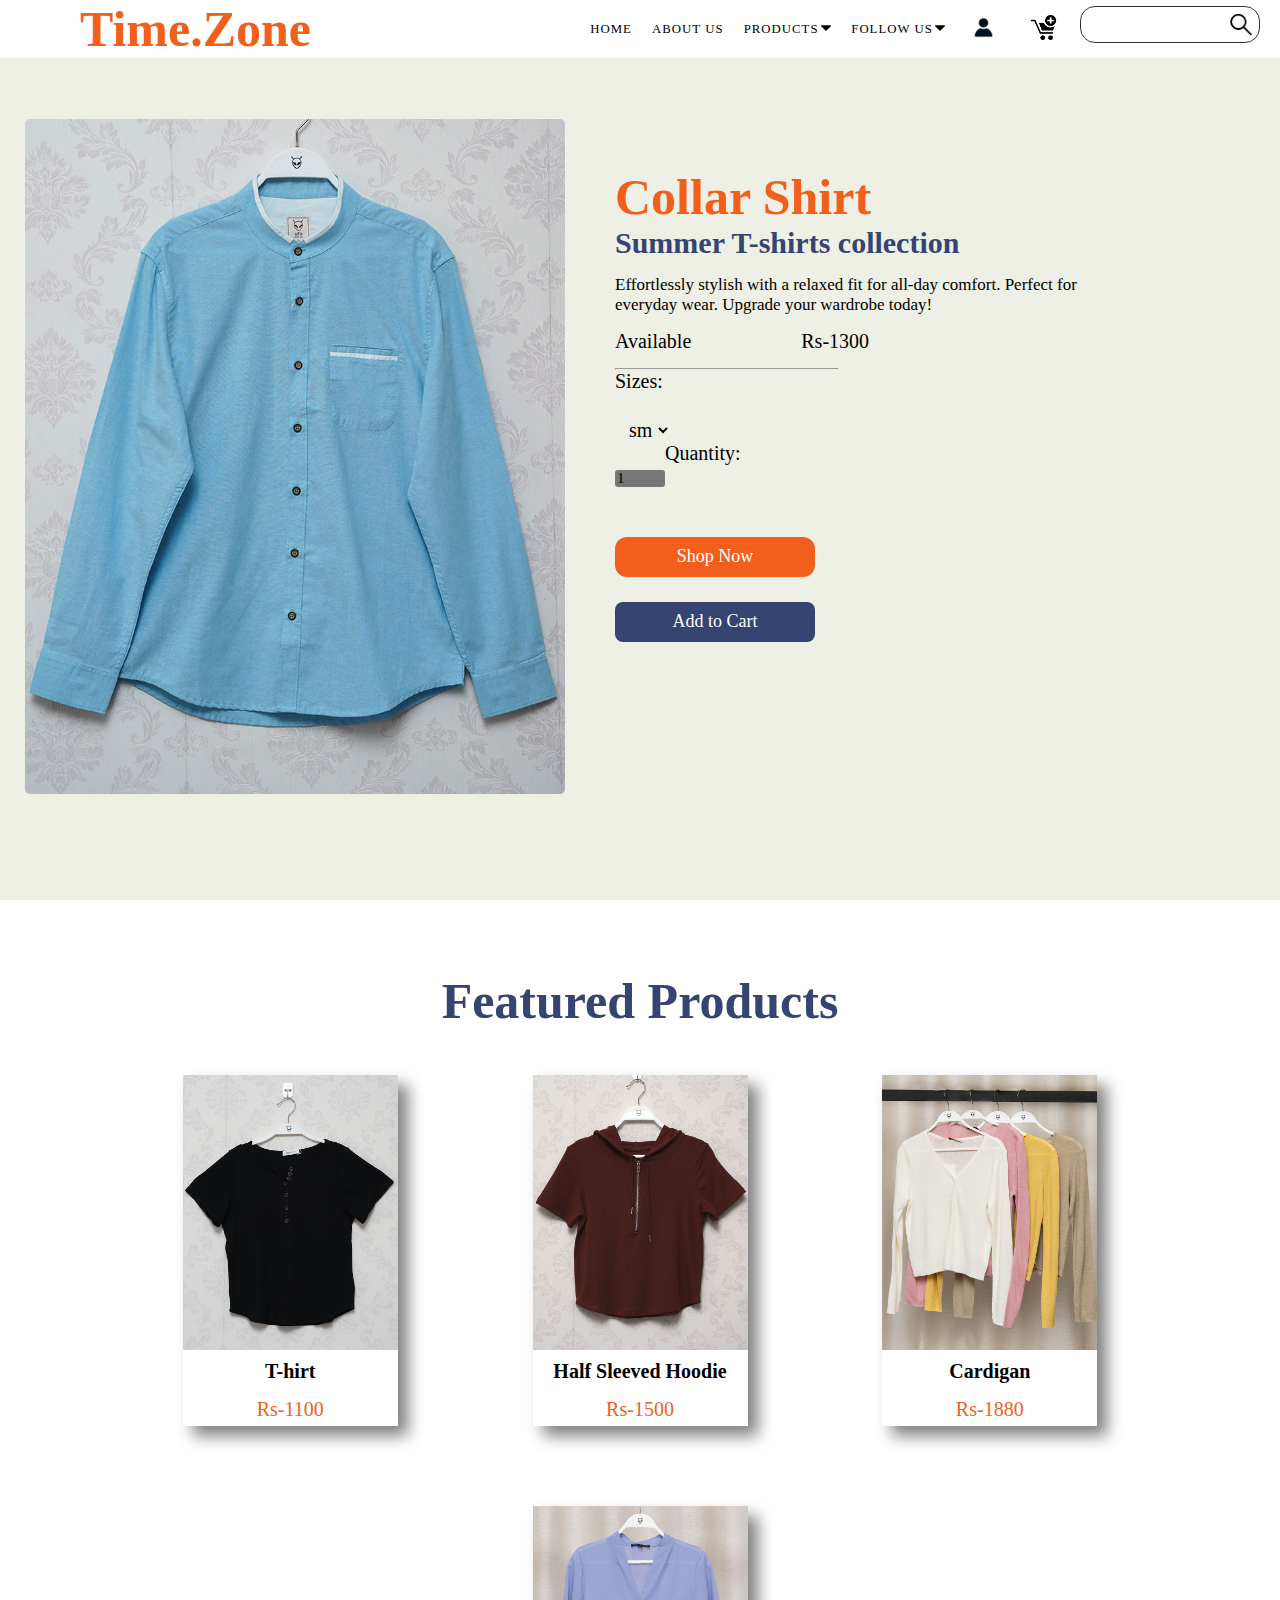
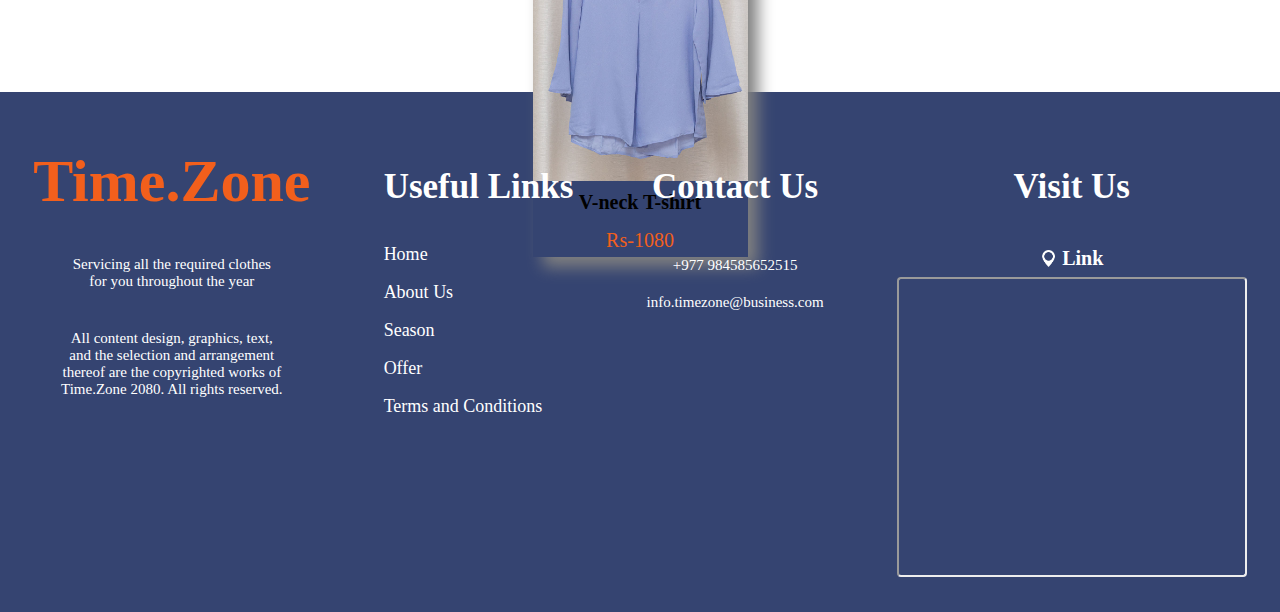
<file: summerP2.html>
<!DOCTYPE html>
<html lang="en" class="summer__products">
  <head>
    <meta charset="UTF-8" />
    <meta name="viewport" content="width=device-width, initial-scale=1.0" />
    <title>Products</title>
    <link rel="stylesheet" href="style.css" />
    <link rel="stylesheet" href="responsive.css" />
  </head>
  <body>
    <header class="active">
      <div id="logo-title">
        <a href="#"><h1>Time.Zone</h1></a>
      </div>
      <div id="navigation">
        <ul class="menu">
          <li class="active"><a href="index.html">Home</a></li>
          <li class="about-us">
            <a href="about.html">About Us</a>
          </li>
          <li class="season-products">
            <a href="#">Products</a>
            <img src="ImageGallery/sort-down.png" alt="Sort down image" />
            <div class="sub-menu">
              <ul>
                <li><a href="winter.html">Winter Clothes</a></li>
                <li><a href="summer.html">Summer Clothes</a></li>
              </ul>
            </div>
          </li>
          <li class="follow">
            <a href="#">Follow Us</a>
            <img src="ImageGallery/sort-down.png" alt="Sort down image" />
            <div class="social-icon">
              <a
                href="https://www.facebook.com/"
                target="_blank"
                rel="noopener noreferrer"
                ><img src="ImageGallery/facebook.png" alt="facebook Image "
              /></a>
              <a
                href="https://www.instagram.com/"
                target="_blank"
                rel="noopener noreferrer"
                ><img src="ImageGallery/insta.png" alt="Instagram Image"
              /></a>
              <a
                href="https://github.com/ "
                target="_blank"
                rel="noopener noreferrer"
                ><img src="ImageGallery/github.png" alt="Github Image"
              /></a>
              <a
                href="https://www.linkedin.com/"
                target="_blank"
                rel="noopener noreferrer"
                ><img src="ImageGallery/linkedin.png" alt="LinkedIn Image"
              /></a>
            </div>
          </li>
          <li class="person-icon">
            <a href="signin.html" target="_blank" rel="noopener noreferrer"
              ><img
                src="ImageGallery/person-icon-image.png"
                alt="Person Profile Image"
            /></a>
          </li>
          <li class="add-icon">
            <a href="adddtocart.html"
              ><img src="ImageGallery/add-to-cart-img.png" alt="Cart Image"
            /></a>
          </li>
        </ul>
        <div class="input-search">
          <input type="text" />
          <img src="ImageGallery/search.png" alt="Search Image" />
        </div>
      </div>
      <div id="strip">
        <img class="strip-active" src="ImageGallery/menu.png" alt="Strip" />
        <img
          class="crossline"
          src="ImageGallery/crossnav.png"
          alt="cross line"
        />
        <div id="navigation-drop">
          <div class="menu-drop">
            <ul class="navbar-list">
              <li class="navbar-link"><a href="index.html">Home</a></li>
              <li class="navbar-link"><a href="about.html">About Us</a></li>
              <li class="parent_menu">
                <a href="winter.html">Products</a>
                <div id="submenu_products">
                  <ul>
                    <li><a href="winter.html">Winter Products</a></li>
                    <li><a href="summer.html">Summer Products</a></li>
                  </ul>
                </div>
              </li>
              <li><a href="#">Contact Us</a></li>
              <li class="socialMenu">
                <a href="index.html">Follow Us</a>
                <div id="socialpages">
                  <ul>
                    <li>
                      <a href="ImageGallery/facebook.png"
                        ><img src="ImageGallery/facebook.png" alt="facebook"
                      /></a>
                    </li>
                    <li>
                      <a href="https://www.instagram.com/"
                        ><img src="ImageGallery/insta.png" alt="instagram"
                      /></a>
                    </li>
                    <li>
                      <a href="https://www.linkedin.com/"
                        ><img src="ImageGallery/linkedin.png" alt="linkedin"
                      /></a>
                    </li>
                    <li>
                      <a href="https://github.com/"
                        ><img src="ImageGallery/github.png" alt="github"
                      /></a>
                    </li>
                  </ul>
                </div>
              </li>
              <li>
                <div id="loginimages">
                  <div id="profile">
                    <a href="signin.html">Sign In</a>
                    <a href="signin.html"
                      ><img
                        src="/ImageGallery/person-icon-image.png"
                        alt="person profile image "
                    /></a>
                  </div>
                </div>
              </li>
              <li>
                <div id="addcart">
                  <div id="cart">
                    <a href="adddtocart.html">Cart</a>
                    <a href="adddtocart.html"
                      ><img
                        src="ImageGallery/add-to-cart-img.png"
                        alt="add to cart image"
                    /></a>
                  </div>
                </div>
              </li>
            </ul>
          </div>
        </div>
      </div>
    </header>
    <!-- Product details -->
    <section class="products">
      <div class="products__wrapper product_page__wrapper">
        <div class="product__image">
          <img src="../ImageGallery/collar-shirt.jpg" alt="Tshirt Image" />
        </div>
        <div class="product__description">
          <div class="product__content1">
            <div class="product__name-box">
              <h2 class="product__title-main">Collar Shirt</h2>
              <p class="product__subtitle-main">Summer T-shirts collection</p>
              <p></p>
              <p class="product__paragraph">
                Effortlessly stylish with a relaxed fit for all-day comfort.
                Perfect for everyday wear. Upgrade your wardrobe today!
              </p>
            </div>
            <div class="product__price">
              <p class="product__available">Available</p>
              <p class="product__amount">Rs-1300</p>
            </div>
            <hr class="product__hr" />
            <div class="product__shop-now">
              <label class="product__label1">Sizes:</label>
              <select name="brands" class="product__input1">
                <option value="sm">sm</option>
                <option value="l">l</option>
                <option value="xl">xl</option>
                <option value="2xl">2xl</option>
              </select>

              <label for="Quantity" class="product__label2">Quantity:</label>
              <input
                type="number"
                name="Quantity"
                id="Quantity"
                min="1"
                max="31"
                step="1"
                value="1"
                class="product__input2"
              />
            </div>
            <div class="product__page__button">
              <a href="#" class="button_1 product_page-shop-btn">Shop Now</a>
              <a href="#" class="button_1 product_page-shop-btn-cart"
                >Add to Cart</a
              >
            </div>
          </div>
        </div>
      </div>
    </section>

    <!--  Similar Products -->

    <section class="similar-products feature__products">
      <div class="similar__container similar__grid product_page__wrapper">
        <h2 class="similar__products__title">Featured Products</h2>
        <!-- <hr class="similar__hr"> -->
        <div class="row">
          <div class="col-1 similar__columns">
            <a href="SummerP1.html" class="similar__product__link">
              <img src="../ImageGallery/tshirt.jpg" alt="T-Shirt" />
              <h4>T-hirt</h4>
              <p>Rs-1100</p>
            </a>
          </div>
          <div class="col-2 similar__columns">
            <a href="SummerP3.html" class="similar__product__link">
              <img
                src="../ImageGallery/half-sleeved-hoodie.jpg"
                alt="half Sleeved Hoodie"
              />
              <h4>Half Sleeved Hoodie</h4>
              <p>Rs-1500</p>
            </a>
          </div>
          <div class="col-3 similar__columns">
            <a href="summerCa.html" class="similar__product__link">
              <img src="../ImageGallery/Cardigan.jpg" alt="Cardigan" />
              <h4>Cardigan</h4>
              <p>Rs-1880</p>
            </a>
          </div>
          <div class="col-4 similar__columns">
            <a href="SummerP4.html" class="similar__product__link">
              <img
                src="../ImageGallery/v-neck-shirt.jpg"
                alt="V-neck t-shirt"
              />
              <h4>V-neck T-shirt</h4>
              <p>Rs-1080</p>
            </a>
          </div>
        </div>
      </div>
    </section>
    <footer>
      <div class="category1">
        <div class="info1">
          <h1><a href="index.html">Time.Zone</a></h1>
          <div class="origin">
            <p>Servicing all the required clothes</p>
            <p>for you throughout the year</p>
          </div>
          <div class="copy">
            <p>All content design, graphics, text,</p>
            <p>and the selection and arrangement</p>
            <p>thereof are the copyrighted works of</p>
            <p>Time.Zone 2080. All rights reserved.</p>
          </div>
        </div>
      </div>
      <div class="category2">
        <h1>Useful Links</h1>
        <div class="menu">
          <ul>
            <li><a href="index.html">Home</a></li>
            <li><a href="about.html">About Us</a></li>
            <li><a href="summer.html">Season</a></li>
            <li><a href="index.html">Offer</a></li>
            <li><a href="index.html">Terms and Conditions</a></li>
          </ul>
        </div>
      </div>
      <div class="category3">
        <h1>Contact Us</h1>
        <div class="call">
          <p>+977 984585652515</p>
          <p>info.timezone@business.com</p>
        </div>
      </div>
      <div class="category4">
        <h1>Visit Us</h1>
        <div class="address">
          <img src="ImageGallery/location.png" alt="Location Image" />
          <h3>Link</h3>
        </div>
        <div id="location">
          <iframe
            src="https://www.google.com/maps/embed?pb=!1m18!1m12!1m3!1d4995.474386812669!2d85.32861784792648!3d27.70697781696515!2m3!1f0!2f0!3f0!3m2!1i1024!2i768!4f13.1!3m3!1m2!1s0x39eb190a692fc1c5%3A0xb1c8685679ee4aff!2sMid-Valley%20International%20College!5e0!3m2!1sen!2snp!4v1711675601899!5m2!1sen!2snp"
            allowfullscreen=""
            referrerpolicy="no-referrer-when-downgrade"
          ></iframe>
        </div>
      </div>
    </footer>
    <script src="script.js"></script>
  </body>
</html>
</file>
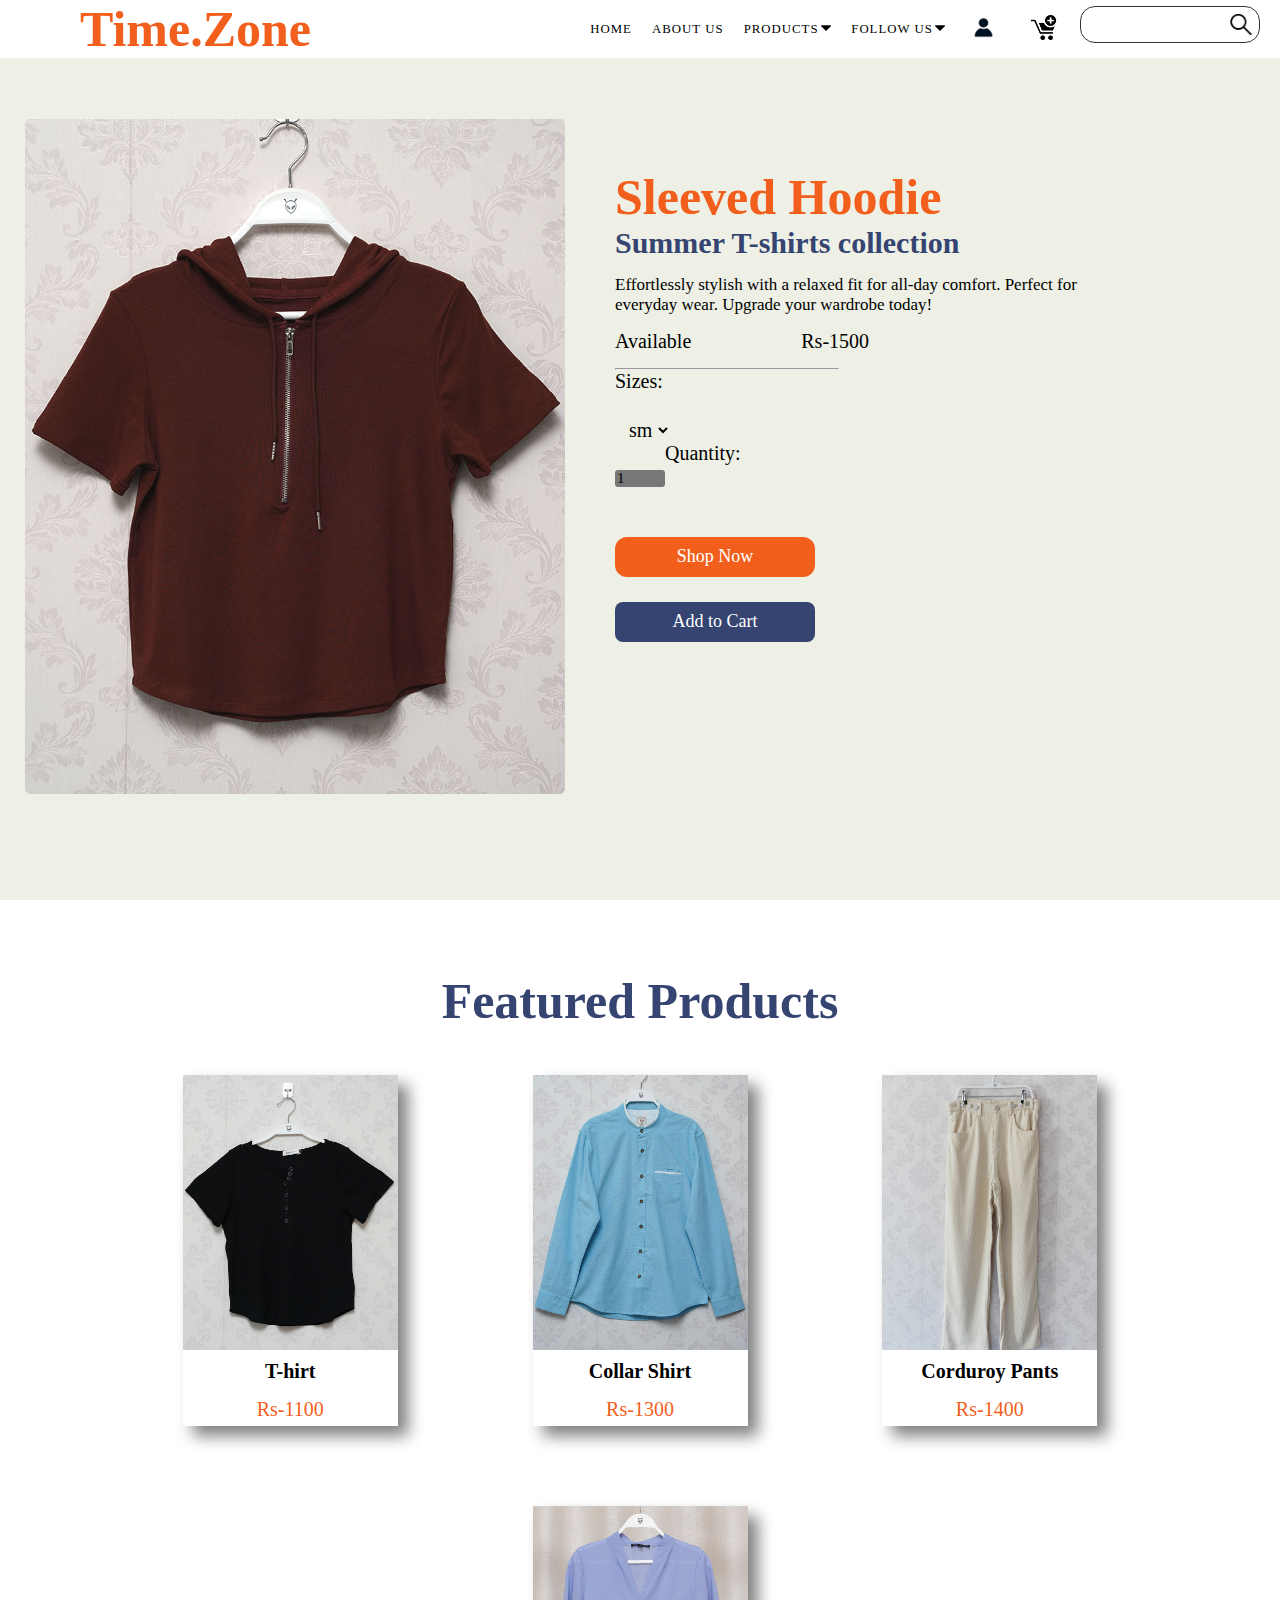
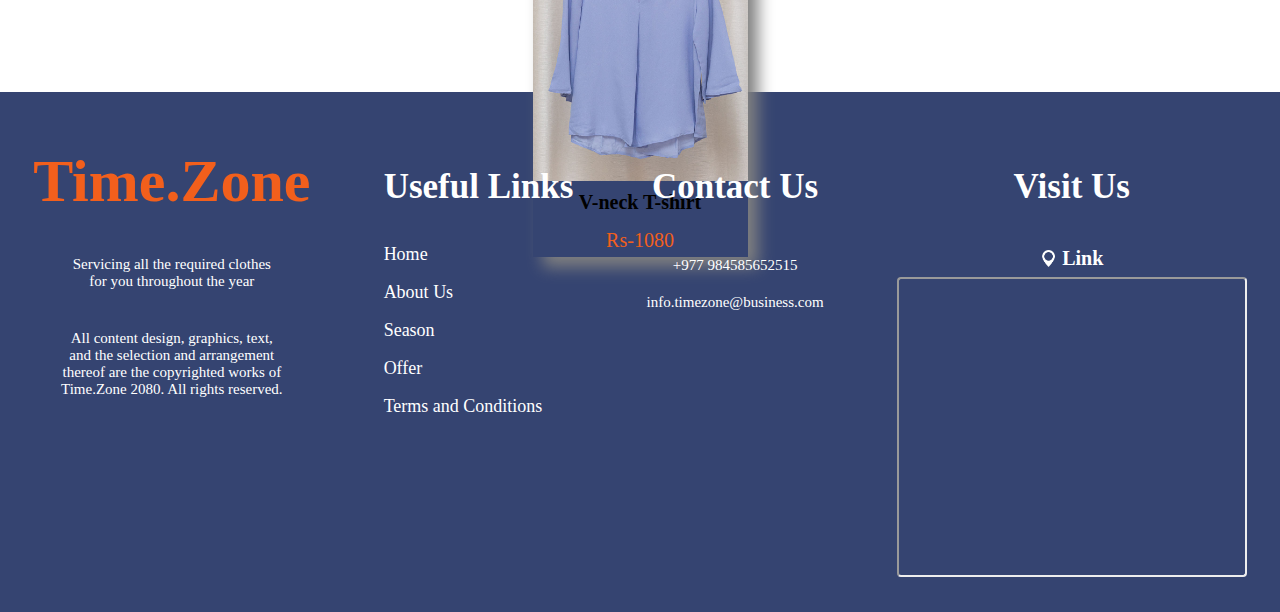
<file: SummerP3.html>
<!DOCTYPE html>
<html lang="en" class="summer__products">
  <head>
    <meta charset="UTF-8" />
    <meta name="viewport" content="width=device-width, initial-scale=1.0" />
    <title>Products</title>
    <link rel="stylesheet" href="style.css" />
    <link rel="stylesheet" href="responsive.css" />
  </head>
  <body>
    <header class="active">
      <div id="logo-title">
        <a href="#"><h1>Time.Zone</h1></a>
      </div>
      <div id="navigation">
        <ul class="menu">
          <li class="active"><a href="index.html">Home</a></li>
          <li class="about-us">
            <a href="about.html">About Us</a>
          </li>
          <li class="season-products">
            <a href="#">Products</a>
            <img src="ImageGallery/sort-down.png" alt="Sort down image" />
            <div class="sub-menu">
              <ul>
                <li><a href="winter.html">Winter Clothes</a></li>
                <li><a href="summer.html">Summer Clothes</a></li>
              </ul>
            </div>
          </li>
          <li class="follow">
            <a href="#">Follow Us</a>
            <img src="ImageGallery/sort-down.png" alt="Sort down image" />
            <div class="social-icon">
              <a
                href="https://www.facebook.com/"
                target="_blank"
                rel="noopener noreferrer"
                ><img src="ImageGallery/facebook.png" alt="facebook Image "
              /></a>
              <a
                href="https://www.instagram.com/"
                target="_blank"
                rel="noopener noreferrer"
                ><img src="ImageGallery/insta.png" alt="Instagram Image"
              /></a>
              <a
                href="https://github.com/ "
                target="_blank"
                rel="noopener noreferrer"
                ><img src="ImageGallery/github.png" alt="Github Image"
              /></a>
              <a
                href="https://www.linkedin.com/"
                target="_blank"
                rel="noopener noreferrer"
                ><img src="ImageGallery/linkedin.png" alt="LinkedIn Image"
              /></a>
            </div>
          </li>
          <li class="person-icon">
            <a href="signin.html" target="_blank" rel="noopener noreferrer"
              ><img
                src="ImageGallery/person-icon-image.png"
                alt="Person Profile Image"
            /></a>
          </li>
          <li class="add-icon">
            <a href="adddtocart.html"
              ><img src="ImageGallery/add-to-cart-img.png" alt="Cart Image"
            /></a>
          </li>
        </ul>
        <div class="input-search">
          <input type="text" />
          <img src="ImageGallery/search.png" alt="Search Image" />
        </div>
      </div>
      <div id="strip">
        <img class="strip-active" src="ImageGallery/menu.png" alt="Strip" />
        <img
          class="crossline"
          src="ImageGallery/crossnav.png"
          alt="cross line"
        />
        <div id="navigation-drop">
          <div class="menu-drop">
            <ul class="navbar-list">
              <li class="navbar-link"><a href="index.html">Home</a></li>
              <li class="navbar-link"><a href="about.html">About Us</a></li>
              <li class="parent_menu">
                <a href="winter.html">Products</a>
                <div id="submenu_products">
                  <ul>
                    <li><a href="winter.html">Winter Products</a></li>
                    <li><a href="summer.html">Summer Products</a></li>
                  </ul>
                </div>
              </li>
              <li><a href="#">Contact Us</a></li>
              <li class="socialMenu">
                <a href="index.html">Follow Us</a>
                <div id="socialpages">
                  <ul>
                    <li>
                      <a href="ImageGallery/facebook.png"
                        ><img src="ImageGallery/facebook.png" alt="facebook"
                      /></a>
                    </li>
                    <li>
                      <a href="https://www.instagram.com/"
                        ><img src="ImageGallery/insta.png" alt="instagram"
                      /></a>
                    </li>
                    <li>
                      <a href="https://www.linkedin.com/"
                        ><img src="ImageGallery/linkedin.png" alt="linkedin"
                      /></a>
                    </li>
                    <li>
                      <a href="https://github.com/"
                        ><img src="ImageGallery/github.png" alt="github"
                      /></a>
                    </li>
                  </ul>
                </div>
              </li>
              <li>
                <div id="loginimages">
                  <div id="profile">
                    <a href="signin.html">Sign In</a>
                    <a href="signin.html"
                      ><img
                        src="/ImageGallery/person-icon-image.png"
                        alt="person profile image "
                    /></a>
                  </div>
                </div>
              </li>
              <li>
                <div id="addcart">
                  <div id="cart">
                    <a href="adddtocart.html">Cart</a>
                    <a href="adddtocart.html"
                      ><img
                        src="ImageGallery/add-to-cart-img.png"
                        alt="add to cart image"
                    /></a>
                  </div>
                </div>
              </li>
            </ul>
          </div>
        </div>
      </div>
    </header>
    <!-- Product details -->
    <section class="products">
      <div class="products__wrapper product_page__wrapper">
        <div class="product__image">
          <img
            src="../ImageGallery/half-sleeved-hoodie.jpg"
            alt="Tshirt Image"
          />
        </div>
        <div class="product__description">
          <div class="product__content1">
            <div class="product__name-box">
              <h2 class="product__title-main">Sleeved Hoodie</h2>
              <p class="product__subtitle-main">Summer T-shirts collection</p>
              <p></p>
              <p class="product__paragraph">
                Effortlessly stylish with a relaxed fit for all-day comfort.
                Perfect for everyday wear. Upgrade your wardrobe today!
              </p>
            </div>
            <div class="product__price">
              <p class="product__available">Available</p>
              <p class="product__amount">Rs-1500</p>
            </div>
            <hr class="product__hr" />
            <div class="product__shop-now">
              <label class="product__label1">Sizes:</label>
              <select name="brands" class="product__input1">
                <option value="sm">sm</option>
                <option value="l">l</option>
                <option value="xl">xl</option>
                <option value="2xl">2xl</option>
              </select>

              <label for="Quantity" class="product__label2">Quantity:</label>
              <input
                type="number"
                name="Quantity"
                id="Quantity"
                min="1"
                max="31"
                step="1"
                value="1"
                class="product__input2"
              />
            </div>
            <div class="product__page__button">
              <a href="#" class="button_1 product_page-shop-btn">Shop Now</a>
              <a href="#" class="button_1 product_page-shop-btn-cart"
                >Add to Cart</a
              >
            </div>
          </div>
        </div>
      </div>
    </section>

    <!--  Similar Products -->

    <section class="similar-products feature__products">
      <div class="similar__container similar__grid product_page__wrapper">
        <h2 class="similar__products__title">Featured Products</h2>
        <!-- <hr class="similar__hr"> -->
        <div class="row">
          <div class="col-1 similar__columns">
            <a href="SummerP1.html" class="similar__product__link">
              <img src="../ImageGallery/tshirt.jpg" alt="Collar Shirt" />
              <h4>T-hirt</h4>
              <p>Rs-1100</p>
            </a>
          </div>
          <div class="col-2 similar__columns">
            <a href="summerP2.html" class="similar__product__link">
              <img src="../ImageGallery/collar-shirt.jpg" alt="Collar Shirt" />
              <h4>Collar Shirt</h4>
              <p>Rs-1300</p>
            </a>
          </div>
          <div class="col-3 similar__columns">
            <a href="SummerC.html" class="similar__product__link">
              <img
                src="../ImageGallery/corduroyPants.jpg"
                alt="Corduroy Pnats"
              />
              <h4>Corduroy Pants</h4>
              <p>Rs-1400</p>
            </a>
          </div>
          <div class="col-4 similar__columns">
            <a href="SummerP4.html" class="similar__product__link">
              <img
                src="../ImageGallery/v-neck-shirt.jpg"
                alt="V-neck t-shirt"
              />
              <h4>V-neck T-shirt</h4>
              <p>Rs-1080</p>
            </a>
          </div>
        </div>
      </div>
    </section>
    <footer>
      <div class="category1">
        <div class="info1">
          <h1><a href="index.html">Time.Zone</a></h1>
          <div class="origin">
            <p>Servicing all the required clothes</p>
            <p>for you throughout the year</p>
          </div>
          <div class="copy">
            <p>All content design, graphics, text,</p>
            <p>and the selection and arrangement</p>
            <p>thereof are the copyrighted works of</p>
            <p>Time.Zone 2080. All rights reserved.</p>
          </div>
        </div>
      </div>
      <div class="category2">
        <h1>Useful Links</h1>
        <div class="menu">
          <ul>
            <li><a href="index.html">Home</a></li>
            <li><a href="about.html">About Us</a></li>
            <li><a href="summer.html">Season</a></li>
            <li><a href="index.html">Offer</a></li>
            <li><a href="index.html">Terms and Conditions</a></li>
          </ul>
        </div>
      </div>
      <div class="category3">
        <h1>Contact Us</h1>
        <div class="call">
          <p>+977 984585652515</p>
          <p>info.timezone@business.com</p>
        </div>
      </div>
      <div class="category4">
        <h1>Visit Us</h1>
        <div class="address">
          <img src="ImageGallery/location.png" alt="Location Image" />
          <h3>Link</h3>
        </div>
        <div id="location">
          <iframe
            src="https://www.google.com/maps/embed?pb=!1m18!1m12!1m3!1d4995.474386812669!2d85.32861784792648!3d27.70697781696515!2m3!1f0!2f0!3f0!3m2!1i1024!2i768!4f13.1!3m3!1m2!1s0x39eb190a692fc1c5%3A0xb1c8685679ee4aff!2sMid-Valley%20International%20College!5e0!3m2!1sen!2snp!4v1711675601899!5m2!1sen!2snp"
            allowfullscreen=""
            referrerpolicy="no-referrer-when-downgrade"
          ></iframe>
        </div>
      </div>
    </footer>
    <script src="script.js"></script>
  </body>
</html>
</file>
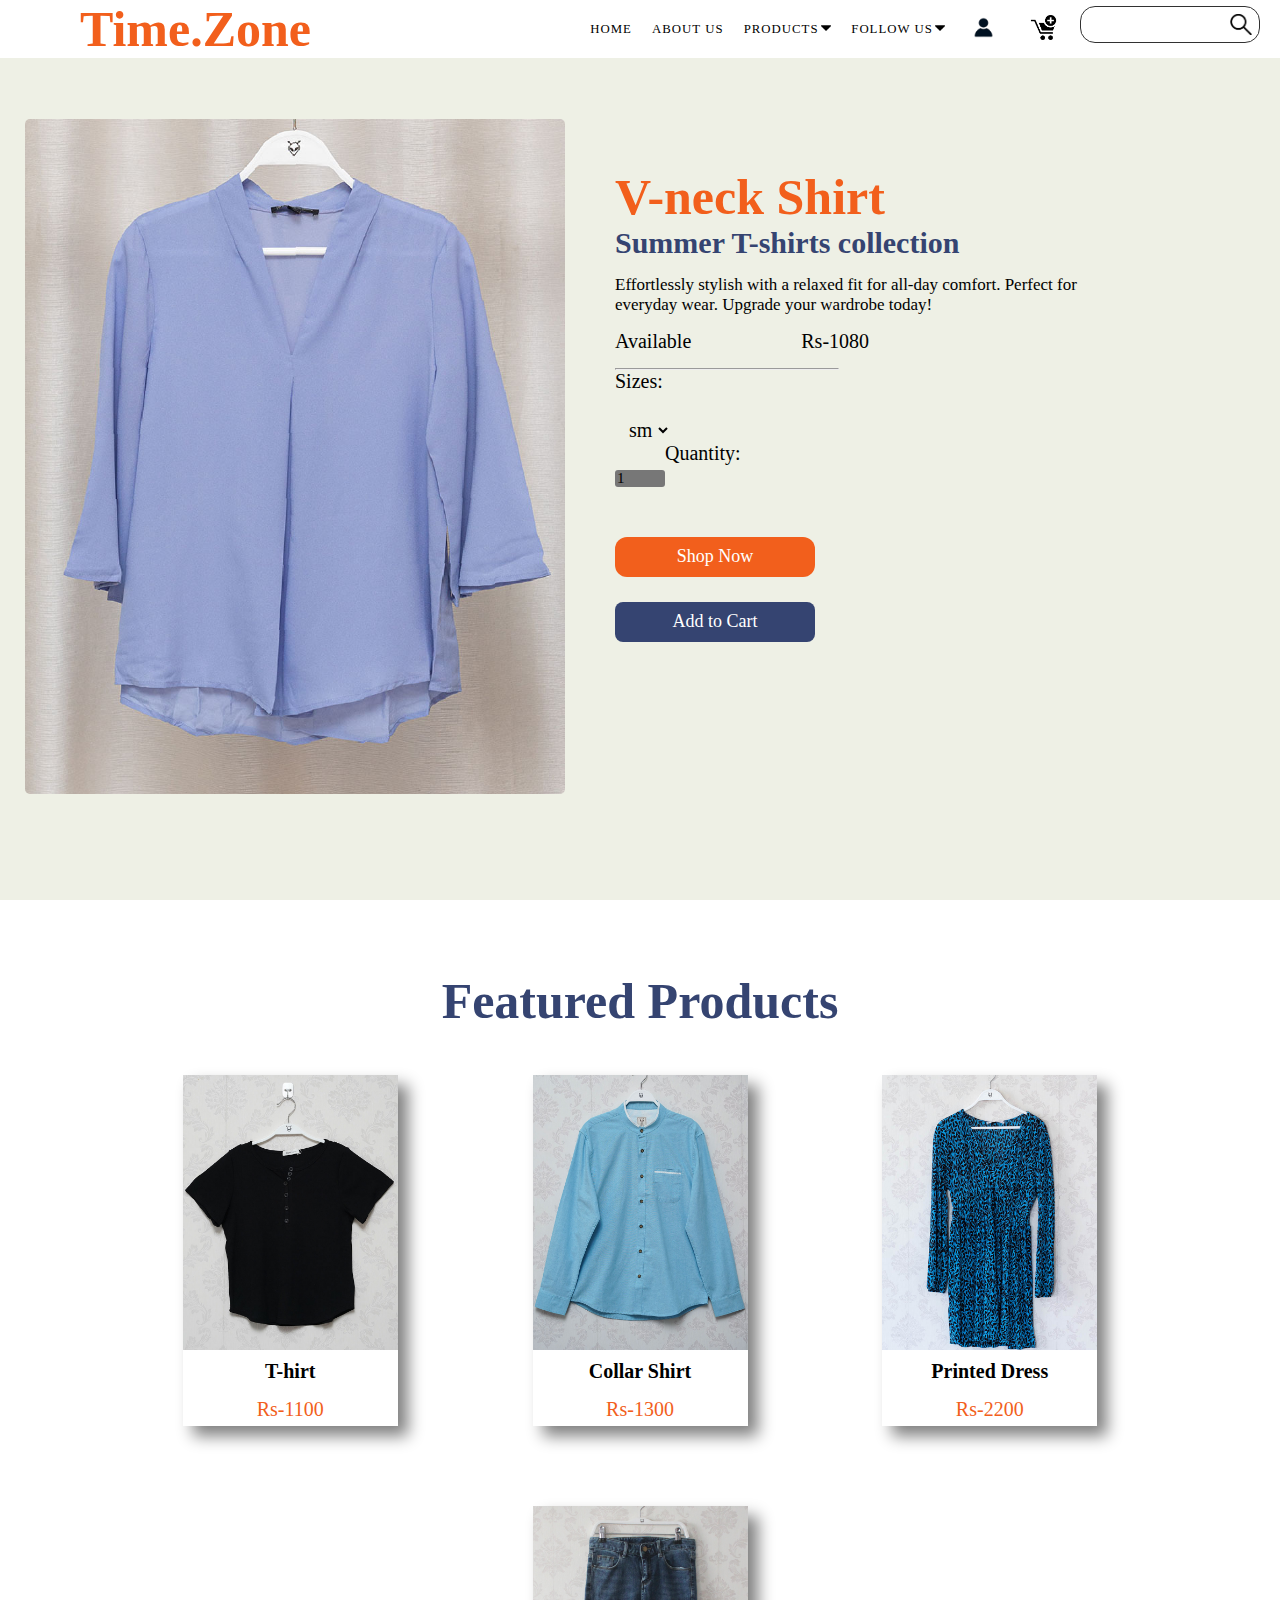
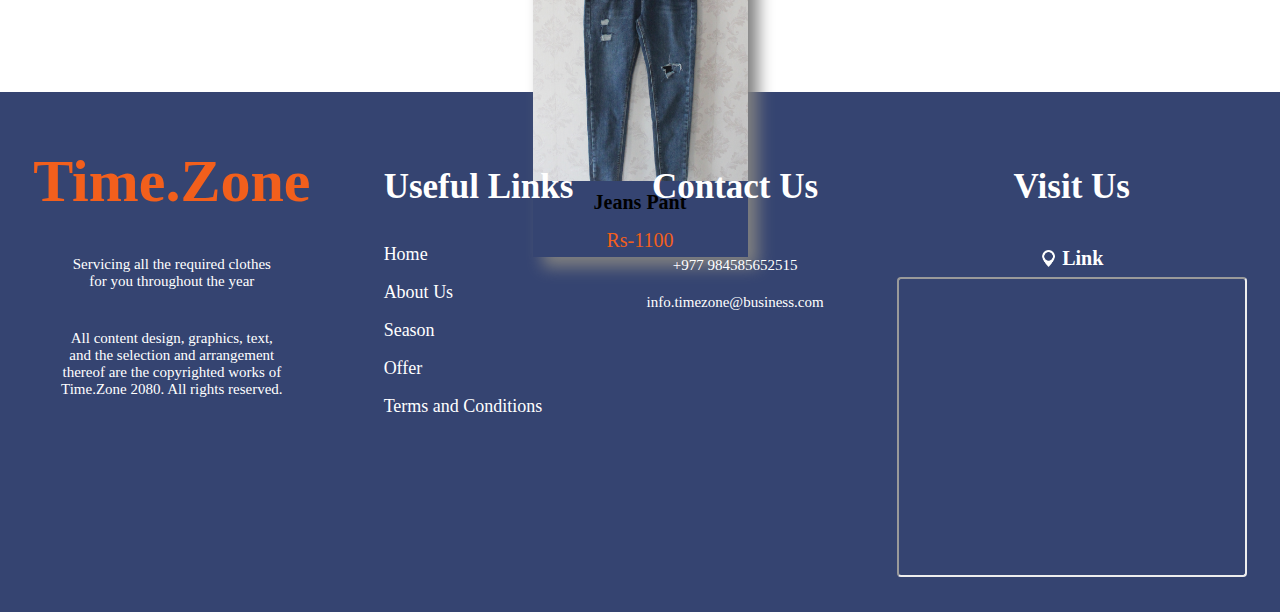
<file: SummerP4.html>
<!DOCTYPE html>
<html lang="en" class="summer__products">
  <head>
    <meta charset="UTF-8" />
    <meta name="viewport" content="width=device-width, initial-scale=1.0" />
    <title>Products</title>
    <link rel="stylesheet" href="style.css" />
    <link rel="stylesheet" href="responsive.css" />
  </head>
  <body>
    <header class="active">
      <div id="logo-title">
        <a href="#"><h1>Time.Zone</h1></a>
      </div>
      <div id="navigation">
        <ul class="menu">
          <li class="active"><a href="index.html">Home</a></li>
          <li class="about-us">
            <a href="about.html">About Us</a>
          </li>
          <li class="season-products">
            <a href="#">Products</a>
            <img src="ImageGallery/sort-down.png" alt="Sort down image" />
            <div class="sub-menu">
              <ul>
                <li><a href="winter.html">Winter Clothes</a></li>
                <li><a href="summer.html">Summer Clothes</a></li>
              </ul>
            </div>
          </li>
          <li class="follow">
            <a href="#">Follow Us</a>
            <img src="ImageGallery/sort-down.png" alt="Sort down image" />
            <div class="social-icon">
              <a
                href="https://www.facebook.com/"
                target="_blank"
                rel="noopener noreferrer"
                ><img src="ImageGallery/facebook.png" alt="facebook Image "
              /></a>
              <a
                href="https://www.instagram.com/"
                target="_blank"
                rel="noopener noreferrer"
                ><img src="ImageGallery/insta.png" alt="Instagram Image"
              /></a>
              <a
                href="https://github.com/ "
                target="_blank"
                rel="noopener noreferrer"
                ><img src="ImageGallery/github.png" alt="Github Image"
              /></a>
              <a
                href="https://www.linkedin.com/"
                target="_blank"
                rel="noopener noreferrer"
                ><img src="ImageGallery/linkedin.png" alt="LinkedIn Image"
              /></a>
            </div>
          </li>
          <li class="person-icon">
            <a href="signin.html" target="_blank" rel="noopener noreferrer"
              ><img
                src="ImageGallery/person-icon-image.png"
                alt="Person Profile Image"
            /></a>
          </li>
          <li class="add-icon">
            <a href="adddtocart.html"
              ><img src="ImageGallery/add-to-cart-img.png" alt="Cart Image"
            /></a>
          </li>
        </ul>
        <div class="input-search">
          <input type="text" />
          <img src="ImageGallery/search.png" alt="Search Image" />
        </div>
      </div>
      <div id="strip">
        <img class="strip-active" src="ImageGallery/menu.png" alt="Strip" />
        <img
          class="crossline"
          src="ImageGallery/crossnav.png"
          alt="cross line"
        />
        <div id="navigation-drop">
          <div class="menu-drop">
            <ul class="navbar-list">
              <li class="navbar-link"><a href="index.html">Home</a></li>
              <li class="navbar-link"><a href="about.html">About Us</a></li>
              <li class="parent_menu">
                <a href="winter.html">Products</a>
                <div id="submenu_products">
                  <ul>
                    <li><a href="winter.html">Winter Products</a></li>
                    <li><a href="summer.html">Summer Products</a></li>
                  </ul>
                </div>
              </li>
              <li><a href="#">Contact Us</a></li>
              <li class="socialMenu">
                <a href="index.html">Follow Us</a>
                <div id="socialpages">
                  <ul>
                    <li>
                      <a href="ImageGallery/facebook.png"
                        ><img src="ImageGallery/facebook.png" alt="facebook"
                      /></a>
                    </li>
                    <li>
                      <a href="https://www.instagram.com/"
                        ><img src="ImageGallery/insta.png" alt="instagram"
                      /></a>
                    </li>
                    <li>
                      <a href="https://www.linkedin.com/"
                        ><img src="ImageGallery/linkedin.png" alt="linkedin"
                      /></a>
                    </li>
                    <li>
                      <a href="https://github.com/"
                        ><img src="ImageGallery/github.png" alt="github"
                      /></a>
                    </li>
                  </ul>
                </div>
              </li>
              <li>
                <div id="loginimages">
                  <div id="profile">
                    <a href="signin.html">Sign In</a>
                    <a href="signin.html"
                      ><img
                        src="/ImageGallery/person-icon-image.png"
                        alt="person profile image "
                    /></a>
                  </div>
                </div>
              </li>
              <li>
                <div id="addcart">
                  <div id="cart">
                    <a href="adddtocart.html">Cart</a>
                    <a href="adddtocart.html"
                      ><img
                        src="ImageGallery/add-to-cart-img.png"
                        alt="add to cart image"
                    /></a>
                  </div>
                </div>
              </li>
            </ul>
          </div>
        </div>
      </div>
    </header>
    <!-- Product details -->
    <section class="products">
      <div class="products__wrapper product_page__wrapper">
        <div class="product__image">
          <img
            src="../ImageGallery/v-neck-shirt.jpg"
            alt="V-neck shirt image"
          />
        </div>
        <div class="product__description">
          <div class="product__content1">
            <div class="product__name-box">
              <h2 class="product__title-main">V-neck Shirt</h2>
              <p class="product__subtitle-main">Summer T-shirts collection</p>
              <p></p>
              <p class="product__paragraph">
                Effortlessly stylish with a relaxed fit for all-day comfort.
                Perfect for everyday wear. Upgrade your wardrobe today!
              </p>
            </div>
            <div class="product__price">
              <p class="product__available">Available</p>
              <p class="product__amount">Rs-1080</p>
            </div>
            <hr class="product__hr" />
            <div class="product__shop-now">
              <label class="product__label1">Sizes:</label>
              <select name="brands" class="product__input1">
                <option value="sm">sm</option>
                <option value="l">l</option>
                <option value="xl">xl</option>
                <option value="2xl">2xl</option>
              </select>

              <label for="Quantity" class="product__label2">Quantity:</label>
              <input
                type="number"
                name="Quantity"
                id="Quantity"
                min="1"
                max="31"
                step="1"
                value="1"
                class="product__input2"
              />
            </div>
            <div class="product__page__button">
              <a href="#" class="button_1 product_page-shop-btn">Shop Now</a>
              <a href="#" class="button_1 product_page-shop-btn-cart"
                >Add to Cart</a
              >
            </div>
          </div>
        </div>
      </div>
    </section>

    <!--  Similar Products -->

    <section class="similar-products feature__products">
      <div class="similar__container similar__grid product_page__wrapper">
        <h2 class="similar__products__title">Featured Products</h2>
        <!-- <hr class="similar__hr"> -->
        <div class="row">
          <div class="col-1 similar__columns">
            <a href="SummerP1.html" class="similar__product__link">
              <img src="../ImageGallery/tshirt.jpg" alt="Collar Shirt" />
              <h4>T-hirt</h4>
              <p>Rs-1100</p>
            </a>
          </div>
          <div class="col-2 similar__columns">
            <a href="summerP2.html" class="similar__product__link">
              <img src="../ImageGallery/collar-shirt.jpg" alt="Collar Shirt" />
              <h4>Collar Shirt</h4>
              <p>Rs-1300</p>
            </a>
          </div>
          <div class="col-3 similar__columns">
            <a href="summerPr.html" class="similar__product__link">
              <img src="../ImageGallery/printed-dress.jpg" alt="T-shirt" />
              <h4>Printed Dress</h4>
              <p>Rs-2200</p>
            </a>
          </div>
          <div class="col-4 similar__columns">
            <a href="summerJ.html" class="similar__product__link">
              <img src="../ImageGallery/jeans.jpg" alt="jeans pants" />
              <h4>Jeans Pant</h4>
              <p>Rs-1100</p>
            </a>
          </div>
        </div>
      </div>
    </section>
    <footer>
      <div class="category1">
        <div class="info1">
          <h1><a href="index.html">Time.Zone</a></h1>
          <div class="origin">
            <p>Servicing all the required clothes</p>
            <p>for you throughout the year</p>
          </div>
          <div class="copy">
            <p>All content design, graphics, text,</p>
            <p>and the selection and arrangement</p>
            <p>thereof are the copyrighted works of</p>
            <p>Time.Zone 2080. All rights reserved.</p>
          </div>
        </div>
      </div>
      <div class="category2">
        <h1>Useful Links</h1>
        <div class="menu">
          <ul>
            <li><a href="index.html">Home</a></li>
            <li><a href="about.html">About Us</a></li>
            <li><a href="summer.html">Season</a></li>
            <li><a href="index.html">Offer</a></li>
            <li><a href="index.html">Terms and Conditions</a></li>
          </ul>
        </div>
      </div>
      <div class="category3">
        <h1>Contact Us</h1>
        <div class="call">
          <p>+977 984585652515</p>
          <p>info.timezone@business.com</p>
        </div>
      </div>
      <div class="category4">
        <h1>Visit Us</h1>
        <div class="address">
          <img src="ImageGallery/location.png" alt="Location Image" />
          <h3>Link</h3>
        </div>
        <div id="location">
          <iframe
            src="https://www.google.com/maps/embed?pb=!1m18!1m12!1m3!1d4995.474386812669!2d85.32861784792648!3d27.70697781696515!2m3!1f0!2f0!3f0!3m2!1i1024!2i768!4f13.1!3m3!1m2!1s0x39eb190a692fc1c5%3A0xb1c8685679ee4aff!2sMid-Valley%20International%20College!5e0!3m2!1sen!2snp!4v1711675601899!5m2!1sen!2snp"
            allowfullscreen=""
            referrerpolicy="no-referrer-when-downgrade"
          ></iframe>
        </div>
      </div>
    </footer>
    <script src="script.js"></script>
  </body>
</html>
</file>
<file: style.css>
* {
  margin: 0;
  padding: 0;
  box-sizing: border-box;
  font-family: "poppins";
  scroll-behavior: smooth;
}

html {
  font-size: 62.5%;
}

*::selection {
  background-color: #f25f1c;
  color: white;
}
:root {
  /* sizes */
  --size-xxs: 0.5rem;
  --size-xs: 0.75rem;
  --size-s: 0.875rem;
  --size-base: 1rem;
  --size-lg: 1.125rem;
  --size-xl: 1.25rem;
  --size-2xl: 1.5rem;
  --size-3xl: 1.875rem;
  --size-4xl: 2.25rem;
  --size-5xl: 3rem;
  --size-6xl: 3.75rem;
  --size-7xl: 4.5rem;
  --size-8xl: 6rem;
  --size-9xl: 8rem;
  --size-10xl: 10rem;
}

:root {
  /* colors */
  --clrOrange-: #f25f1c;
}

/* home page css */

header {
  z-index: 9999;
}
.home-page {
  z-index: 1;
}
.home-page__title {
  z-index: 3;
}

.sticky {
  position: sticky;
}

/* SCROLLER  */
.scroller {
  white-space: nowrap;
  border-block: 1px solid rgb(228, 173, 71);
}
.tag-list {
  margin: 0;
  padding-inline: 0;
  list-style: none;
  color: rgb(133, 128, 128);
  max-width: 100ch;
  /* background-color: rgb(53, 46, 46); */
}

.tag-list li {
  padding: 1rem;
  /* background: cornflowerblue; */
  border-radius: 0.5rem;
  font-family: "poppins";
  font-size: 4rem;
}

.scroller {
  margin-top: 9vh;
  min-width: 100%;
  max-height: 200px;
  overflow: hidden;
}

.scroller[data-animated="true"] .scroller__inner {
  width: fit-content;
  flex-wrap: nowrap;
  animation: scroll var(--animation-duration, 120s)
    var(--animation-direction, forwards) linear infinite;
}

.scroller[data-direction="right"] {
  --animation-direction: reverse;
}
.scroller[data-duration="fast"] {
  --animation-duration: 15s;
}
.scroller__inner {
  /* padding-block: 0.5rem; */
  display: flex;
  gap: 1rem;
  flex-wrap: wrap;
  /* max-width: 60ch; */
}

@keyframes scroll {
  to {
    transform: translate(calc(-99% - 7.3rem));
  }
}

.one-wrapper {
  display: flex;
  flex-direction: column;
}
.wt1 {
  margin-top: 0;
}
.one-wrapper .one:first-child {
  margin-top: -9rem;
}
.one {
  height: 90vh;
  width: 100%;
  position: relative;
  border-top-right-radius: 5rem;
  border-top-left-radius: 5rem;
  overflow: hidden;
  margin-top: -5.5rem;
}

.season {
  z-index: 2;
}
.season__img {
  z-index: 5;
}
.season__content {
  z-index: 6;
}
.home-page__content {
  z-index: 4;
}
.mobile-nav {
  z-index: 3;
}
.section__wrapper {
  z-index: 99;
  position: relative;
}
.header {
  display: flex;
  flex-direction: row;
  justify-content: space-between;
  align-items: center;
  padding-top: 1em;
  padding-bottom: 10px;
  padding-right: 4%;
  padding-left: 3%;
  background-color: var(white);
  position: relative;
}
.header__unorder-link {
  display: flex;
  gap: 2rem;
  color: var(--clrOrange-);

  font-size: var(--size-lg);
}
.header__unorder-button {
  display: flex;
  justify-content: flex-end;
  gap: 2rem;
}
/* .header__navigation{
        /* position: absolute;
    } */
*/ .header__title {
  font-size: var(--size-3xl);
}

.header a {
  text-decoration: none;
  color: var(--clrOrange-);
}
.header__list {
  list-style: none;
}
.header__list-button {
  display: inline-block;
  font-weight: 400;
  background-color: rgb(221, 96, 24);
  height: 30px;
  width: 100px;
  border-radius: 12px;
  text-decoration: none;
  align-items: center;
  text-align: center;
  justify-content: center;
  padding-top: 0.3em;
  transition: transform 0.6s font-weight 0.3s;
}
.header__list-button a {
  color: white;
}
#search-icon {
  height: 20px;
  width: 25px;
  object-fit: scale-down;
  margin-top: 6px;
}
#header__cart {
  height: 25px;
  width: 35px;
  object-fit: scale-down;
  margin-top: 1px;
}

.header__list:hover {
  text-decoration: underline;
}
.menu_bar {
  display: none;
}
.mobile-nav {
  position: fixed;
  width: 100%;
  height: 100%;
  border: 1px solid red;
  display: flex;
  justify-content: center;
  align-items: center;
  text-align: center;
}

.mobile-nav__menu {
  list-style: none;
  padding: 0;
  display: flex;
  flex-direction: column;
  justify-content: center;
  align-items: center;
  gap: 1rem;
}

.mobile-nav__link {
  font-size: var(--size-s);
  text-decoration: none;
  font-weight: 600;
  transition: color 0.3s;
  color: var(--clrOrange-);
}

.mobile-nav__link:hover {
  text-decoration: underline;
}

.review__wrapper {
  height: 100vh;
  background: linear-gradient(176deg, black 60%, yellow calc(60% + 2px));
}

/* Herop page Contact CSS */

.home__contact-page {
  height: 0vh;
  width: 100%;
  display: flex;
  flex-direction: row;
}

.home__contact-page .trusted__count {
  width: 30%;
  height: 20vh;
  text-align: center;
  margin: 25vh 10%;
  border-radius: 35px;
}

.home__contact-page .trusted__count > p {
  font-family: "poppins";
  font-size: 2rem;
  font-weight: 500;
}
.Contact_Us {
  display: flex;
  flex-direction: column;
}

.home__contact__title {
  font-size: 3rem;
  height: 35rem;
  text-align: center;
  align-items: center;
  justify-content: center;
  padding-top: 25px;
  padding-bottom: 10px;
}

.home__contact__input {
  max-width: 400px;
  margin: 0 auto;
  padding: 20px;
  border-radius: 8px;
}

label {
  display: block;
  margin-bottom: 5px;
}

input[type="text"],
input[type="email"],
textarea {
  width: 100%;
  padding: 8px;
  margin-bottom: 10px;
  border: 1px solid #ccc;
  border-radius: 4px;
  box-sizing: border-box;
}

#submitBtn {
  font-size: 2rem;
  width: 100%;
  padding: 10px;
  background-color: #f25f1c;
  color: #fff;
  border: none;
  border-radius: 4px;
  cursor: pointer;
}

#submitBtn:hover {
  background-color: #0056b3;
}

/* Hero Page About CSS */

.home-about-us {
  width: 100%;
  height: 50vh;
  margin: 0;
  padding: 40px 0 0 0;
}
.home-about__wrapper {
  height: 100%;
  width: 100%;
  display: flex;
  justify-content: center;
  flex-direction: row;
}
.home-about__content {
  width: 60%;
  background-color: #354471;
  border-bottom-right-radius: 1rem;
  border-top-right-radius: 3rem;
  padding-right: 100px;
  padding-left: 40px;
  padding-top: 30px;
}
.home-about__title {
  color: #ffffff;
  font-size: 5rem;
  font-family: Poppins;
  font-weight: 500;
}
.home-about__description {
  padding-top: 12px;
  font-family: "poppins";
  font-size: 2rem;
  letter-spacing: -0.005rem;
  max-width: 70ch;
  color: white;
}

.home-about__button {
  width: 45%;
  height: 100%;
  justify-content: center;
  align-items: center;
  text-align: center;
  padding-top: 100px;
}

/* hero page Briefing */
.briefing {
  width: 100%;
  height: 100vh;
  padding: 0;
}

.briefing__container {
  width: 100%;
  height: 100%;
  justify-content: center;
  align-items: center;
}

.briefing__wrapper {
  margin: 0 12%;
  height: 80vh;
  width: 75%;
  display: flex;
  flex-direction: column;
  background: linear-gradient(to left, #f25f1c, #354471);
  border-radius: 3rem;
}

.briefing__chief {
  margin: 5% 5%;
  height: 40vh;
  width: 90%;
  display: flex;
  flex-direction: row;
}
.second__briefing {
  margin: -1% 5%;
  height: 40vh;
  width: 90%;
  display: flex;
  flex-direction: row;
}
.briefing__staff {
  height: 40vh;
  width: 100%;
  align-items: center;
  justify-content: center;
}

.briefing__staff > img {
  margin-left: 30px;
  height: 140px;
  width: 140px;
  border-radius: 50%;
  object-fit: cover;
}
.briefing__staff-content {
  height: 30vh;
  width: 400%;
  display: flex;
  flex-direction: column;
  padding-left: 20px;
}
.briefing__desc {
  font-size: 2rem;
  color: #ffffff;
}
.briefing__staff-name h3 {
  text-decoration: 1px underline;
  font-size: 2rem;
  height: 20vh;
  width: 400px;
  padding-top: 30px;
  padding-left: 30px;
  align-items: center;
  justify-content: flex-end;
}
/* Home page contact Us */

.home__contact-page {
  height: 70vh;
  width: 100%;
  display: flex;
  flex-direction: row;
  margin-bottom: 5rem;
}

.trusted__count {
  width: 30%;
  height: 20vh;
  text-align: center;
  margin: 25vh 10%;
  border-radius: 35px;
}

.trusted__count > p {
  padding-top: 8px;
  font-family: Poppins;
  font-size: 1.3rem;
  font-weight: 500;
}
.Contact_Us {
  display: flex;
  flex-direction: column;
}

.home__contact__title {
  text-decoration: 2px underline;
  font-weight: 500;
  height: 35rem;
  text-align: center;
  align-items: center;
  justify-content: center;
  padding-top: 25px;
  padding-bottom: 10px;
}

.home__contact__input {
  max-width: 400px;
  margin: 0 auto;
  padding: 20px;
  background-color: #ecaf55e7;
  border-radius: 8px;
}

label {
  display: block;
  margin-bottom: 5px;
}

input[type="text"],
input[type="email"],
textarea {
  width: 100%;
  padding: 8px;
  margin-bottom: 10px;
  border: 1px solid #ccc;
  border-radius: 4px;
  box-sizing: border-box;
}

#submitBtn {
  width: 100%;
  padding: 10px;
  background-color: #2c7865;
  color: #fff;
  border: none;
  border-radius: 4px;
  cursor: pointer;
}

#submitBtn:hover {
  background-color: #0056b3;
}

/* home page css */
#home_page__container {
  width: 100%;
  padding: 5vw 10vw;
  height: 100vh;
  background-color: #eef0e5;
}

#home_page__container #content {
  margin-top: 7vw;
  width: 100%;
  display: flex;
  flex-direction: row;
}

#content .model,
.text1,
.text2 {
  width: 30%;
}

#content .home-page__span {
  color: var(--clrOrange-);
  font-weight: 800;
}

#content .text1 h1 {
  font-size: 6vw;
  color: transparent;
  margin-left: 2.5rem;
  color: #f25f1c;

  animation: animate 3s infinite;
}
@keyframes animate {
  0% {
    transform: scale(0);
    transition: 0.2s ease-in-out;
  }
  100% {
    transform: scale(1);
    transition: 0.2s ease-in-out;
  }
}

#content .text1 h1:hover {
  transition: 0.4s ease;
}

#content .model {
  background-color: #354471;
  height: 28vw;
  margin-top: -5rem;
  position: relative;
  border-radius: 50rem 5rem 0 0;
  box-shadow: 1rem 1rem 1.5rem grey;
  border-bottom-left-radius: 3rem;
}

#content .model img {
  top: 0;
  height: 30rem;
  object-fit: cover;
  width: auto;
  position: absolute;
  object-position: bottom;
  border-bottom-left-radius: 1rem;
  border-bottom-right-radius: 1rem;
}

#content .text2 {
  text-align: left;
}

#content .text2 .sub1 h1 {
  letter-spacing: -0.01rem;
  color: #354471;
  font-size: 4rem;
  font-family: "poppins";
  text-transform: uppercase;
}

#content .text2 .sub1 h2 {
  font-family: "poppins";
  font-weight: 400;
  font-size: 3rem;
}

/* Home page motive css */
.motive {
  margin-top: 4rem;
  padding: 0;
  width: 100%;
  height: 100vh;
}
.motive__wrapper {
  height: 100%;
  width: 100%;
  padding-right: 5rem;
  padding-left: 5rem;
}
.motive__container {
  height: 100%;
  width: 100%;
  color: black;
  display: flex;
  flex-direction: column;
  border-top-left-radius: 3rem;
  border-top-right-radius: 3rem;
}
.motive__content {
  width: 100%;
}

.motive__content_title {
  text-decoration: 2px underline;
  font-size: 5rem;
  letter-spacing: -1px;
  font-weight: 500;
  padding: 4rem 0 0 3rem;
  font-family: "poppins";
}

.motive__desc {
  letter-spacing: -0.4px;
  padding-top: 1rem;
  padding-left: 3rem;
  max-width: 50%;
  font-size: 3rem;
  font-family: "poppins";
}
.motive__qualities {
  margin: 5rem;
  width: 100%;
  height: 50vh;
  display: flex;
  align-items: center;
  flex-direction: row;
  justify-content: space-between;
  padding: 0;
}

.motive__quality {
  height: 100%;
  width: 30%;
  display: flex;
  flex-direction: column;
}
.motive__improve {
  height: 100%;
  width: 30%;
  display: flex;
  flex-direction: column;
}
.motive__time {
  height: 100%;
  width: 30%;
  display: flex;
  flex-direction: column;
}
.motive__image {
  height: 50px;
  width: 100%;
  justify-content: flex-end;
  align-items: center;
  margin-bottom: 20px;
}
.motive__title {
  width: 100%;
  height: 30px;
  margin-bottom: 20px;
}

.motive__title > h2 {
  font-family: "poppins";
  font-size: 2.5rem;
}
.motive__image > img {
  height: 45px;
  width: 45px;
  object-fit: scale-down;
}
.motive__description > P {
  width: 80%;
  text-align: justify;
  font-family: "poppins";
  font-size: 1.8rem;
}

/* home page sales css */
.sales {
  margin: 0;
  padding: 0;
  width: 100%;
}
.sales__wrapper {
  height: 100%;
  width: 100%;
  display: flex;
  flex-direction: column;
}

.sales__title {
  padding-top: 5vh;
  width: 100%;
  height: 10vh;
}

.sales__title-h {
  font-size: 3rem;
  padding-left: 3rem;
  text-align: start;
  padding-top: 5px;
  font-family: Poppins;
  font-weight: 500;
}

.sales__content {
  width: 100%;
  height: 53vh;
  display: flex;
  flex-direction: row;
}
.sales__subtitle {
  width: 25%;
  height: 100%;
  text-align: center;
  align-items: center;
  justify-content: center;
  padding-top: calc(5% + 2vh);
}
.sales__description {
  font-family: "poppins";
  font-size: 2rem;
  padding-left: 10px;
  padding-right: 10px;
  padding-top: 10px;
}
.sales__scroller {
  width: 75%;
  height: 100%;
  display: grid;
  grid-auto-flow: column;
  gap: 1rem;
  grid-auto-columns: 25%;
  overflow-x: auto;
  overscroll-behavior-inline: contain;
  padding-left: 3px;
  background-color: #354471;
  border-bottom-left-radius: 2rem;
}
.media-scroller--with-groups {
  grid-auto-columns: 100%;
}
.sales__media-group {
  display: grid;
  grid-auto-flow: column;
  gap: 1rem;
}

.snaps-inline {
  scroll-snap-type: inline mandatory;
  scroll-padding-inline: 1rem;
}
.snaps-inline > * {
  scroll-snap-align: start;
}
.sales__media {
  display: grid;
  gap: 0.5rem;
  height: 250px;
  width: 200px;
  background-color: rgb(241, 232, 232);
  border-radius: 0 0 35px 35px;
}

.sales__name {
  height: 10px;
  width: 200px;
  font-weight: 1200;
  text-decoration: none;
  color: white;
  text-align: center;
  font-family: "poppins";
  font-size: 2.2rem;
  padding-top: 10px;
}

.sales__media > img {
  inline-size: 100%;
  aspect-ratio: 9/11;
  object-fit: cover;
  cursor: pointer;
  transition: all 300ms ease-in-out 100ms;
  z-index: 99;
  border-radius: 0 0 35px 35px;
}
.sales__button {
  margin-top: 15%;
}
.sales__price {
  margin-top: -3rem;
  text-align: center;
  color: black;
  font-size: 1.8rem;
}

.sales__media > img:hover {
  padding-bottom: 35px;
  border-radius: 0 0 15px 15px;
}
.sales__media > img:hover,
.sales__price {
  display: inline;
}
.sales__media > img:hover {
  border-radius: 0 0 15px 15px;
}

.sales__scroller::-webkit-scrollbar {
  display: none;
}

/* home season css */

.season {
  margin: 0;
  padding: 0;
  width: 100%;
  height: 100vh;
}

.season__wrapper {
  margin: 0;
  padding: 0;
  width: 100%;
  height: 100vh;
  display: flex;
  flex-direction: row;
}

.season__anchor__winter {
  text-decoration: none;
  color: black;
}
.season__anchor__summer {
  text-decoration: none;
  color: black;
}
.season__winter {
  margin: 0;
  padding: 0;
  height: 100vh;
  width: 50%;
  background-color: rgb(146, 102, 139);
  justify-content: center;
  align-items: center;
  display: flex;
  flex-direction: column;
}
.season__summer {
  margin: 0;
  padding: 0;
  height: 100vh;
  width: 50%;
  justify-content: center;
  align-items: center;
  border-left: 1px solid black;
  display: flex;
  flex-direction: column;
  background-color: rgb(243, 211, 211);
}

.season__winter__title,
.season__summer__title {
  height: 17%;
  width: 100%;
  justify-content: center;
  align-items: center;
  font-weight: 800;
  text-align: center;
}
.season__winter__title h1,
.season__summer__title h1 {
  font-size: 5rem;
  display: inline-block;
}

.season__winter__title p,
.season__summer__title p {
  font-size: 2rem;
}

.season__image-winter,
.season__image-summer {
  height: 75%;
  width: 76%;
  justify-content: center;
  align-items: center;
  display: flex;
  flex-direction: row;
}
.season__image-title {
  justify-content: center;
  align-items: center;
}
.season__image-title {
  z-index: 99;
}
.season__image-img-w,
.season__image-img-s {
  height: 100%;
  width: 100%;
  padding-top: 5%;
  padding-right: 10%;
  padding-left: 10%;
  transition: padding 0.7s ease-in-out;
}
.season__content-winter,
.season__content-summer {
  height: 8%;
  width: 100%;
  padding-left: 45px;
  padding-top: 30px;
  display: flex;
  flex-direction: row;
}

.season__content-winter p,
.season__content-summer p {
  font-size: 2rem;
}

.season__date {
  padding: 3px;
  margin-left: calc(65%);
  border: 1px solid black;

  border-radius: 3px;
}

.season__img-winter,
.season__img-summer {
  width: 100%;
  height: 100%;
  object-fit: cover;
  object-position: center;
  z-index: 999;
}

.season__summer:hover {
  background-image: linear-gradient(
    to bottom,
    rgb(243, 211, 211) 50%,
    rgb(255, 255, 255) 50%
  );
}
.season__winter:hover {
  background-image: linear-gradient(
    to bottom,
    rgb(255, 255, 255) 50%,
    rgb(146, 102, 139) 50%
  );
}
.season__summer:hover .season__image-img-s {
  padding: 0;
}
.season__winter:hover .season__image-img-w {
  padding: 0;
}

/*  hero white space css*/
.white-space__wrapper {
  height: 100vh;
  display: flex;
  flex-direction: column;
  width: 100%;
  color: rgb(95, 94, 94);
  justify-content: center;
  align-items: center;
  text-align: center;
  padding-top: 2%;
}

.white-space__Content {
  font-size: 3rem;
  font-family: "poppins";
  margin: 20px 0;
}

.white-space__btn,
.sales__button,
.home-about__btn {
  border-radius: 4px;
  font-size: 2rem;
  padding: 1rem 2rem;
  display: inline-block;
  border: 1px solid black;
  text-decoration: none;
  color: rgb(0, 0, 0);
  transition: all 500ms cubic-bezier(0.63, 0.015, 0.225, 0.17);
}
.white-space__btn:hover,
.sales__button:hover,
.home-about__btn:hover {
  color: white;
  background-color: black;
  font-weight: 400;
}

header {
  position: fixed;
  z-index: 999999;
  width: 100%;
  background-color: #ffffff;
  display: flex;
  align-items: center;
  justify-content: space-between;
}

header #logo-title {
  float: left;
  margin-left: 8rem;
  text-align: center;
}

header #logo-title a {
  text-decoration: none;
}

header #logo-title h1 {
  font-family: "poppins";
  font-size: 5rem;
  color: #f25f1c;
}

header #navigation {
  margin-left: 15rem;
  display: flex;
  align-items: center;
  justify-content: center;
  width: 55%;
}

header #navigation .menu {
  width: 100%;
  display: flex;
  list-style: none;
  justify-content: space-evenly;
  align-items: center;
}

header #navigation .menu li {
  transition: 0.2s ease;
  padding: 0.6rem;
}

header #navigation .menu .person-icon,
.add-icon {
  padding: 0 0.6rem;
}

header #navigation .menu a {
  text-decoration: none;
  font-family: "poppins";
  font-size: 1vw;
  color: black;
  text-transform: uppercase;
  letter-spacing: 0.1rem;
  transition: 0.2s ease;
}

header #navigation .about-us img,
.season-products img,
.follow img {
  height: 1rem;
  width: auto;
}

header #navigation .person-icon img {
  height: 3.5rem;
  width: auto;
}

.input-search {
  position: relative;
}

header #navigation .add-icon img {
  height: 2.5rem;
  width: auto;
}

header #navigation input {
  padding: 0.6rem 1.2rem;
  outline: none;
  font-family: " poppins";
  font-size: 2rem;
  border-radius: 1.5rem;
  border: 0.1rem solid black;
  width: 18rem;
  opacity: 0.8;
  transition: all 0.2s ease-in-out;
}

header #navigation .input-search img {
  height: 2.1rem;
  width: auto;
  position: absolute;
  right: 0;
  top: 0.8rem;
}

header #navigation .menu li:hover {
  background-color: #f25f1c;
  border-radius: 0.5rem;
  transition: 0.2s ease;
}

header #navigation .menu a:hover {
  color: white;
  transition: 0.2s ease;
}

header #navigation .input-search {
  margin-right: 20px;
}
/* drop-down menu starts here */

header #navigation .sub-menu ul {
  list-style: none;
}

header #navigation .about-us .sub-menu,
.season-products .sub-menu {
  display: none;
}

header #navigation .about-us:hover .sub-menu {
  display: block;
  position: absolute;
  background-color: #eef0e5;
  margin-top: 0.6rem;
  padding: 1rem 1.5rem;
  border: 0.1rem solid black;
}

header #navigation .about-us:hover .sub-menu ul li {
  width: 19.5rem;
  border-bottom: 0.2rem solid#f25f1c;
  background: transparent;
  border-radius: 0;
  text-align: center;
}

header #navigation .about-us .sub-menu a:hover {
  color: #f25f1c;
}

header #navigation .about-us:hover .sub-menu ul li:last-child {
  border-bottom: none;
}

header #navigation .season-products:hover .sub-menu {
  display: block;
  position: absolute;
  background-color: #eef0e5;
  top: 100%;
  padding: 1rem 1.5rem;
  border: 0.1rem solid black;
}

header #navigation .season-products:hover .sub-menu ul li {
  width: 22.5rem;
  border-bottom: 0.2rem solid#f25f1c;
  background: transparent;
  border-radius: 0;
  text-align: center;
}

header #navigation .season-products .sub-menu a:hover {
  color: #f25f1c;
}

header #navigation .season-products:hover .sub-menu ul li:last-child {
  border-bottom: none;
}

header #navigation .season-products {
  position: relative;
}
header #navigation .follow {
  position: relative;
}

header #navigation .follow .social-icon {
  display: none;
}

header #navigation .follow .social-icon img {
  height: 2.5rem;
  width: auto;
  margin: 1rem;
  padding: 0 1rem;
  margin-left: -0.2rem;
  border-right: 0.2rem solid #f25f1c;
}

header #navigation .follow .social-icon img:hover {
  border-right: 0.2rem solid #354471;
}

header #navigation .follow:hover .social-icon {
  display: block;
  position: absolute;
  background-color: #eef0e5;
  width: 23.5rem;
  top: 28px;
  right: -75px;
  align-content: center;
  border: 0.1rem solid black;
}

/* hamburger menu */
#strip {
  display: none;
  cursor: pointer;
}

#strip .strip-active,
.crossline {
  height: 4rem;
  width: auto;
  border: 3px solid #f25f1c;
}

/* Cross icon */
#strip .crossline {
  display: none;
}

/* Navigation menu */
#navigation-drop {
  display: none;
  position: absolute;
  top: 100%;
  left: 0;
  background-color: #ffffff;
  width: 100%;
  padding: 10px;
  box-shadow: 0 2px 5px rgba(0, 0, 0, 0.2);
  z-index: 999;
}

/* Make the navigation menu visible when active class is present */
#navigation-drop.active {
  display: block;
}

/* Style for menu items */
.menu-drop ul {
  list-style: none;
  padding: 0 5rem;
  margin: 0;
}

.menu-drop li {
  margin: 20px 0;
}

.menu-drop a {
  text-decoration: none;
  color: black;
  font-size: 2rem;
  font-family: "poppins";
  font-weight: 500;
  text-transform: uppercase;
  transition: all 0.3s ease-in-out;
}

.menu-drop a:hover {
  text-decoration: 2px underline;
}

#socialpages img {
  height: 4rem;
}

.socialMenu {
  position: relative;
}

.parent_menu {
  position: relative;
}
#submenu_products {
  display: none;
  position: absolute;
  left: 30%;
  top: 0;
}
#submenu_products ul {
  width: 70%;
  border-radius: 4px;
  padding: 0;
  border: 1px solid #f25f1c;
  text-align: center;
}

#submenu_products ul a:hover {
  text-decoration: 2px underline;
}

#socialpages {
  display: none;
  position: absolute;
}

#socialpages ul {
  padding: 0;
  border: 1px solid #f25f1c;
  border-radius: 4px;
  display: flex;
  align-items: center;
  justify-content: center;
}

#socialpages ul li {
  padding: 0 6px;
  border-right: 1px solid #f25f1c;
}

#socialpages ul li:last-child {
  border: none;
}

.menu-drop .socialMenu:hover #socialpages {
  display: block;
  top: 0;
  right: 20%;
}
.menu-drop .parent_menu:hover #submenu_products {
  display: block;
  right: 0;
}

.menu-drop .parent_menu {
  position: relative;
}

.menu-drop .parent_menu #products_submenu {
  top: 0;
  left: 50%;
  position: absolute;
}

.menu-drop .parent_menu:hover #products_submenu {
  display: block;
}

#profile {
  display: flex;
  align-items: center;
}

#cart {
  display: flex;
  align-items: center;
}
#profile img {
  height: 4rem;
}

#cart img {
  height: 3rem;
}

#container {
  height: 100vh;
  width: 100%;
  padding: 5vw 10vw;
  display: flex;
  max-height: 100vh;
  background-color: #eef0e5;
}

#container #content {
  margin-top: 7vw;
  width: 100%;
  display: inline-flex;
  align-items: center;
  justify-content: space-between;
}

#content .model,
.text1,
.text2 {
  width: 30%;
}

#content .text1 h1 {
  font-size: 6vw;
  color: transparent;
  margin-left: 2.5rem;
  color: #f25f1c;

  animation: animate 3s infinite;
}
@keyframes animate {
  0% {
    transform: scale(0);
    transition: 0.2s ease-in-out;
  }
  100% {
    transform: scale(1);
    transition: 0.2s ease-in-out;
  }
}

#content .text1 h1:hover {
  color: #f25f1c;
  transition: 0.4s ease;
}

#content .model {
  background-color: #354471;
  height: 28vw;
  position: relative;
  border-radius: 50rem 5rem 0 0;
  box-shadow: 1rem 1rem 1.5rem grey;
}

#content .model img {
  height: 42.5rem;
  width: auto;
  position: absolute;
  top: 0.3rem;
}

#content .text2 {
  text-align: left;
}

#content .text2 .sub1 h1 {
  letter-spacing: -0.1rem;
  color: #354471;
  font-size: 5vw;
  font-family: "poppins";
  text-transform: uppercase;
}

#content .text2 .sub1 .orange h2 {
  color: #354471;
  font-size: 2vw;
  letter-spacing: -0.1rem;
  text-transform: uppercase;
  margin-top: 1.5rem;
}

#content .text2 .sub1 .winter h2 {
  margin-left: 0.3rem;
  color: #f25f1c;
}

#content .text2 .sub1 .orange {
  display: inline-flex;
}
#content .text2 .sub2 {
  display: flex;
  margin-top: 2vw;
}

#content .text2 .sub2 .disc .offer {
  display: inline-flex;
}

#content .text2 .sub2 .disc .offer .all {
  margin-left: 0.5rem;
}

#content .text2 .sub2 .disc .offer .off h3 {
  color: #f25f1c;
}

#content .text2 .sub2 .disc h3 {
  font-size: 2vw;
  color: #354471;
}

#content .text2 .sub2 .click {
  margin: 2.5rem 0 0 1rem;
}

#content .text2 .sub2 .click a {
  text-decoration: none;
  padding: 2rem;
  background-color: #f25f1c;
  border-radius: 100px;
  border: none;
  color: white;
  margin: 10px 5px;
  font-family: "poppins";
  font-weight: bold;
  font-size: 1.3vw;
}

#content .text2 .sub2 .click a:hover {
  background-color: #354471;
  transition: 0.3s ease;
}

#products {
  height: 100vh;
  background-color: #f25f1c;
  width: 100%;
  display: inline-flex;
  margin: 0;
  justify-content: space-between;
}

#products .p1 img,
.p2 img {
  margin-top: 6.5rem;
  height: 55rem;
  width: 45rem;
  border-radius: 1.5rem;
}

#products .p1 img {
  margin-left: 1.5rem;
}

#products .p2 img {
  margin-right: 1.5rem;
}

#products .p1 h2 {
  text-align: center;
  position: relative;
  top: -7rem;
  left: 31.5rem;
  border: 0.2rem solid white;
  color: white;
  font-family: initial;
  font-size: 3rem;
  width: 30%;
  border-radius: 1rem;
  padding: 1rem;
}

#products .p2 h2 {
  font-size: 3rem;
  color: white;
  width: 25%;
  text-align: center;
  position: relative;
  top: -53rem;
  right: -31.5rem;
  border-radius: 1rem;
  border: 0.2rem solid white;
  padding: 1rem;
}

#products .text .text1 h4 {
  position: relative;
  color: black;
  font-family: monospace;
  font-size: 3rem;
  border: 0.2rem solid black;
  border-radius: 1rem;
  width: 25rem;
  text-align: center;
  padding: 1rem;
  top: 8rem;
  right: -25rem;
}

#products .text .text2 h4 {
  color: black;
  font-size: 3rem;
  font-family: monospace;
  text-align: center;
  width: 30rem;
  position: relative;
  border: 0.2rem solid black;
  border-radius: 10rem;
  padding: 1rem;
  top: 30rem;
  left: -22rem;
}

/* infinite text css */
#infinite {
  width: 100rem;
  position: relative;
  display: block;
  height: 13rem;
}

#infinite .title {
  top: 20%;
  left: 25%;
  min-width: 100%;
  height: 100%;
  position: absolute;
  margin: auto;
  overflow: hidden;
  display: block;
  height: 100%;
  text-align: center;
}

.title h1 {
  display: inline-block;
  padding-left: 100%;
  font-family: "poppins", sans-serif;
  font-weight: bolder;
  color: transparent;
  white-space: nowrap;
  min-width: 100%;
  font-size: 4vw;
  animation: title 10s linear infinite;
  -webkit-text-stroke: 0.2rem #f25f1c;
  text-transform: uppercase;
}

.titletwo h1 {
  animation-delay: 5s;
}

@keyframes title {
  0% {
    transform: translate(0, 0);
  }
  100% {
    transform: translate(-100%, 0);
  }
}

/* Footer Part */

footer {
  padding: 3rem;
  display: flex;
  width: 100%;
  justify-content: space-evenly;
  background-color: #354471;
  gap: 7rem;
  flex-wrap: wrap;
}
footer .category1 .info1 {
  text-align: center;
}
footer .category1 {
  font-size: 3rem;
  margin-top: 2.5rem;
}

footer .category1 .info1 a {
  color: #f25f1c;
  text-decoration: none;
}

footer .category2,
.category3,
.category4 {
  margin-top: 4.5rem;
  color: white;
  font-size: 2rem;
  font-family: "poppins";
}

footer .category1 .origin,
.copy {
  padding-top: 4rem;
}

footer .category1 .origin p,
.copy p {
  color: white;
  font-size: 1.5rem;
  font-family: "poppins";
}

footer .category2 h1,
.category3 h1,
.category4 h1 {
  font-size: 3.5rem;
  font-family: "poppins";
}

footer .category2 .menu ul {
  list-style: none;
  padding-top: 2rem;
}
footer .category2 .menu ul li {
  padding-top: 1.5rem;
}

footer .category2 .menu ul li a {
  color: white;
  font-size: 1.8rem;
  font-family: "poppins";
  text-decoration: none;
}

footer .category2 .menu ul li a:hover {
  color: #f25f1c;
  border-bottom: 1px solid white;
}

footer .category3 {
  text-align: center;
}
footer .category3 .call {
  padding-top: 3rem;
}

footer .category3 .call p {
  font-family: "poppins";
  font-size: 1.5rem;
  padding-top: 2rem;
}

footer .category4 {
  text-align: center;
}

footer .category4 .address {
  padding-top: 2rem;
  display: inline-flex;
}

footer .category4 img {
  height: 4rem;
  width: auto;
}

footer .category4 .address img {
  padding-top: 2.3rem;
  padding-right: 0.5rem;
}
footer .category4 .address h3,
.image img {
  padding-top: 2rem;
}
footer .category4 .address h3 {
  font-family: "poppins";
  font-size: 2rem;
}

#location iframe {
  height: 300px;
  width: 350px;
  margin-top: 5px;
  outline: none;
  border-radius: 4px;
}

/* About Us Page */

#model-display {
  height: 100vh;
  width: 100%;
  z-index: 1;
  padding: 15vw 15vw;
  display: flex;
  justify-content: space-between;
}

#model-display .model-one {
  background-color: #f25f1c;
  height: 405px;
  width: 300px;
  position: relative;
  box-shadow: 10px 10px 15px grey;
  border-radius: 100px 0;
}

#model-display .women {
  height: 500px;
  width: auto;
  position: absolute;
  z-index: 2;
  top: -23.6%;
  left: -10%;
}

#titlelogo {
  display: flex;
  flex-direction: column;
  align-items: flex-start;
  width: 50%;
  text-align: start;
}
#titlelogo h1 {
  font-size: 5vw;
  text-transform: uppercase;
  letter-spacing: -0.1px;
  -webkit-text-stroke: 1px #f25f1c;
  color: transparent;
  cursor: pointer;
}

#titlelogo h1:hover {
  color: #f25f1c;
  -webkit-text-stroke: 1px white;
  transition: 0.4s ease;
}

#titlelogo p {
  font-size: 1.5vw;
  font-weight: 400;
  letter-spacing: 0.5px;
  text-transform: capitalize;
  margin-top: 1.5vw;
}
#btn {
  margin: 50px 0;
}

#btn a {
  text-decoration: none;
  color: #f25f1c;
  padding: 1.5vw 3vw;
  border-radius: 100px;
  font-family: "poppins";
  font-size: 1.2vw;
  background-color: #ffffff;
  border: 1px solid #f25f1c;
}

#btn a:hover {
  background-color: #f25f1c;
  color: #ffffff;
  outline: none;
  transition: 0.4s ease;
}

/* our objective */
#main-div h1 {
  border-bottom: 2px solid #f25f1c;
  font-weight: 500;
  letter-spacing: -1px;
  text-align: center;
  font-size: 6rem;
  font-family: "poppins";
  color: #354471;
}

#main-div {
  width: 100%;
  display: flex;
  justify-content: center;
  align-items: center;
  min-height: 100vh;
  flex-direction: column;
}

#ob-container {
  display: flex;
  align-items: center;
  justify-content: center;
  flex-wrap: wrap;
  max-width: 1200px;
  padding: 40px 0;
}

#ob-container .ob-card {
  position: relative;
  width: 320px;
  height: 440px;
  box-shadow: inset 5px 5px 5px rgba(0, 0, 0, 0.05),
    inset -5px -5px 5px rgba(255, 255, 255, 0.5),
    5px 5px 5px rgba(0, 0, 0, 0.05), -5px -5px 5px rgba(255, 255, 255, 0.5);
  border-radius: 15px;
  margin: 30px;
}

#ob-container .ob-card:hover .ob-box {
  transform: translateY(-50px);
  box-shadow: 0 10px 40px rgba(0, 0, 0, 0.4);
  background: linear-gradient(45deg, #f25f1c, #ffd6a5);
}

#ob-container .ob-card .ob-box {
  position: absolute;
  top: 20px;
  left: 20px;
  right: 20px;
  bottom: 20px;
  box-shadow: 0 10px 20px rgba(0, 0, 0, 0.1);
  border-radius: 15px;
  display: flex;
  align-items: center;
  transition: 0.5s;
  justify-content: center;
}

#ob-container .ob-card .ob-box .ob-content {
  padding: 20px;
  text-align: center;
}

#ob-container .ob-card .ob-box .ob-content h2 {
  position: absolute;
  top: 10px;
  right: 20px;
  font-size: 8rem;
  font-weight: 500px;
  color: rgba(0, 0, 0, 0.2);
  transition: 0.5s;
  pointer-events: none;
  transition: 0.3s ease;
}

#ob-container .ob-card:hover .ob-box .ob-content h2 {
  color: rgba(0, 0, 0, 0.4);
}

#ob-container .ob-card .ob-box .ob-content h3 {
  font-size: 2.3rem;
  z-index: 2;
  transition: 0.5s;
  color: #777;
}

#ob-container .ob-card:hover .ob-box .ob-content h3 {
  color: white;
}

#ob-container .ob-card .ob-box .ob-content p {
  font-size: 1.5rem;
  font-weight: 400;
  color: #777;
  z-index: 1;
  transition: 0.5s;
  margin-top: 15px;
  text-align: justify;
}

#ob-container .ob-card:hover .ob-box .ob-content p {
  color: #ffffff;
}

#ob-container .ob-card .ob-box .ob-content a {
  padding: 8px 20px;
  position: relative;
  display: inline-block;
  background: #f25f1c;
  margin-top: 15px;
  border-radius: 20px;
  color: white;
  text-decoration: none;
  font-weight: 400;
  font-size: 1.3rem;
  box-shadow: 0 10px 20px rgba(0, 0, 0, 0.2);
}

#ob-container .ob-card:hover .ob-box .ob-content a {
  background-color: #354471;
}

/* Customer Feedbacks */

#customer-main {
  margin-top: -5%;
  width: 100%;
  min-height: 100vh;
  display: flex;
  align-items: center;
  justify-content: center;
  flex-direction: column;
}

#customer-main h1 {
  font-size: 6rem;
  font-family: "poppins";
  letter-spacing: -1px;
  font-weight: 500;
  color: #354471;
  border-bottom: 2px solid #f25f1c;
}

#cust-container {
  display: flex;
  justify-content: center;
  align-items: center;
  flex-wrap: wrap;
  margin-top: 10rem;
  gap: 2.5rem;
}

#cust-container img {
  position: absolute;
  top: -25%;
  left: 25%;
  height: 150px;
  width: 150px;
  border-radius: 50%;
  border: 25px solid white;
  transition: all 0.3s ease-in-out;
}
#cust-container .feedbacks {
  text-align: center;
  font-family: "poppins";
  margin-top: 10rem;
}

#cust-container .feedbacks h3 {
  font-size: 2.2rem;
  font-weight: 500;
  text-decoration: underline;
  text-transform: capitalize;
  color: rgba(0, 0, 0, 0.6);
}

#cust-container .feedbacks p {
  font-size: 1.5rem;
  letter-spacing: 0.1px;
  padding: 20px 10px;
  color: rgba(0, 0, 0, 0.5);
}

#cust-container .box-div1 {
  border-bottom-left-radius: 12px;
  border-bottom-right-radius: 12px;
  height: 250px;
  position: relative;
  width: 300px;
  background-color: #ffe4c9;
  padding: 0 8px;
  transition: all 0.3s ease-in-out;
}

#cust-container .box-div2 {
  border-bottom-left-radius: 12px;
  border-bottom-right-radius: 12px;
  height: 250px;
  width: 300px;
  position: relative;
  background-color: #9ed2be;
  padding: 0 8px;
  transition: all 0.3s ease-in-out;
}
#cust-container .box-div1:hover img {
  transform: scale(1.1);
}
#cust-container .box-div2:hover img {
  transform: scale(1.1);
}
#cust-container .box-div3:hover img {
  transform: scale(1.1);
}
#cust-container .box-div4:hover img {
  transform: scale(1.1);
}

#cust-container .box-div3 {
  border-bottom-left-radius: 12px;
  border-bottom-right-radius: 12px;
  height: 250px;
  width: 300px;
  position: relative;
  transition: all 0.3s ease-in-out;
  background-color: #f6fdc3;
  padding: 0 8px;
}
#cust-container .box-div4 {
  border-bottom-left-radius: 12px;
  border-bottom-right-radius: 12px;
  height: 250px;
  width: 300px;
  transition: all 0.3s ease-in-out;
  position: relative;
  background-color: #cdf5fd;
  padding: 0 8px;
}

/* Winter Products Page */
#fashion-clothes-heading {
  padding: 8rem;
  width: 100%;
  background-color: #eef0e5;
}
.winter-heading {
  margin-top: 1rem;
  height: 5rem;
  width: 100%;
  display: inline-flex;
  justify-content: start;
  align-items: center;
}

.winter-heading .Head__title {
  font-family: "poppins";
  font-size: 1.5rem;
  text-align: center;
  text-transform: uppercase;
}

.winter-heading .Head__text {
  margin-left: 10rem;
  text-align: center;
  font-size: 1.5rem;
  color: #f25f1c;
  text-transform: uppercase;
}

.winter-heading .Head__text h3 {
  font-family: "poppins";
  padding-bottom: 0.5rem;
  border-bottom: 0.2rem solid black;
}

/* Sweater Products */
#winter-products {
  margin-top: 2rem;
  width: 100%;
}

#winter-products .winter-products-one {
  width: 100%;
  display: flex;
  align-items: center;
  justify-content: center;
  flex-wrap: wrap;
  gap: 2.5rem;
}

#winter-products .winter-products-one img {
  height: 100%;
  width: 100%;
  transition: transform 0.4s ease-in-out;
}

#winter-products .sweater {
  height: auto;
  width: auto;
  border: 1rem solid white;
  box-shadow: 0.5rem 0.5rem 1rem grey;
}

#winter-products .outfit-one {
  height: 40rem;
  width: 30rem;
  border-radius: 0.8rem;
  overflow: hidden;
}

#winter-products .product-price {
  background-color: white;
  text-align: center;
  transition: all 0.4s ease-in-out;
  position: relative;
}

#winter-products .product-price h2 {
  font-family: "poppins";
  font-size: 2.5rem;
  margin: 0 1.5rem;
  color: black;
  padding-top: 1rem;
}

#winter-products .product-price h2:hover {
  text-decoration: 0.2rem underline #354471;
}

#winter-products .product-price h3 {
  font-family: " poppins ";
  font-size: 1.8rem;
  padding: 1rem;
  color: #f25f1c;
}

#winter-products .outfit-one:hover img {
  transform: scale(1.1);
}

/* Jacket Products */
#winter-products .winter-products-two {
  justify-content: center;
  margin-top: 6rem;
  width: 100%;
  display: flex;
  align-items: center;
  flex-wrap: wrap;
  gap: 2.5rem;
}

#winter-products .winter-products-two img {
  height: 100%;
  width: 100%;
  border-radius: 0;
  transition: transform 0.4s ease-in-out;
}

#winter-products .jacket {
  height: auto;
  width: auto;
  border: 1rem solid white;
  box-shadow: 0.5rem 0.5rem 1rem grey;
}

#winter-products .outfit-two {
  height: 40rem;
  width: 30rem;
  border-radius: 0.8rem;
  overflow: hidden;
}

#winter-products .outfit-two:hover img {
  transform: scale(1.1);
}

/* Full Set Products */
#winter-products .winter-products-three {
  justify-content: center;
  margin-top: 6rem;
  width: 100%;
  display: flex;
  flex-wrap: wrap;
  gap: 2.5rem;
  align-items: center;
}

#winter-products .winter-products-three img {
  height: 100%;
  width: 100%;
  border-radius: 0;
  transition: transform 0.4s ease-in-out;
}

#winter-products .set {
  height: auto;
  width: auto;
  border: 1rem solid white;
  box-shadow: 0.5rem 0.5rem 1rem grey;
}

#winter-products .outfit-three {
  height: 40rem;
  width: 30rem;
  border-radius: 0.8rem;
  overflow: hidden;
}

#winter-products .outfit-three:hover img {
  transform: scale(1.1);
}

/* header clothes Products */
#winter-products .winter-products-four {
  justify-content: center;
  margin-top: 6rem;
  width: 100%;
  display: flex;
  flex-wrap: wrap;
  gap: 2.5rem;
  align-items: center;
}

#winter-products .winter-products-four img {
  height: 100%;
  width: 100%;
  border-radius: 0;
  transition: transform 0.4s ease-in-out;
}

#winter-products .scaf {
  height: auto;
  width: auto;
  border: 1rem solid white;
  box-shadow: 0.5rem 0.5rem 1rem grey;
}

#winter-products .outfit-four {
  height: 40rem;
  width: 30rem;
  border-radius: 0.8rem;
  overflow: hidden;
}

#winter-products .outfit-four:hover img {
  transform: scale(1.1);
}

/* Summer Products Page */

.heading {
  height: 5rem;
  width: 100%;
  margin-top: 1rem;
  justify-content: start;
  display: inline-flex;
  align-items: center;
}

.heading .head-title {
  font-family: "poppins";
  font-size: 1.5rem;
  text-align: center;
  text-transform: uppercase;
}

.heading .head-text {
  text-align: center;
  font-size: 1.5rem;
  color: #f25f1c;
  text-transform: uppercase;
  margin-left: 10rem;
}

.heading .head-text h3 {
  font-family: "poppins";
  padding-bottom: 0.5rem;
  border-bottom: 0.2rem solid black;
}

#fashion-clothes {
  padding: 8rem;
  width: 100%;
  background-color: #eef0e5;
}
#summer-products {
  margin-top: 2rem;
  width: 100%;
}
/* Pants Products */

#summer-products .price {
  background-color: white;
  color: #f25f1c;
  text-align: center;
  transition: all 0.4s ease-in-out;
}

#summer-products .price h2 {
  font-family: "poppins";
  font-size: 2.5rem;
  padding: 1.5rem;
  margin: 0 1.5rem;
  color: black;
}
#summer-products .price h2:hover {
  text-decoration: 0.2rem underline #354471;
}

#summer-products .price h3 {
  font-family: " poppins ";
  font-size: 1.8rem;
  padding: 1rem;
  color: #f25f1c;
}

#summer-products .products-layer-one {
  width: 100%;
  display: flex;
  align-items: center;
  flex-wrap: wrap;
  gap: 2.5rem;
  justify-content: center;
  margin-top: 6rem;
}

#summer-products .products-layer-one img {
  height: 100%;
  width: 100%;
  transition: all 0.4s ease-in-out;
}

#summer-products .pants {
  height: auto;
  width: auto;
  border: 1rem solid white;
  box-shadow: 0.5rem 0.5rem 1rem grey;
}

#summer-products .outfit1 {
  height: 40rem;
  width: 30rem;
  overflow: hidden;
  border-radius: 0.8rem;
}

#summer-products .outfit1:hover img {
  transform: scale(1.1);
}

#summer-products .products-layer-two {
  width: 100%;
  display: flex;
  align-items: center;
  flex-wrap: wrap;
  gap: 2.5rem;
  justify-content: center;
}

#summer-products .products-layer-two img {
  height: 100%;
  width: 100%;
  transition: all 0.4s ease-in-out;
}

#summer-products .shirt {
  height: auto;
  width: auto;
  border: 1rem solid white;
  box-shadow: 0.5rem 0.5rem 1rem grey;
}

#summer-products .outfit2 {
  height: 40rem;
  width: 30rem;
  overflow: hidden;
  border-radius: 0.8rem;
}

#summer-products .outfit2:hover img {
  transform: scale(1.1);
}

/* top dress css */

#summer-products .products-layer-zero {
  width: 100%;
  display: flex;
  flex-wrap: wrap;
  justify-content: center;
  gap: 2.5rem;
  align-items: center;
  margin-top: 6rem;
}

#summer-products .top-dress {
  height: auto;
  width: auto;
  border: 1rem solid white;
  box-shadow: 0.5rem 0.5rem 1rem grey;
}

#summer-products .products-layer-zero img {
  height: 100%;
  width: 100%;
  transition: all 0.4s ease-in-out;
}

#summer-products .outfit0 {
  height: 40rem;
  width: 30rem;
  overflow: hidden;
  border-radius: 0.8rem;
}

#summer-products .outfit0:hover img {
  transform: scale(1.1);
}

#summer-products .products-layer-set {
  width: 100%;
  display: flex;
  align-items: center;
  flex-wrap: wrap;
  margin-top: 6rem;
  gap: 2.5rem;
  justify-content: center;
}

#summer-products .products-layer-set img {
  height: 100%;
  width: 100%;
  transition: all 0.4s ease-in-out;
}

#summer-products .full-set {
  height: auto;
  width: auto;
  border: 1rem solid white;
  box-shadow: 0.5rem 0.5rem 1rem grey;
}

#summer-products .outfit-set {
  height: 40rem;
  width: 30rem;
  overflow: hidden;
  border-radius: 0.8rem;
}

#summer-products .outfit-set:hover img {
  transform: scale(1.1);
}

/* Sign In/Up page */

#signin-main {
  height: 100vh;
  display: flex;
  align-items: center;
  width: 100%;
  justify-content: center;
}

.signin__container {
  width: 400px;
  background-color: #fff;
  padding: 20px;
  border-radius: 8px;
  box-shadow: 0 0 10px rgba(0, 0, 0, 0.4);
}

.form {
  display: flex;
  flex-direction: column;
}

.form h2 {
  font-size: 2.2rem;
  color: #354471;
  text-align: center;
  margin-bottom: 20px;
}

.form input {
  margin-bottom: 10px;
  outline: none;
  padding: 10px;
  border: 1px solid #ccc;
  border-radius: 4px;
}

.form button {
  font-size: 1.5rem;
  padding: 10px;
  background-color: #f25f1c;
  color: #fff;
  border: none;
  border-radius: 4px;
  cursor: pointer;
}

.form button:hover {
  background-color: #354471;
}

.form p {
  color: #354471;
  font-size: 1.5rem;
  margin-top: 15px;
  text-align: center;
}

.form a {
  margin-left: 10px;
  color: #f25f1c;
  text-decoration: none;
}

.form a:hover {
  text-decoration: underline;
}

.hidden {
  display: none;
}

/* summer / winter product visit css */
.similar-products {
  margin: 0;
  height: 80vh;
  width: 100%;
}
.product_page__wrapper {
  height: 90%;
  width: 100%;
}

.products {
  height: 100vh;
  width: 100%;
  background-color: #eef0e5;
}

.product__image {
  margin-top: 8%;
  height: 75vh;
  width: 60vh;
  object-fit: cover;
  overflow: hidden;
}

.product__image > img {
  border-radius: 5px;
  height: 100%;
  width: 100%;
  object-fit: cover;
  transition: all 0.3s ease-in-out;
}

.product__image > img:hover {
  transform: scale(1.09);
}

.products__wrapper {
  align-items: center;
  display: flex;
  flex-direction: row;
  justify-content: space-around;
}

.product__description {
  width: 50%;
}

.product__subtitle-main {
  font-size: 3rem;
  font-family: Poppins;
  font-weight: 700;
  color: #354471;
}
.product__title-main {
  color: #f25f1c;
  font-family: Poppins;
  letter-spacing: 0.05;
  font-size: 5rem;
  font-weight: 700;
}
.product__paragraph {
  width: 75%;
  margin-top: 15px;
  font-size: 1.7rem;
  font-family: Poppins;
}

.product__content1 .product__price {
  display: flex;
  flex-direction: row;
  gap: 11rem;
  font-family: Poppins;
  font-size: 2rem;
  margin: 15px 0;
}

.product__amount {
  font-family: Poppins;
}

.product__hr {
  display: block;
  margin: 0 65% 0 0;
}

.product__label1 {
  font-size: 2rem;
  font-family: Poppins;
}

.product__label2 {
  margin-left: 50px;
  font-size: 2rem;
  font-family: Poppins;
}
.product__shop-now #Quantity {
  background-color: #777;
  outline: none;
  border-radius: 3px;
  width: 50px;
  font-size: 1.5rem;
}

.product__input2 {
  padding-left: 2px;
  border: none;
  background-color: transparent;
}
.product__input1 {
  margin-top: 20px;
  font-size: 2rem;
  margin-left: 10px;
  background-color: transparent;
  border: none;
}

.product__page__button {
  margin-top: 30px;
  display: flex;
  flex-direction: column;
}

.product_page-shop-btn {
  font-size: 1.8rem;
  font-weight: 400;
  background-color: #f25f1c;
  height: 40px;
  width: 200px;
  border-radius: 12px;
  text-decoration: none;
  color: white;
  text-align: center;
  padding: 0.5em 1em;
  transition: transform 0.6s font-weight 0.3s;
  margin-top: 20px;
}
.product_page-shop-btn-cart {
  font-size: 1.8rem;
  margin-top: 25px;
  font-weight: 400;
  height: 40px;
  color: white;
  width: 200px;
  border-radius: 8px;
  text-decoration: none;
  text-align: center;
  padding: 0.5em 1em;
  transition: transform 0.6s font-weight 0.3s;
  background-color: #354471;
}

.product_page-shop-btn:hover {
  background-color: #354471;
  color: white;
}

.product_page-shop-btn-cart:hover {
  background-color: #f25f1c;
  color: white;
}

.similar__grid {
  margin-top: 8vh !important;
}
.similar__products__title {
  text-align: center;
  text-decoration: 2pxunderline;
  color: #354471;
  font-size: 5rem;
}

.similar__container .row {
  padding: 0 10%;
  display: flex;
  align-items: center;
  justify-content: space-evenly;
  gap: 8rem;
  flex-wrap: wrap;
}

.similar__product__link > img {
  height: 275px;
  width: 215px;
  object-fit: cover;
}

.similar__product__link {
  text-decoration: none;
  color: black;
  font-family: "poppins";
  font-size: 2rem;
  font-weight: 200;
}
.similar__columns {
  box-shadow: 10px 10px 15px grey;
}
.similar__product__link > h4,
.similar__product__link > p {
  padding: 5px 10px;
  text-align: center;
}
.similar__product__link > p {
  color: #f25f1c;
  margin-top: 5px;
}

.row {
  margin-top: 45px;
}

.similar__columns:hover h4 {
  text-decoration: 2px underline #354471;
}

/* add to cart css */

.container {
  height: 100vh;
  display: flex;
  align-items: center;
  justify-content: center;
  width: 100%;
  padding: 20px;
  border: 1px solid #354471;
  border-radius: 5px;
}

.cart-item {
  width: 80%;
  display: flex;
  align-items: center;
  justify-content: center;
  margin-bottom: 20px;
  background-color: #eef0e5;
  padding: 10px;
  border-radius: 5px;
}

.product-image {
  width: 150px;
  height: 180px;
  margin-right: 20px;
  overflow: hidden;
  border-radius: 5px;
}

.product-image img {
  width: 100%;
  height: 100%;
  object-fit: cover;
}

.product-details {
  flex-grow: 2;
}
.product-details h2 {
  color: #354471;
  font-size: 2.5rem;
}

.product-details p {
  margin-top: 5px;
  font-size: 1.8rem;
}

.price-container {
  margin-top: 10px;
  display: flex;
  align-items: center;
  justify-content: space-between;
  gap: 2rem;
}

.payment-container {
  display: flex;
  flex-direction: column;
  margin-left: 20px;
  align-self: center;
}

.price-container p {
  font-size: 1.7rem;
}

.payment-container button {
  background-color: #f25f1c;
  border-radius: 8px;
  width: 100px;
  height: 50px;
  font-size: 2rem;
  color: #ffffff;
}
</file>
<file: responsive.css>
/* Sub-page media query */

@media screen and (max-width: 480px) {
  html {
    font-size: 45%;
    overflow-x: hidden;
  }
  body {
    overflow-x: hidden;
  }

  header #logo-title {
    margin-left: 6rem;
  }
  header #logo-title h1 {
    font-size: 5rem;
  }

  header #navigation {
    display: none;
  }
  header #strip {
    display: block;
    margin-right: 2rem;
  }

  /* hamburger menu chatgpt */

  #strip {
    display: block; /* Show hamburger menu icon */
  }

  .crossline {
    display: block; /* Show cross icon */
  }

  #navigation {
    display: none; /* Hide navigation menu on small screens */
  }

  /* hamburger menu */
  /* #navigation {
    display: none;
  }

  #strip {
    display: block;
  }

  #navigation-drop {
    display: block;
    position: absolute;
    top: 100%;
    left: 0;
    background-color: #ffffff;
    width: 100%;
    padding: 10px;
    box-shadow: 0 2px 5px rgba(0, 0, 0, 0.2);
    z-index: 999;
  }

  #navigation-drop ul {
    list-style: none;
    padding: 0;
    margin: 0;
  }

  #navigation-drop ul li {
    margin-bottom: 10px;
  }

  #navigation-drop ul li a {
    text-decoration: none;
    color: #000000;
    font-size: 1.6rem;
    font-family: "poppins", sans-serif;
    text-transform: uppercase;
  } */

  /* #navigation-drop {
    transform: translateX(100%);
    transition: all 0.4s linear;
    opacity: 0;
    pointer-events: none;
    visibility: hidden;
    display: block;
    padding: 8rem 0 0 0;
    max-height: 100vh;
  }
  #navigation-drop .menu-drop {
    margin: 15rem auto;
  }

  .active #navigation-drop {
    transform: rotateX("0");
    opacity: 1;
    visibility: hidden;
  } */

  #model-display {
    height: 80vh;
    z-index: 0;
    display: flex;
    justify-content: center;
    align-items: center;
  }

  #model-display .model-one {
    display: none;
  }
  #titlelogo {
    width: 100%;
    display: flex;
    align-items: flex-start;
    justify-content: center;
    flex-direction: column;
  }

  #titlelogo h1 {
    font-size: 6.5rem;
  }
  #titlelogo h1:hover {
    color: #f25f1c;
    transition: 0.2s ease;
  }

  #titlelogo p {
    font-size: 2.5rem;
    margin-top: 3rem;
  }

  #btn {
    margin: 5rem 0;
  }
  #btn a {
    padding: 2rem 5rem;
    font-size: 2rem;
  }

  #main-div h1 {
    font-size: 4rem;
  }

  #ob-container .ob-card .ob-box .ob-content p {
    font-size: 2rem;
  }
  #customer-main {
    margin: 0;
    padding: 8rem;
  }
  #customer-main h1 {
    font-size: 4rem;
  }
  #cust-container {
    margin-top: 15rem;
    gap: 2rem;
  }
  #cust-container img {
    top: -25%;
    left: 25%;
    border: 15px solid white;
  }

  #cust-container .feedbacks {
    margin-top: 15rem;
  }

  #cust-container .feedbacks h3 {
    font-size: 2.5rem;
  }
  #cust-container .feedbacks p {
    font-size: 2rem;
  }
  #cust-container .box-div2 {
    margin-top: 10rem;
  }
  #cust-container .box-div3 {
    margin-top: 10rem;
  }
  #cust-container .box-div4 {
    margin-top: 10rem;
  }
  /* footer */
  footer {
    display: flex;
    justify-content: space-between;
    gap: 2rem;
    flex-wrap: unwrap;
  }
  footer .category1 .info1 {
    text-align: start;
  }

  footer .category3,
  .category4 {
    text-align: start;
  }
  footer .category4 {
    text-align: start;
  }
  footer .category3 .call {
    padding-top: 1.5rem;
  }
  footer .category3 .call p {
    font-size: 2rem;
  }
  footer .category4 .address img {
    padding-top: 0;
  }
  footer .category4 img {
    height: 2rem;
    width: auto;
  }

  footer .category4 .address h3,
  .image img {
    padding: 0;
  }
  #location iframe {
    height: 150px;
    width: 150px;
    margin-top: 10px;
  }

  /* winter products media query */

  .winter-heading .title {
    font-size: 2rem;
    margin-left: 1rem;
    float: left;
  }

  .winter-heading .text {
    float: right;
    margin-left: 14rem;
    font-size: 1.5rem;
  }
  #winter-products {
    width: 100%;
    display: flex;
    flex-direction: column;
    justify-content: center;
    align-items: center;
    margin: 0;
  }
  #fashion-clothes-heading {
    padding: 3rem 5rem;
    margin-top: 3rem;
  }
  #winter-products .winter-products-one {
    gap: 1rem;
    padding-bottom: 2rem;
    justify-content: space-evenly;
  }
  #winter-products .sweater {
    margin-top: 3rem;
    box-shadow: none;
    outline-offset: -0.5rem;
    outline: 0.2rem solid black;
  }

  #winter-products .sweater:hover {
    outline-offset: 0;
    outline: 0.3rem solid black;
  }
  #winter-products .outfit-one {
    height: 25rem;
    width: 20rem;
  }
  #winter-products .product-price h3 {
    font-size: 1.5rem;
    padding: 1.5rem 0 0 0;
  }
  #winter-products .product-price h2 {
    font-size: 2rem;
  }
  #winter-products .winter-products-two {
    gap: 1rem;
    justify-content: space-evenly;
    padding-bottom: 2rem;
    margin: 0;
  }
  #winter-products .jacket {
    margin-top: 3rem;
    box-shadow: none;
    outline-offset: -0.5rem;
    outline: 0.2rem solid black;
  }
  #winter-products .jacket:hover {
    outline-offset: 0;
    outline: 0.3rem solid black;
  }
  #winter-products .outfit-two {
    height: 25rem;
    width: 20rem;
  }
  #winter-products .winter-products-three {
    gap: 1rem;
    justify-content: space-evenly;
    padding-bottom: 2rem;
    margin: 0;
  }
  #winter-products .set {
    margin-top: 3rem;
    box-shadow: none;
    outline-offset: -0.5rem;
    outline: 0.2rem solid black;
  }
  #winter-products .set:hover {
    outline-offset: 0;
    outline: 0.3rem solid black;
  }

  #winter-products .outfit-three {
    height: 25rem;
    width: 20rem;
  }

  #winter-products .winter-products-four {
    gap: 1rem;
    margin: 0;
    padding-bottom: 2rem;
    justify-content: space-evenly;
  }
  #winter-products .scaf {
    margin-top: 3rem;
    box-shadow: none;
    outline-offset: -0.5rem;
    outline: 0.2rem solid black;
  }
  #winter-products .scaf:hover {
    outline-offset: 0;
    outline: 0.3rem solid black;
  }
  #winter-products .outfit-four {
    height: 25rem;
    width: 20rem;
  }

  /* Summer-products responsive */

  .heading .title {
    font-size: 2rem;
    margin-left: 1rem;
    float: left;
  }

  .heading .text {
    float: right;
    margin-left: 12rem;
    font-size: 1.5rem;
  }
  #summer-products {
    width: 100%;
    margin: 0;
    display: flex;
    align-items: center;
    justify-content: center;
    flex-direction: column;
  }
  #fashion-clothes {
    padding: 3rem 5rem;
    margin-top: 3rem;
  }
  #summer-products .price h2 {
    font-size: 1.8rem;
    margin: 0;
    padding: 1rem;
  }
  #summer-products .products-layer-one {
    margin: 0;
    gap: 1rem;
    padding-bottom: 2rem;
    justify-content: space-evenly;
  }
  #summer-products .pants {
    margin-top: 3rem;
    box-shadow: none;
    outline-offset: -0.5rem;
    outline: 0.2rem solid black;
  }

  #summer-products .pants:hover {
    outline-offset: 0;
    outline: 0.3rem solid black;
  }
  #summer-products .outfit1 {
    height: 25rem;
    width: 20rem;
  }
  #summer-products .price h3 {
    font-size: 1.5rem;
    padding: 0;
  }
  #summer-products .products-layer-two {
    gap: 1.5rem;
    justify-content: space-evenly;
    padding-bottom: 2rem;
    margin: 0;
  }
  #summer-products .shirt {
    margin-top: 3rem;
    box-shadow: none;
    outline-offset: -0.5rem;
    outline: 0.2rem solid black;
  }
  #summer-products .shirt:hover {
    outline-offset: 0;
    outline: 0.3rem solid black;
  }
  #summer-products .outfit2 {
    height: 25rem;
    width: 20rem;
  }
  #summer-products .products-layer-zero {
    gap: 1rem;
    justify-content: space-evenly;
    padding-bottom: 2rem;
    margin: 0;
  }
  #summer-products .top-dress {
    margin-top: 3rem;
    box-shadow: none;
    outline-offset: -0.5rem;
    outline: 0.2rem solid black;
  }
  #summer-products .top-dress:hover {
    outline-offset: 0;
    outline: 0.3rem solid black;
  }

  #summer-products .outfit0 {
    height: 25rem;
    width: 20rem;
  }

  #summer-products .products-layer-set {
    gap: 1rem;
    padding-bottom: 2rem;
    margin: 0;
    justify-content: space-evenly;
  }
  #summer-products .full-set {
    margin-top: 3rem;
    box-shadow: none;
    outline-offset: -0.5rem;
    outline: 0.2rem solid black;
  }
  #summer-products .full-set:hover {
    outline-offset: 0;
    outline: 0.3rem solid black;
  }
  #summer-products .outfit-set {
    height: 25rem;
    width: 20rem;
  }

  #signin-main {
    max-height: 100vh;
  }
  #signin-main .container {
    width: 300px;
  }

  #signin-main .form h2 {
    font-size: 3.5rem;
  }

  #signin-main .form p {
    font-size: 1.5rem;
  }

  /* products page for every images */
  .products__wrapper {
    justify-content: center;
    align-items: center;
    display: flex;
    flex-direction: column;
  }

  .product_page__wrapper {
    height: 90%;
    width: 80%;
    margin: 5% 10%;
  }

  .products {
    height: 100vh;
    width: 100%;
  }

  .product__image {
    height: 40vh;
    width: 30vh;
    padding: 2% 0%;
    object-fit: cover;
  }

  .product__image > img {
    height: 100%;
    width: 100%;
    object-fit: cover;
  }
  .product__description {
    margin-top: 15%;
    width: 100%;
  }

  .product__title-main {
    margin-top: 0;
    padding-left: 0;
    font-size: 5rem;
    font-weight: 500;
  }
  .product__subtitle-main {
    padding-left: 0px;
    margin: 0;
    font-weight: 400;
  }
  .product__paragraph {
    margin-top: 1.3rem;
    width: 100%;
    font-size: 2rem;
  }

  .product__content1 .product__price {
    font-size: 2.5rem;
    padding-right: 0px;
    margin-top: 2rem;
  }
  .product__hr {
    display: block;
    margin: 0 28% 0 0;
  }

  .product__input1 {
    margin-left: 0.3rem;
    font-size: 2.5rem;
  }

  .product__input2 {
    margin-left: 0.5rem;
  }
  .product__page__button {
    justify-content: center;
    align-items: center;
  }
  .product_page-shop-btn {
    font-size: 2.5rem;
    font-weight: 400;
    height: auto;
    width: auto;
    margin-top: 5px;
    padding: 0.3em 1em;
  }
  .product_page-shop-btn-cart {
    font-size: 2.5rem;
    padding: 0.3em 1em;
    font-weight: 400;
    height: auto;
    width: auto;
  }
  .similar__container .row {
    display: grid;
    grid-template-areas:
      "col-1 col-2"
      "col-3 col-4";
  }
  .similar__grid {
    grid-auto-columns: 50%;
  }

  .similar__product__link > img {
    height: 260px;
    width: 190px;
    object-fit: cover;
  }

  .similar__product__link {
    text-decoration: none;
    color: black;
    font-family: "poppins";
    font-size: 2rem;
    font-weight: 200;
  }

  .similar__product__link > p {
    color: #f25f1c;
    margin-top: 5px;
  }

  .similar__product__link > img {
    height: 200px;
    width: 150px;
  }

  /* add to cart */
  .container {
    height: 80vh;
  }
  .cart-item {
    display: flex;
    flex-direction: column;
    align-items: center;
    gap: 5rem;
  }

  .product-details p {
    font-size: 2rem;
  }
  .product-details h2 {
    font-size: 3rem;
  }
  .price-container p {
    font-size: 2rem;
  }
}

@media screen and (min-width: 480px) and (max-width: 768px) {
  html {
    font-size: 45%;
    overflow-x: hidden;
  }
  body {
    overflow-x: hidden;
  }

  header #logo-title {
    margin-left: 6rem;
  }
  header #logo-title h1 {
    font-size: 5rem;
  }
  #navigation-drop {
    transform: translateX(100%);
    transition: all 0.4s linear;
    opacity: 0;
    pointer-events: none;
    visibility: hidden;
  }

  header #navigation {
    display: none;
  }
  header #strip {
    display: block;
    margin-right: 2rem;
  }

  #navigation-drop {
    display: block;
    padding: 8rem 0 0 0;
    max-height: 100vh;
  }
  #navigation-drop .menu-drop {
    margin: 15rem auto;
  }

  /* footer */
  footer {
    display: flex;
    justify-content: space-evenly;
    gap: 2rem;
    flex-wrap: unwrap;
  }
  footer .category1 .info1 {
    text-align: start;
  }

  footer .category3,
  .category4 {
    text-align: start;
  }
  footer .category4 {
    text-align: start;
  }
  footer .category3 .call {
    padding-top: 1.5rem;
  }
  footer .category3 .call p {
    font-size: 2rem;
  }
  footer .category4 .address img {
    padding-top: 0;
  }
  footer .category4 img {
    height: 2rem;
    width: auto;
  }

  footer .category4 .address h3,
  .image img {
    padding: 0;
  }
  #location iframe {
    height: 150px;
    width: 250px;
    margin-top: 10px;
  }

  /* winter products media query */

  .winter-heading .title {
    font-size: 2rem;
    margin-left: 1rem;
    float: left;
  }

  .winter-heading .text {
    float: right;
    margin-left: 14rem;
    font-size: 1.5rem;
  }
  #winter-products {
    width: 100%;
    display: flex;
    flex-direction: column;
    justify-content: center;
    align-items: center;
    margin: 0;
  }
  #fashion-clothes-heading {
    padding: 3rem 5rem;
    margin-top: 3rem;
  }
  #winter-products .winter-products-one {
    gap: 1rem;
    padding-bottom: 2rem;
    justify-content: space-evenly;
  }
  #winter-products .sweater {
    margin-top: 3rem;
    box-shadow: none;
    outline-offset: -0.5rem;
    outline: 0.2rem solid black;
  }

  #winter-products .sweater:hover {
    outline-offset: 0;
    outline: 0.3rem solid black;
  }
  #winter-products .outfit-one {
    height: 25rem;
    width: 20rem;
  }
  #winter-products .product-price h3 {
    font-size: 1.5rem;
    padding: 1.5rem 0 0 0;
  }
  #winter-products .product-price h2 {
    font-size: 2rem;
  }
  #winter-products .winter-products-two {
    gap: 1rem;
    justify-content: space-evenly;
    padding-bottom: 2rem;
    margin: 0;
  }
  #winter-products .jacket {
    margin-top: 3rem;
    box-shadow: none;
    outline-offset: -0.5rem;
    outline: 0.2rem solid black;
  }
  #winter-products .jacket:hover {
    outline-offset: 0;
    outline: 0.3rem solid black;
  }
  #winter-products .outfit-two {
    height: 25rem;
    width: 20rem;
  }
  #winter-products .winter-products-three {
    gap: 1rem;
    justify-content: space-evenly;
    padding-bottom: 2rem;
    margin: 0;
  }
  #winter-products .set {
    margin-top: 3rem;
    box-shadow: none;
    outline-offset: -0.5rem;
    outline: 0.2rem solid black;
  }
  #winter-products .set:hover {
    outline-offset: 0;
    outline: 0.3rem solid black;
  }

  #winter-products .outfit-three {
    height: 25rem;
    width: 20rem;
  }

  #winter-products .winter-products-four {
    gap: 1rem;
    margin: 0;
    padding-bottom: 2rem;
    justify-content: space-evenly;
  }
  #winter-products .scaf {
    margin-top: 3rem;
    box-shadow: none;
    outline-offset: -0.5rem;
    outline: 0.2rem solid black;
  }
  #winter-products .scaf:hover {
    outline-offset: 0;
    outline: 0.3rem solid black;
  }
  #winter-products .outfit-four {
    height: 25rem;
    width: 20rem;
  }
  /* Summer-products responsive */

  .heading .title {
    font-size: 2rem;
    margin-left: 1rem;
    float: left;
  }

  .heading .text {
    float: right;
    margin-left: 12rem;
    font-size: 1.5rem;
  }
  #summer-products {
    width: 100%;
    margin: 0;
    display: flex;
    align-items: center;
    justify-content: center;
    flex-direction: column;
  }
  #fashion-clothes {
    padding: 3rem 5rem;
    margin-top: 3rem;
  }
  #summer-products .price h2 {
    font-size: 1.8rem;
    margin: 0;
    padding: 1rem;
  }
  #summer-products .products-layer-one {
    margin: 0;
    gap: 1rem;
    padding-bottom: 2rem;
    justify-content: space-evenly;
  }
  #summer-products .pants {
    margin-top: 3rem;
    box-shadow: none;
    outline-offset: -0.5rem;
    outline: 0.2rem solid black;
  }

  #summer-products .pants:hover {
    outline-offset: 0;
    outline: 0.3rem solid black;
  }
  #summer-products .outfit1 {
    height: 25rem;
    width: 20rem;
  }
  #summer-products .price h3 {
    font-size: 1.5rem;
    padding: 0;
  }
  #summer-products .products-layer-two {
    gap: 1rem;
    justify-content: space-evenly;
    padding-bottom: 2rem;
    margin: 0;
  }
  #summer-products .shirt {
    margin-top: 3rem;
    box-shadow: none;
    outline-offset: -0.5rem;
    outline: 0.2rem solid black;
  }
  #summer-products .shirt:hover {
    outline-offset: 0;
    outline: 0.3rem solid black;
  }
  #summer-products .outfit2 {
    height: 25rem;
    width: 20rem;
  }
  #summer-products .products-layer-zero {
    gap: 1rem;
    justify-content: space-evenly;
    padding-bottom: 2rem;
    margin: 0;
  }
  #summer-products .top-dress {
    margin-top: 3rem;
    box-shadow: none;
    outline-offset: -0.5rem;
    outline: 0.2rem solid black;
  }
  #summer-products .top-dress:hover {
    outline-offset: 0;
    outline: 0.3rem solid black;
  }

  #summer-products .outfit0 {
    height: 25rem;
    width: 20rem;
  }

  #summer-products .products-layer-set {
    gap: 1rem;
    padding-bottom: 2rem;
    margin: 0;
    justify-content: space-evenly;
  }
  #summer-products .full-set {
    margin-top: 3rem;
    box-shadow: none;
    outline-offset: -0.5rem;
    outline: 0.2rem solid black;
  }
  #summer-products .full-set:hover {
    outline-offset: 0;
    outline: 0.3rem solid black;
  }
  #summer-products .outfit-set {
    height: 25rem;
    width: 20rem;
  }

  /* products page for every images */
  .products__wrapper {
    justify-content: center;
    align-items: center;
    display: flex;
    flex-direction: column;
  }

  .product_page__wrapper {
    height: 90%;
    width: 80%;
    margin: 5% 10%;
  }

  .products {
    height: 100vh;
    width: 100%;
  }

  .product__image {
    height: 40vh;
    width: 30vh;
    padding: 2% 0%;
    object-fit: cover;
  }

  .product__image > img {
    height: 100%;
    width: 100%;
    object-fit: cover;
  }
  .product__description {
    margin-top: 15%;
    width: 100%;
  }

  .product__title-main {
    margin-top: 0;
    padding-left: 0;
    font-size: 5rem;
    font-weight: 500;
  }
  .product__subtitle-main {
    padding-left: 0px;
    margin: 0;
    font-weight: 400;
  }
  .product__paragraph {
    margin-top: 1.3rem;
    width: 100%;
    font-size: 2rem;
  }

  .product__content1 .product__price {
    font-size: 2.5rem;
    padding-right: 0px;
    margin-top: 2rem;
  }
  .product__hr {
    display: block;
    margin: 0 28% 0 0;
  }

  .product__input1 {
    margin-left: 0.3rem;
    font-size: 2.5rem;
  }

  .product__input2 {
    margin-left: 0.5rem;
  }
  .product__page__button {
    justify-content: center;
    align-items: center;
  }
  .product_page-shop-btn {
    font-size: 2.5rem;
    font-weight: 400;
    height: auto;
    width: auto;
    margin-top: 5px;
    padding: 0.3em 1em;
  }
  .product_page-shop-btn-cart {
    font-size: 2.5rem;
    padding: 0.3em 1em;
    font-weight: 400;
    height: auto;
    width: auto;
  }
  .similar__container .row {
    display: grid;
    grid-template-areas:
      "col-1 col-2"
      "col-3 col-4";
  }
  .similar__grid {
    grid-auto-columns: 50%;
  }

  .similar__product__link > img {
    height: 260px;
    width: 190px;
    object-fit: cover;
  }

  .similar__product__link {
    font-size: 2rem;
    font-weight: 400;
  }

  .similar__product__link > p {
    color: #f25f1c;
    margin-top: 5px;
  }

  .similar__product__link > img {
    height: 200px;
    width: 180px;
  }

  /* add to cart page */

  .container {
    height: 10vh;
  }

  .cart-item {
    display: flex;
    align-items: center;
    flex-wrap: wrap;
    gap: 2rem;
    justify-content: space-between;
  }

  .image-container {
    width: 100%;
    margin-bottom: 10px;
  }

  .product-details h2 {
    font-size: 3.5rem;
  }
  .product-details p {
    font-size: 2rem;
  }

  price-container p {
    font-size: 2rem;
  }

  .product-details {
    grid-column: 3 / span 2;
  }

  .total-price-container {
    margin-bottom: 10px;
  }

  .payment-container {
    width: 100%;
    align-items: center;
  }
}

@media screen and (min-width: 768px) and (max-width: 1080px) {
  html {
    font-size: 55%;
  }

  header #logo-title {
    margin-left: 5rem;
  }

  header #logo-title h1 {
    font-size: 4.5rem;
  }
  header #navigation {
    width: 65%;
  }
  header #navigation {
    margin-left: 6rem;
  }
  header #navigation .menu a {
    font-size: 1rem;
  }
  header #navigation .about-us img,
  .season-products img,
  .follow img {
    height: 0.7rem;
  }
  header #navigation .person-icon img {
    height: 3rem;
  }
  header #navigation .input-search img {
    right: 0;
    top: 0.5rem;
  }
  header #navigation .season-products:hover .sub-menu {
    top: 100%;
    left: 0;
  }

  header #navigation .season-products:hover .sub-menu ul li {
    width: 12rem;
    text-align: center;
  }
  header #navigation .add-icon img {
    height: 2rem;
  }

  header #navigation input {
    font-size: 1.5rem;
    width: 15rem;
  }
  header #navigation .follow .social-icon img {
    height: 2rem;
  }
  header #navigation .follow:hover .social-icon {
    top: 100%;
    right: 0;
    width: 21rem;
  }

  #navigation-drop .menu-drop {
    margin: 15rem auto;
  }

  #model-display {
    max-height: 60vh;
    padding: 15rem 5rem;
    align-items: center;
  }

  #model-display .model-one {
    height: 400px;
  }

  #model-display .women {
    height: 400px;
    top: 0;
    left: -8%;
  }

  #titlelogo {
    width: 40%;
    text-align: start;
  }
  #titlelogo h1 {
    font-size: 5.5rem;
  }
  #titlelogo p {
    margin-top: 3rem;
    font-size: 2rem;
  }

  #btn {
    margin: 4rem 0;
  }
  #btn button {
    font-size: 1.8rem;
  }
  #customer-main {
    margin-top: 0%;
    max-height: 50vh;
  }
  #cust-container {
    gap: 3rem;
  }

  #cust-container .box-div1 {
    margin-top: 8%;
  }

  #cust-container .box-div2 {
    margin-top: 8%;
  }

  #cust-container .box-div3 {
    margin-top: 8%;
  }
  #cust-container .box-div4 {
    margin-top: 8%;
  }
  #cust-container .feedbacks {
    margin-top: 12rem;
  }

  #location iframe {
    height: 200px;
    width: 250px;
    margin-top: 10px;
  }
  #signin-main {
    max-height: 100vh;
  }

  /* winter/summer responsive */

  .winter-heading .text h3 {
    padding-bottom: 0.1rem;
  }

  #winter-products .winter-products-one {
    justify-content: space-evenly;
    gap: 1rem;
  }
  #winter-products .sweater {
    height: 340px;
    width: auto;
  }
  #winter-products .outfit-one {
    height: 30rem;
    width: 25rem;
  }
  #fashion-clothes-heading {
    padding: 5rem;
  }
  .winter-heading .text h3 {
    padding: 0;
  }
  #winter-products .winter-products-two {
    justify-content: space-evenly;
    gap: 1rem;
  }
  #winter-products .product-price h2 {
    font-size: 2rem;
  }

  #winter-products .jacket {
    height: 340px;
    width: auto;
  }
  #winter-products .outfit-two {
    height: 30rem;
    width: 25rem;
  }
  #winter-products .winter-products-three {
    justify-content: space-evenly;
    gap: 1rem;
  }
  #winter-products .set {
    height: 340px;
    width: auto;
  }
  #winter-products .outfit-three {
    height: 30rem;
    width: 25rem;
  }
  #winter-products .winter-products-four {
    justify-content: space-evenly;
    gap: 1rem;
  }
  #winter-products .scaf {
    height: 340px;
    width: auto;
  }
  #winter-products .outfit-four {
    height: 30rem;
    width: 25rem;
  }
  #winter-products .last-child {
    display: none;
  }

  /* summer products  */

  .heading .text {
    font-size: 1.5rem;
    margin-left: 10rem;
  }

  .heading .text h3 {
    padding-bottom: 0.1rem;
  }

  #fashion-clothes {
    padding: 5rem;
  }

  #summer-products .price h2 {
    font-size: 2rem;
    padding-bottom: 0;
  }

  #summer-products .price h3 {
    padding: 5px;
  }
  #summer-products .products-layer-one {
    gap: 1rem;
    justify-content: space-evenly;
    margin-top: 6rem;
  }

  #summer-products .pants {
    height: 340px;
    width: auto;
  }

  #summer-products .outfit1 {
    height: 30rem;
    width: 25rem;
  }

  #summer-products .products-layer-two {
    gap: 1rem;
    justify-content: space-evenly;
  }

  #summer-products .shirt {
    height: 340px;
    width: auto;
  }

  #summer-products .outfit2 {
    height: 30rem;
    width: 25rem;
  }

  #summer-products .products-layer-zero {
    justify-content: space-evenly;
    gap: 1rem;
  }

  #summer-products .top-dress {
    height: 340px;
  }

  #summer-products .outfit0 {
    height: 30rem;
    width: 25rem;
  }

  #summer-products .products-layer-set {
    gap: 1rem;
    justify-content: space-evenly;
  }

  #summer-products .full-set {
    height: 340px;
    width: auto;
  }

  #summer-products .outfit-set {
    height: 30rem;
    width: 25rem;
  }
  #summer-products .last-child {
    display: none;
  }

  /* footer */
  footer {
    display: flex;
    justify-content: space-evenly;
    gap: 2rem;
    flex-wrap: wrap;
  }
  footer .category1 .info1 {
    text-align: start;
  }

  footer .category3,
  .category4 {
    text-align: start;
  }
  footer .category4 {
    text-align: start;
  }
  footer .category3 .call {
    padding-top: 1.5rem;
  }
  footer .category3 .call p {
    font-size: 2rem;
  }
  footer .category4 .address img {
    padding-top: 0;
  }
  footer .category4 img {
    height: 2rem;
    width: auto;
  }

  footer .category4 .address h3,
  .image img {
    padding: 0;
  }
  #location iframe {
    height: 200px;
    width: 300px;
    margin-top: 10px;
  }

  /* products page for every images */
  .products__wrapper {
    justify-content: space-evenly;
    align-items: center;
    display: flex;
    gap: 15rem;
  }

  .product_page__wrapper {
    height: 100%;
    width: 100%;
    margin: 0;
  }

  .products {
    padding: 0 5%;
    height: 60vh;
    width: 100%;
  }

  .product__image {
    height: 35vh;
    width: 50vh;
    padding: 2% 0%;
    object-fit: cover;
  }

  .product__image > img {
    height: 100%;
    width: 100%;
    object-fit: cover;
  }
  .product__description {
    margin-top: 10%;
    width: 100%;
  }

  .product__title-main {
    margin-top: -30px;
    padding-left: 0;
    font-size: 5rem;
    font-weight: 500;
  }
  .product__subtitle-main {
    padding-left: 0px;
    margin: 0;
    font-weight: 400;
  }
  .product__paragraph {
    margin-top: 1.3rem;
    width: 100%;
    font-size: 2rem;
  }

  .product__content1 .product__price {
    font-size: 2rem;
    padding-right: 0px;
    margin-top: 2rem;
  }
  .product__hr {
    display: block;
    margin: 0 15% 0 0;
  }

  .product__page__button {
    align-items: start;
    justify-content: center;
  }
  .product_page-shop-btn {
    font-size: 2.3rem;
    font-weight: 400;
    height: auto;
    width: auto;
    margin-top: 5px;
    padding: 0.3em 1em;
  }

  .similar-products {
    height: 100vh;
  }

  .similar__container .row {
    padding: 0 10%;
    gap: 4rem;
  }

  .product_page-shop-btn-cart {
    font-size: 2.3rem;
    padding: 0.3em 1em;
    font-weight: 400;
    height: auto;
    width: auto;
  }

  .similar__product__link > img {
    height: 260px;
    width: 190px;
    object-fit: cover;
  }

  .similar__product__link {
    font-weight: 400;
  }

  .similar__product__link > p {
    color: #f25f1c;
    margin-top: 5px;
  }
}

/* Home Page Media Query */
@media (max-width: 460px) {
  .header__list-button {
    font-weight: 400;
    height: 25px;
    width: 80px;
    padding-top: 0.5em;
    transition: transform 0.6s font-weight 0.3s;
    font-size: var(--size-xs);
  }
  .header__title {
    font-size: var(--size-xl);
  }
  .header__unorder-button {
    gap: 0.5rem;

    width: var(--size-6xl-);
    height: var(--size-6xl);
  }
}

@media (max-width: 375px) {
  #home_page__container #content {
    margin-top: 7vw;
    width: 100%;
    display: flex;
    flex-direction: column;
    justify-content: center;
  }

  #content .text2 .sub2 .click a {
    display: inline-block;
    font-weight: 280;
    height: 29px;
    width: 90px;
    margin-top: 20px;
    padding: 0.3em 1em;
    margin-right: 10px;
    font-size: 12px;
  }

  #content .model {
    background-color: #354471;
    height: 40vh;
    width: 85%;
    margin-top: 0rem;
    position: relative;
    box-shadow: 1rem 1rem 1.5rem grey;
    border-bottom-left-radius: 3rem;
    margin-left: 25px;
  }

  #content .model img {
    height: 18rem;
    margin-left: 3px;
    margin-top: 0rem;
    object-fit: cover;
    width: auto;
    position: absolute;
    object-position: bottom;
    border-bottom-left-radius: 3rem;
    border-bottom-right-radius: 3rem;
  }
  .text1 {
    display: none;
  }
  #content .text2 {
    text-align: center;
    margin-top: 6rem;
  }

  .text1,
  .text2 {
    width: 100%;
  }

  #content .text1 h1 {
    font-size: 10vw;
    color: transparent;
    margin-left: 2.5rem;
    color: #f25f1c;

    animation: animate 3s infinite;
  }

  .home-about-us {
    width: 100%;
    height: 85vh;
  }
  .home-about__wrapper {
    display: flex;
    flex-direction: column;
  }

  .home-about__content {
    margin-right: 8px;
    height: 90%;
    width: 90%;
    background-color: #636e23;
    border-bottom-right-radius: 1rem;
    border-top-right-radius: 2rem;
    padding-right: 50px;
    padding-top: -20px;
  }

  .home-about__title {
    font-family: Poppins;
    font-weight: 400;
  }
  .home-about__description {
    padding-top: 10px;
    font-family: sans-serif;
    font-size: 1rem;
    letter-spacing: -0.0005rem;
    max-width: 60ch;
    padding-bottom: 50px;
  }

  .home-about__button {
    width: 100%;
    justify-content: center;
    align-items: center;
    text-align: center;
    margin-top: -20px;
  }
  .white-space__wrapper {
    padding-top: 4%;
  }

  .white-space__btn,
  .sales__button,
  .home-about__btn {
    font-size: 1rem;
    padding-top: 10px;
    height: 40px;
  }

  .white-space__Content {
    font-size: 1.5rem;
    font-family: FreeSansBold;
    margin: 20px 0;
  }

  .scroller .tag-list li {
    font-size: 1.2rem;
  }
  .social {
    height: 20vh;
  }
  .social__container {
    padding-top: 3%;
  }
  .sales {
    height: 100vh;
  }

  .sales__content {
    width: 100%;
    height: 60vh;
    display: flex;
    flex-direction: column;
  }
  .sales__title {
    padding-top: 5vh;
    width: 100%;
    height: 10vh;
    text-align: center;
  }

  .sales__title-h {
    max-width: 30ch;
    font-size: 1.5em;
    padding-left: 25px;
    /* padding-top: 5px; */
    font-family: Poppins;
    font-weight: 500;
  }
  .sales__subtitle {
    width: 100%;
    height: 70%;
    text-align: center;
    align-items: center;
    justify-content: center;
    padding-top: calc(2% + 2vh);
    margin-bottom: 6vh;
  }
  .sales__description {
    max-width: 36ch;
    font-family: Poppins;
    font-size: 13px;
    padding-left: 50px;
    padding-right: 10px;
    padding-top: 10px;
  }

  .sales__button {
    margin-top: 5vh;
    margin-bottom: 0;
  }

  .sales__scroller {
    /* margin-top: 2.5vh; */
    width: 96%;
    height: 100%;
    display: grid;
    grid-auto-flow: column;
    gap: 0.5rem;
    grid-auto-columns: 25%;
    overflow-x: auto;
    overscroll-behavior-inline: contain;
    padding-left: 50px;
    background-color: #636e23;
    border-bottom-left-radius: 1.5rem;
    margin-left: 13px;
  }

  .sales__media {
    height: 120px;
    width: 80px;
    border-radius: 0 0 15px 15px;
    text-align: center;
  }

  .sales__name {
    height: 10px;
    width: 50px;
    font-weight: 200;
    text-decoration: none;
    color: rgb(0, 0, 0);
    text-align: center;
    font-family: serif;
    font-size: 14px;
    padding-top: 2px;
    padding-left: 19px;
  }
  .sales__price {
    margin-top: -4vh;
    text-align: center;
    color: black;
  }

  .sales__media > img {
    inline-size: 100%;
    aspect-ratio: 9/13;
    object-fit: cover;
    cursor: pointer;
    transition: all 300ms ease-in-out 100ms;
    z-index: 9999;
    border-radius: 0 0 15px 15px;
  }

  .sales__media > img:hover {
    padding-bottom: 15px;
    border-radius: 0 0 15px 15px;
  }
  .media-scroller--with-groups {
    grid-auto-columns: 115%;
  }
  .sales__media-group {
    display: grid;
    grid-auto-flow: column;
    gap: 0.5rem;
  }
  .motive {
    margin-top: 0vh;
    padding: 0;
    width: 100%;
    height: 280vh;
  }

  .motive__wrapper {
    height: 100%;
    padding-right: 1.5rem;
    padding-left: 1.5rem;
    padding-bottom: 4rem;
  }

  .motive__container {
    height: 200vh;
  }

  .motive__content {
    height: 60vh;
    width: 100%;
  }

  .motive__content_title {
    padding-left: 50px;
    font-size: 1.3rem;
    font-weight: 200;
    padding-top: 30px;
    font-family: sans-serif;
  }

  .motive__desc {
    padding-top: 30px;
    padding-left: 30px;
    max-width: 30ch;
    font-size: 1rem;
  }

  .motive__qualities {
    height: 120vh;
    display: flex;
    flex-direction: column;
    justify-content: space-between;
    padding: 0 20px;
  }

  .motive__quality {
    height: 25%;
    width: 100%;
    display: flex;
    flex-direction: column;
    margin-top: 0rem;
  }
  .motive__improve {
    height: 25%;
    width: 100%;
    display: flex;
    flex-direction: column;
    margin-top: -8rem;
  }
  .motive__time {
    height: 25%;
    width: 100%;
    display: flex;
    flex-direction: column;
    margin-top: -8rem;
  }
  .motive__description > P {
    font-family: sans-serif;
    font-size: 1rem;
    max-width: 45ch;
    padding-left: 20px;
    padding-right: 5px;
  }

  .motive__title {
    width: 100%;
    height: 30px;
    margin-bottom: 10px;
  }

  .motive__image {
    height: 50px;
    width: 100%;
    justify-content: flex-end;
    align-items: center;
    margin-bottom: 10px;
    padding-left: 20px;
  }

  .briefing {
    width: 100%;
    height: 150vh;
    background-color: #f6fdc3;
    padding: 0;
  }
  .briefing__wrapper {
    margin: 0 5%;
    height: 130vh;
    width: 90%;
    display: flex;
    flex-direction: column;
    background: linear-gradient(
      180deg,
      rgb(165, 160, 160) 50%,
      rgb(111, 106, 139) 50%
    );
    border-radius: 3rem;
  }

  .briefing__chief {
    margin: 0;
    height: 65vh;
    width: 100%;
    display: flex;
    flex-direction: column;
    /* border: 1px solid red; */
  }

  .second__briefing {
    margin: 0% 0%;
    height: 65vh;
    width: 100%;
    display: flex;
    flex-direction: column-reverse;
    /* border: 1px solid red; */
  }
  .briefing__staff {
    height: 18vh;
    padding-left: 20px;
    padding-top: 15px;
  }

  .briefing__staff > img {
    height: 80px;
    width: 80px;
  }

  .briefing__staff-content {
    height: 52vh;
    width: 100%;
    display: flex;
    flex-direction: column;
    /* background-color: blueviolet; */
    padding-left: 20px;
  }
  .briefing__desc {
    font-size: 1.2em;
    max-width: 30ch;
  }
  .briefing__staff-name h3 {
    max-width: 30ch;
    padding-top: 20px;
    padding-left: 20px;
    align-items: center;
    justify-content: flex-end;
  }

  .divider__home {
    height: 0vh;
  }
  .briefing__wrapper {
    margin-top: -65vh;
  }
  .season__wrapper {
    display: flex;
    flex-direction: column;
  }
  .season__winter {
    margin: 0;
    padding: 0;
    height: 50%;
    width: 100%;
  }
  .season__summer {
    margin: 0;
    padding: 0;
    height: 50vh;
    width: 100%;
  }
  .season__image-img-w,
  .season__image-img-s {
    height: 100%;
    width: 100%;
    padding-top: 5%;
    padding-right: 5%;
    padding-left: 5%;
  }
  .season__image-winter,
  .season__image-summer {
    height: 75%;
    width: 76%;
    /* border: 1px solid red; */
    justify-content: center;
    align-items: center;
    display: flex;
    flex-direction: row;
    margin-top: -0.5rem;
  }
  .season__winter__title,
  .season__summer__title {
    height: 17%;
    width: 100%;
    justify-content: center;
    align-items: center;
    padding-top: -15px;
    font-weight: 400;
    text-align: center;
  }
  .season__winter__title > h1 {
    font-size: 25px;
  }
  .season__summer__title > h1 {
    font-size: 25px;
  }
  .season__content-winter,
  .season__content-summer {
    height: 10%;
    width: 100%;
    padding-left: 25px;
    padding-top: 6px;
    /* margin-top: -10px; */
  }
  .season__date {
    margin-left: calc(45%);
    border: 1px solid black;
    height: 15px;
    width: 30px;
    border-radius: 3px;
    font-size: 14px;
  }
  .social {
    height: 20vh;
  }
  .social__container {
    padding-top: 3%;
  }
}

@media screen and (min-width: 376px) and (max-width: 768px) {
  #home_page__container #content {
    margin-top: 10vw;
    width: 100%;
    display: flex;
    flex-direction: row;
    justify-content: center;
  }

  #content .text2 .sub2 .click a {
    display: inline-block;
    font-weight: 280;
    height: 40px;
    width: 140px;
    margin-top: 20px;
    padding: 0.2em 1em;
    margin-right: 10px;
    font-size: 20px;
  }

  #content .model {
    height: 52vh;
    width: 200%;
    margin-top: 0rem;
    margin-left: -5px;
  }

  #content .model img {
    height: 20rem;
    margin-top: -0.5rem;
    padding-left: 35px;
    border-bottom-left-radius: 3rem;
    border-bottom-right-radius: 3rem;
  }
  #content .text2 {
    text-align: center;
    margin-top: 1rem;
  }

  .text1 {
    font-size: 5rem;
  }

  .text2 .sub1 h1 {
    font-size: 12rem;
  }

  .text1,
  .text2 {
    width: 100%;
  }

  #content .text1 h1 {
    /* font-size: 10vw; */
    color: transparent;
    margin-left: 2.5rem;
    color: #f25f1c;
    display: none;

    animation: animate 3s infinite;
  }

  .social {
    height: 50vh;
  }
  .social__container {
    padding-top: 25%;
  }
  .sales__title {
    padding-top: 4vh;
    width: 100%;
    height: 10vh;
  }

  .sales__title-h {
    max-width: 20ch;
    font-size: 1.6em;
    padding-left: 35px;
  }
  .sales__subtitle {
    width: 30%;
    height: 70%;
    padding-top: calc(9% + 2vh);
  }
  .sales__description {
    font-size: 13px;
  }

  .sales__button {
    margin-top: 5vh;
    margin-bottom: 0;
  }

  .sales__scroller {
    width: 70%;
    height: 70%;
    display: grid;
    grid-auto-flow: column;
    gap: 0.5rem;
    grid-auto-columns: 25%;
    overflow-x: auto;
    overscroll-behavior-inline: contain;
    padding-left: 3px;
    background-color: #636e23;
    border-bottom-left-radius: 3rem;
  }
  .media-scroller--with-groups {
    grid-auto-columns: 120%;
  }

  .sales__media {
    display: grid;
    gap: 0.5rem;
    height: 165px;
    width: 125px;
    background-color: rgb(241, 232, 232);
    border-radius: 0 0 25px 25px;
  }

  .sales__name {
    height: 10px;
    width: 130px;
  }

  .sales__media > img {
    height: 162px;
    width: 125px;
    object-fit: cover;
    border-radius: 0 0 25px 25px;
  }
  .sales__button {
    margin-top: 15%;
  }
  .sales__price {
    margin-top: -6vh;
    text-align: center;
    color: black;
  }
  .motive {
    margin-top: 0vh;
    padding: 0;
    width: 100%;
    height: 110vh;
  }
  .motive__content_title {
    padding-left: 50px;
    font-size: 1.2rem;
    font-weight: 200;
    padding-top: 30px;
    font-family: sans-serif;
  }

  .motive__desc {
    padding-top: 20px;
    padding-left: 60px;
    padding-right: 25px;
    max-width: 110ch;
    font-size: 1.1rem;
    font-family: sans-serif;
  }

  .motive__qualities {
    margin: 0;
    width: 100%;
    height: 60vh;
    display: flex;
    flex-direction: row;
    justify-content: space-between;
    padding: 0 5px;
  }
  .motive__title {
    width: 100%;
    height: 30px;
    /* text-align: center; */
    /* margin-bottom: px; */
    padding-left: 10px;
  }
  /*  */
  .motive__image {
    height: 40px;
    width: 100%;
    justify-content: flex-end;
    align-items: center;
    margin-bottom: 20px;
    padding-left: 20px;
  }
  .motive__title > h2 {
    font-family: sans-serif;
    font-size: 1.3rem;
  }
  .motive__image > img {
    height: 45px;
    width: 45px;
    object-fit: scale-down;
  }
  .motive__description > P {
    font-family: sans-serif;
    font-size: 1rem;
    max-width: 45ch;
    padding-left: 20px;
    padding-right: 5px;
    padding-top: 15px;
  }

  .white-space__wrapper {
    padding-top: 5%;
  }

  .white-space__btn,
  .sales__button,
  .home-about__btn {
    font-size: 1.2rem;
    padding-top: 8px;
    height: 40px;
  }

  .white-space__Content {
    font-size: 1.8rem;
    font-family: FreeSansBold;
    margin: 20px 0;
  }

  .scroller .tag-list li {
    font-size: 1.4rem;
  }

  .briefing__wrapper {
    margin: 0 9%;
    width: 82%;
  }

  .briefing__staff {
    height: 30vh;
    width: 100%;
  }

  .briefing__staff > img {
    height: 110px;
    width: 110px;
    border-radius: 50%;
    object-fit: cover;
  }

  .briefing__desc {
    padding-top: 2px;
    font-size: 1.2em;
  }
  .briefing__staff-name h3 {
    height: 20vh;
    width: 400px;
    /* float : right; */
    padding-top: 30px;
    padding-left: 30px;
    align-items: center;
    justify-content: flex-end;
  }

  .briefing__wrapper {
    height: 80vh;
  }

  .season__winter__title,
  .season__summer__title {
    height: 17%;
    width: 100%;
    justify-content: center;
    align-items: center;
    padding-top: -25px;
    font-weight: 400;
    text-align: center;
  }

  .season__content-winter,
  .season__content-summer {
    height: 10%;
    width: 100%;
    padding-left: 15px;
    padding-top: 30px;
    /* margin-top: -10px; */
  }

  .season__date {
    margin-left: calc(15%);
    border: 1px solid black;
    height: 15px;
    width: 30px;
    border-radius: 3px;
    font-size: 14px;
  }
  .social {
    height: 50vh;
  }
  .social__container {
    padding-top: 25%;
  }
}
</file>
